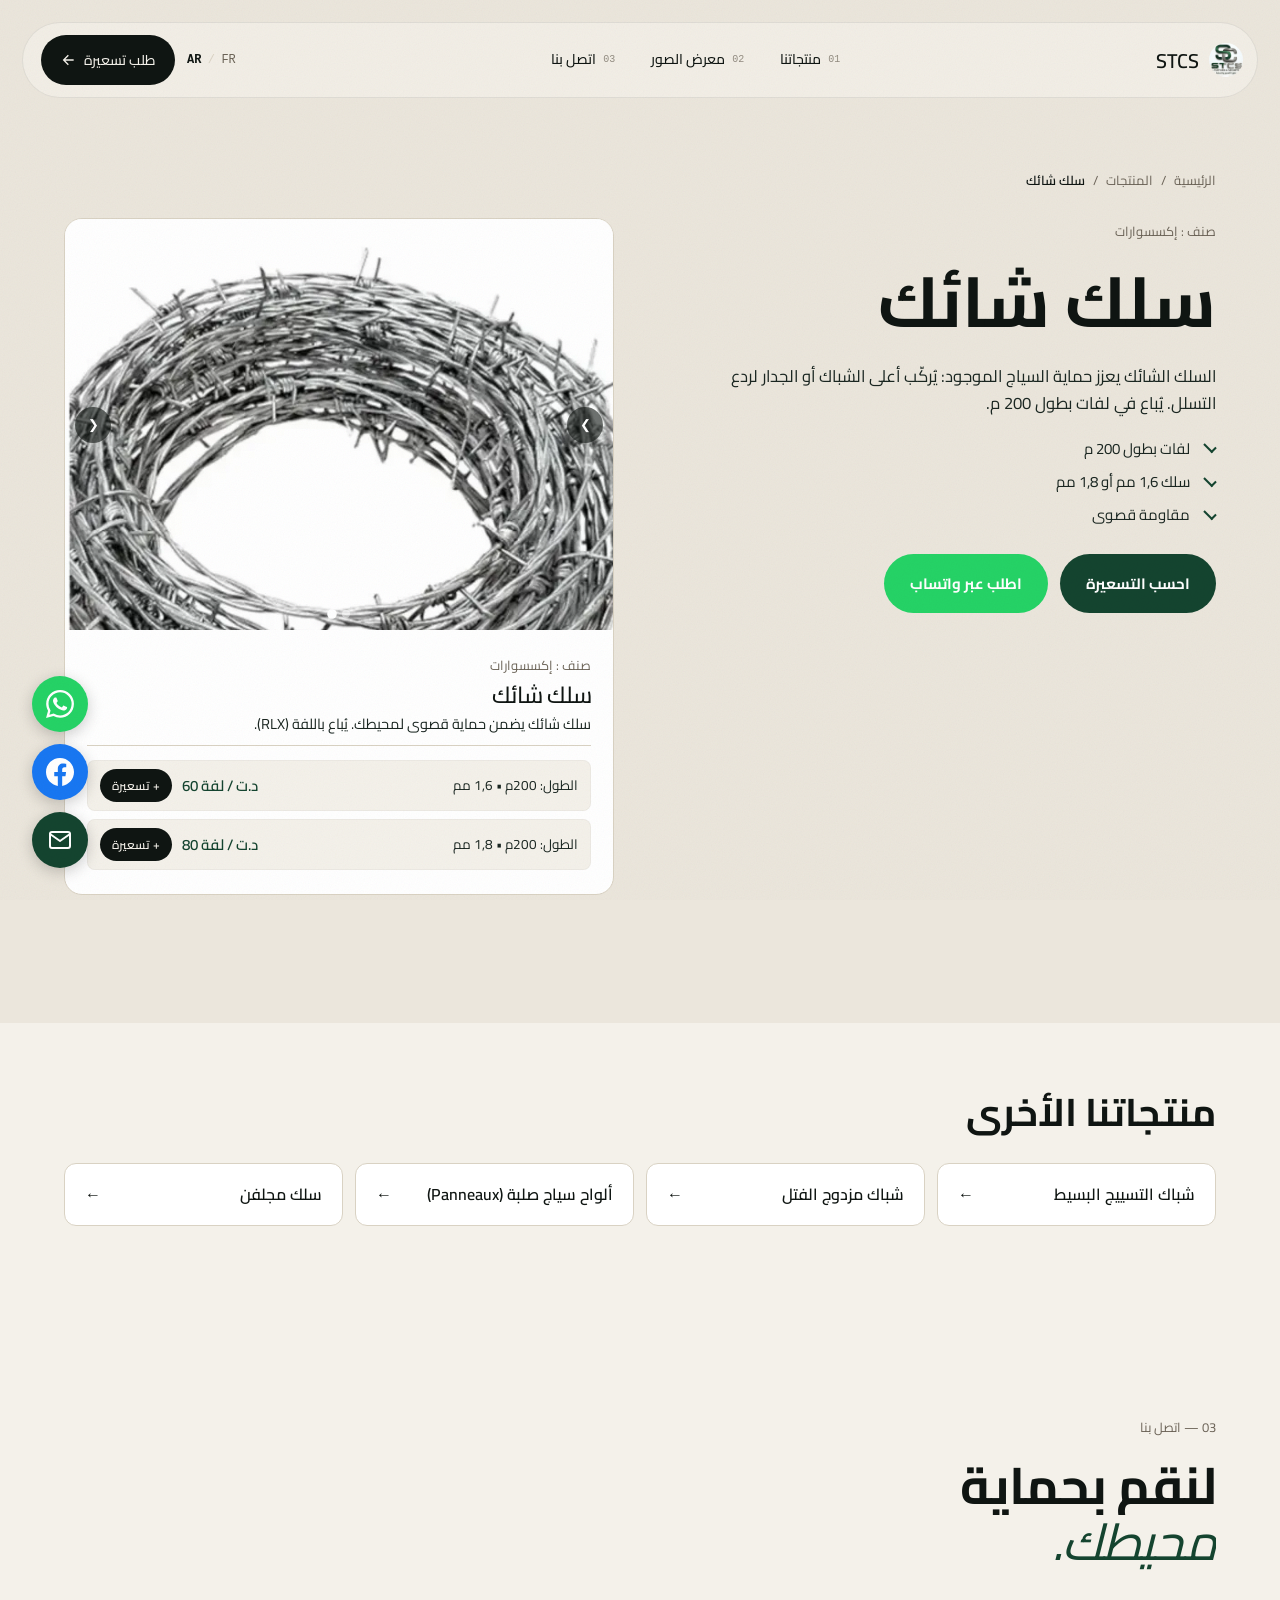
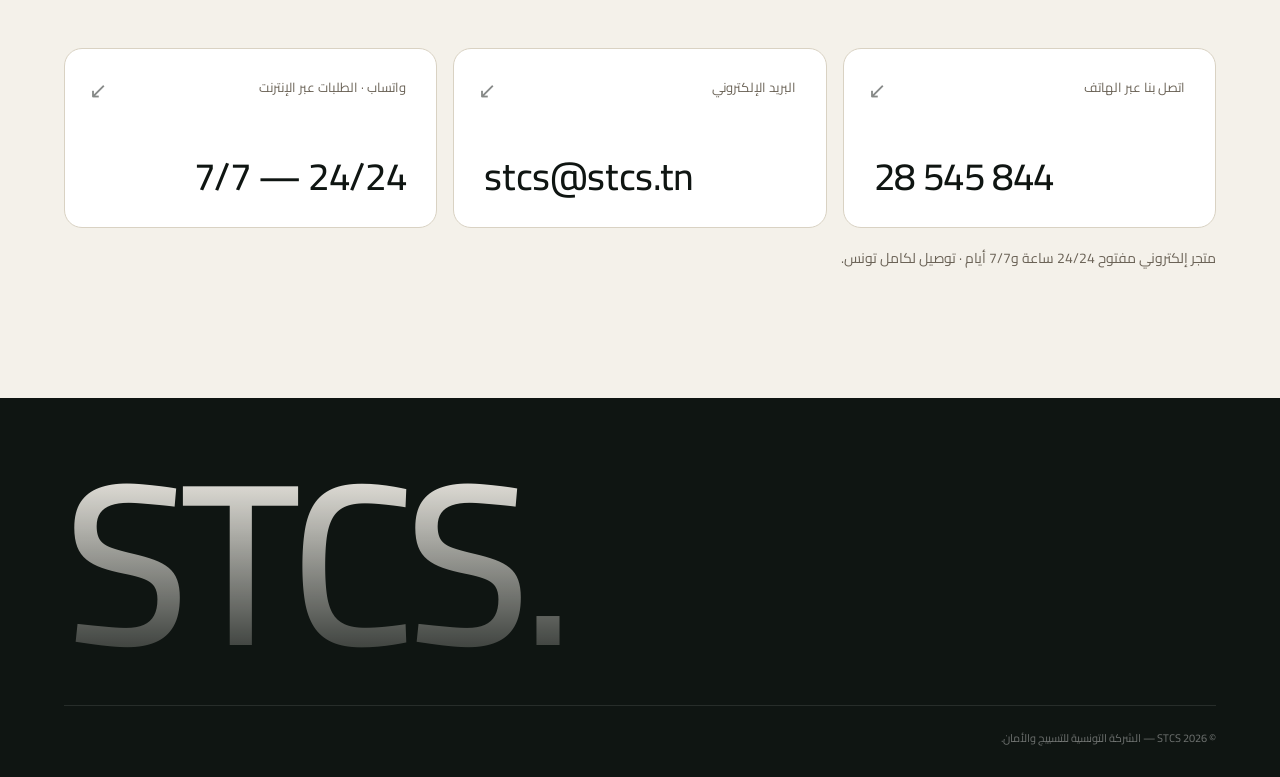
<file: fil-barbele-ar.html>
<!doctype html>
<html lang="ar" dir="rtl">
<head>
<!-- Page générée par tools/build-pages.js à partir de products.js — ne pas modifier à la main. -->
<meta charset="utf-8" />
<meta name="viewport" content="width=device-width,initial-scale=1" />
<title>سلك شائك — الأسعار في تونس | STCS</title>
<meta name="description" content="سلك شائك يضمن حماية قصوى لمحيطك. يُباع باللفة (RLX). الأسعار على الموقع، تسعيرة فورية وتوصيل لكامل تونس." />
<meta name="theme-color" content="#14442f" />

<!-- المشاركة (فيسبوك، واتساب…) -->
<meta property="og:type" content="product" />
<meta property="og:site_name" content="STCS" />
<meta property="og:title" content="سلك شائك — الأسعار في تونس | STCS" />
<meta property="og:description" content="سلك شائك يضمن حماية قصوى لمحيطك. يُباع باللفة (RLX). الأسعار على الموقع، تسعيرة فورية وتوصيل لكامل تونس." />
<meta property="og:url" content="https://www.stcs.tn/fil-barbele-ar.html" />
<meta property="og:image" content="https://www.stcs.tn/assets/products/fil-barbele-1.webp" />
<meta property="og:locale" content="ar_TN" />
<meta property="og:locale:alternate" content="fr_TN" />
<meta name="twitter:card" content="summary" />

<link rel="canonical" href="https://www.stcs.tn/fil-barbele-ar.html" />
<link rel="alternate" hreflang="fr" href="https://www.stcs.tn/fil-barbele.html" />
<link rel="alternate" hreflang="ar" href="https://www.stcs.tn/fil-barbele-ar.html" />
<link rel="alternate" hreflang="x-default" href="https://www.stcs.tn/fil-barbele.html" />
<link rel="preconnect" href="https://fonts.googleapis.com">
<link rel="preconnect" href="https://fonts.gstatic.com" crossorigin>
<link href="https://fonts.googleapis.com/css2?family=Cairo:wght@400;600;700;800;900&family=Inter:wght@300;400;500;600;700&display=swap" rel="stylesheet">
<link rel="stylesheet" href="styles.css" />
<script>
  /* Avant l'affichage : active les animations JS et saute l'intro si déjà vue dans cette session */
  (function (d) {
    d.classList.add("js");
    try {
      if (sessionStorage.getItem("stcs-intro") === "1") d.classList.add("no-intro");
      else sessionStorage.setItem("stcs-intro", "1");
    } catch (e) {}
  })(document.documentElement);
</script>
<link rel="icon" type="image/jpeg" href="assets/brand/logo.jpg" />

<script type="application/ld+json">
{
  "@context": "https://schema.org",
  "@graph": [
    {
      "@type": "Product",
      "name": "سلك شائك",
      "description": "السلك الشائك يعزز حماية السياج الموجود: يُركّب أعلى الشباك أو الجدار لردع التسلل. يُباع في لفات بطول 200 م.",
      "url": "https://www.stcs.tn/fil-barbele-ar.html",
      "image": [
        "https://www.stcs.tn/assets/products/fil-barbele-1.webp",
        "https://www.stcs.tn/assets/products/fil-barbele-2.webp"
      ],
      "brand": {
        "@type": "Brand",
        "name": "STCS"
      },
      "category": "إكسسوارات (أسلاك)",
      "offers": {
        "@type": "AggregateOffer",
        "priceCurrency": "TND",
        "lowPrice": 60,
        "highPrice": 80,
        "offerCount": 2,
        "seller": {
          "@type": "Organization",
          "name": "STCS",
          "url": "https://www.stcs.tn/"
        }
      }
    },
    {
      "@type": "BreadcrumbList",
      "itemListElement": [
        {
          "@type": "ListItem",
          "position": 1,
          "name": "الرئيسية",
          "item": "https://www.stcs.tn/index-ar.html"
        },
        {
          "@type": "ListItem",
          "position": 2,
          "name": "المنتجات",
          "item": "https://www.stcs.tn/index-ar.html#products"
        },
        {
          "@type": "ListItem",
          "position": 3,
          "name": "سلك شائك",
          "item": "https://www.stcs.tn/fil-barbele-ar.html"
        }
      ]
    }
  ]
}
</script>
</head>
<body>

<a class="skip-link" href="#produit">الانتقال إلى الكتالوج</a>

<div class="grain" aria-hidden="true"></div>
<div class="scroll-progress" id="scrollProgress" aria-hidden="true"></div>

<!-- Preloader -->
<div class="preloader" id="preloader" aria-hidden="true">
  <div class="preloader-inner">
    <div class="preloader-logo" dir="ltr">
      <span class="pl-letter">S</span><span class="pl-letter">T</span><span class="pl-letter">C</span><span class="pl-letter">S</span>
    </div>
    <div class="preloader-bar"><span></span></div>
    <p class="preloader-caption">التسييج والأمان</p>
  </div>
</div>

<!-- NAV -->
<header class="nav" id="nav">
  <a href="index-ar.html" class="nav-brand">
    <img src="assets/brand/logo.jpg" alt="" width="34" height="34" />
    <span>STCS</span>
  </a>
  <nav class="nav-links" aria-label="القائمة الرئيسية">
    <a href="index-ar.html#products"><span>01</span> منتجاتنا</a>
    <a href="index-ar.html#gallery"><span>02</span> معرض الصور</a>
    <a href="index-ar.html#contact"><span>03</span> اتصل بنا</a>
  </nav>
  <div class="nav-actions">
    <div class="lang-switcher">
      <a href="fil-barbele.html" hreflang="fr" lang="fr" aria-label="Français">FR</a>
      <span class="separator" aria-hidden="true">/</span>
      <a href="fil-barbele-ar.html" class="active" aria-current="page" lang="ar">AR</a>
    </div>
    <button type="button" class="nav-cta" data-open-modal="modale-devis" aria-haspopup="dialog">
      <span>طلب تسعيرة</span>
      <svg viewBox="0 0 24 24" width="16" height="16" fill="none" stroke="currentColor" stroke-width="2" aria-hidden="true"><path d="M19 12H5M11 19l-7-7 7-7"/></svg>
    </button>
  </div>
</header>

<main id="top">

  <!-- FICHE PRODUIT -->
  <section class="product-page" id="produit">
    <nav class="breadcrumb" aria-label="مسار التصفح">
      <a href="index-ar.html">الرئيسية</a><span aria-hidden="true">/</span>
      <a href="index-ar.html#products">المنتجات</a><span aria-hidden="true">/</span>
      <span aria-current="page">سلك شائك</span>
    </nav>

    <div class="product-page-grid">
      <div class="product-page-text">
        <span class="eyebrow">صنف : إكسسوارات</span>
        <h1 class="product-page-title">سلك شائك</h1>
        <p class="product-page-lead">السلك الشائك يعزز حماية السياج الموجود: يُركّب أعلى الشباك أو الجدار لردع التسلل. يُباع في لفات بطول 200 م.</p>
        <ul class="product-page-points">
          <li>لفات بطول 200 م</li>
          <li>سلك 1,6 مم أو 1,8 مم</li>
          <li>مقاومة قصوى</li>
        </ul>
        <div class="product-page-actions">
          <button type="button" class="btn btn--primary" data-open-modal="modale-devis" aria-haspopup="dialog">احسب التسعيرة</button>
          <a class="btn btn--whatsapp" href="https://wa.me/21628545844?text=%D9%85%D8%B1%D8%AD%D8%A8%D8%A7%D9%8B%20STCS%D8%8C%20%D8%A3%D9%86%D8%A7%20%D9%85%D9%87%D8%AA%D9%85%20%D8%A8%D9%80%3A%20%D8%B3%D9%84%D9%83%20%D8%B4%D8%A7%D8%A6%D9%83" target="_blank" rel="noopener noreferrer">اطلب عبر واتساب</a>
        </div>
      </div>

      <!-- Carte produit avec photos et prix, générée depuis products.js -->
      <div class="product-detail" id="productDetail" data-product="barbele"></div>
    </div>
    <noscript>
      <p class="noscript-msg">يرجى تفعيل JavaScript لعرض الأسعار، أو اتصلوا بنا على <a href="tel:+21628545844" dir="ltr">28 545 844</a>.</p>
    </noscript>
  </section>

  <!-- AUTRES PRODUITS -->
  <section class="related">
    <h2 class="related-title">منتجاتنا الأخرى</h2>
    <ul class="related-list">
        <li><a href="grillage-simple-torsion-ar.html">شباك التسييج البسيط<span aria-hidden="true">←</span></a></li>
        <li><a href="grillage-double-torsion-ar.html">شباك مزدوج الفتل<span aria-hidden="true">←</span></a></li>
        <li><a href="panneaux-rigides-ar.html">ألواح سياج صلبة (Panneaux)<span aria-hidden="true">←</span></a></li>
        <li><a href="fil-galvanise-ar.html">سلك مجلفن<span aria-hidden="true">←</span></a></li>
    </ul>
  </section>

  <!-- CONTACT -->
  <section class="contact" id="contact">
    <div class="section-head">
      <span class="eyebrow">03 — اتصل بنا</span>
      <h2 class="section-title section-title--xl"><span class="reveal-line">لنقم بحماية</span><span class="reveal-line"><em>محيطك.</em></span></h2>
    </div>
    <div class="contact-grid">
      <a class="contact-tile" href="tel:+21628545844"><span class="ct-label">اتصل بنا عبر الهاتف</span><strong dir="ltr">28 545 844</strong><span class="ct-arrow" aria-hidden="true">↙</span></a>
      <a class="contact-tile" href="mailto:stcs@stcs.tn"><span class="ct-label">البريد الإلكتروني</span><strong dir="ltr">stcs@stcs.tn</strong><span class="ct-arrow" aria-hidden="true">↙</span></a>
      <a class="contact-tile contact-tile--wa" href="https://wa.me/21628545844" target="_blank" rel="noopener noreferrer"><span class="ct-label">واتساب · الطلبات عبر الإنترنت</span><strong>24/24 — 7/7</strong><span class="ct-arrow" aria-hidden="true">↙</span></a>
    </div>
    <p class="contact-note">متجر إلكتروني مفتوح 24/24 ساعة و7/7 أيام · توصيل لكامل تونس.</p>
  </section>

  <!-- FOOTER -->
  <footer class="footer">
    <div class="footer-top"><p class="footer-mark" aria-hidden="true" dir="ltr">STCS.</p></div>
    <div class="footer-bottom"><span>© <span id="year"></span> STCS — الشركة التونسية للتسييج والأمان.</span></div>
  </footer>
</main>

<!-- MODALE DEVIS MULTI-ARTICLES -->
<div id="modale-devis" class="modale" role="dialog" aria-modal="true" aria-labelledby="modale-devis-titre" aria-hidden="true">
  <div class="modale-contenu" data-lenis-prevent>
    <button type="button" class="modale-fermer" aria-label="إغلاق">&times;</button>
    <div class="modale-header">
      <h3 id="modale-devis-titre">حاسبة التسعيرة</h3>
    </div>

    <div class="devis-form">
      <div>
        <label for="devis-produit" class="devis-label">1. اختر المنتج</label>
        <!-- Les options sont générées depuis products.js -->
        <select id="devis-produit" class="devis-input" data-autofocus></select>
      </div>

      <div>
        <label for="devis-longueur" class="devis-label">2. طول المحيط (بالمتر) أو الكمية (بالكغ)</label>
        <input type="number" id="devis-longueur" class="devis-input" placeholder="مثال: 580 (متر) أو 15 (كغ)" min="0" step="any" inputmode="decimal">
      </div>

      <button type="button" id="devis-ajouter" class="btn btn--secondary">+ إضافة هذا المنتج</button>
    </div>

    <div id="zone-panier" class="zone-panier" hidden>
      <h4 class="panier-titre">تفاصيل طلبك</h4>

      <ul id="panier-liste" class="panier-liste" aria-live="polite"></ul>

      <div class="panier-total">
        <span>المجموع التقديري :</span>
        <strong id="panier-total-prix" dir="ltr">0.00 DT</strong>
      </div>
      <p class="panier-note">الأسعار تقديرية. سيتم تأكيد التسعيرة النهائية عبر واتساب.</p>

      <fieldset class="devis-client">
        <legend class="devis-label">3. معلوماتك <span class="devis-optionnel">(اختياري، لرد أسرع)</span></legend>
        <div class="devis-client-grid">
          <input type="text" id="devis-nom" class="devis-input" placeholder="الاسم" autocomplete="name" aria-label="الاسم">
          <select id="devis-gouvernorat" class="devis-input" aria-label="ولاية التوصيل">
            <option value="">ولاية التوصيل…</option>
          </select>
        </div>
      </fieldset>

      <button type="button" id="devis-envoyer" class="btn btn--primary">
        إرسال طلب التسعيرة النهائي
        <svg viewBox="0 0 24 24" width="18" height="18" fill="none" stroke="currentColor" stroke-width="2" aria-hidden="true"><path d="M19 12H5M11 19l-7-7 7-7"/></svg>
      </button>
    </div>
  </div>
</div>

<!-- BOUTONS SOCIAUX FLOTTANTS -->
<div class="social-float">
  <a href="https://wa.me/21628545844" class="social-btn social-btn--wa" target="_blank" rel="noopener noreferrer" aria-label="تواصل معنا عبر واتساب">
    <svg viewBox="0 0 24 24" width="28" height="28" fill="currentColor"><path d="M17.472 14.382c-.297-.149-1.758-.867-2.03-.967-.273-.099-.471-.148-.67.15-.197.297-.767.966-.94 1.164-.173.199-.347.223-.644.075-.297-.15-1.255-.463-2.39-1.475-.883-.788-1.48-1.761-1.653-2.059-.173-.297-.018-.458.13-.606.134-.133.298-.347.446-.52.149-.174.198-.298.298-.497.099-.198.05-.371-.025-.52-.075-.149-.669-1.612-.916-2.207-.242-.579-.487-.5-.669-.51a12.8 12.8 0 0 0-.57-.01c-.198 0-.52.074-.792.372-.272.297-1.04 1.016-1.04 2.479 0 1.462 1.065 2.875 1.213 3.074.149.198 2.096 3.2 5.077 4.487.709.306 1.262.489 1.694.625.712.227 1.36.195 1.871.118.571-.085 1.758-.719 2.006-1.413.248-.694.248-1.289.173-1.413-.074-.124-.272-.198-.57-.347m-5.421 7.403h-.004a9.87 9.87 0 0 1-5.031-1.378l-.361-.214-3.741.982.998-3.648-.235-.374a9.86 9.86 0 0 1-1.51-5.26c.001-5.45 4.436-9.884 9.888-9.884 2.64 0 5.122 1.03 6.988 2.898a9.825 9.825 0 0 1 2.893 6.994c-.003 5.45-4.437 9.884-9.885 9.884m8.413-18.297A11.815 11.815 0 0 0 12.05 0C5.495 0 .16 5.335.157 11.892c0 2.096.547 4.142 1.588 5.945L.057 24l6.305-1.654a11.882 11.882 0 0 0 5.683 1.448h.005c6.554 0 11.89-5.335 11.893-11.893a11.821 11.821 0 0 0-3.48-8.413Z"/></svg>
  </a>
  <a href="https://www.facebook.com/profile.php?id=61593095852095" class="social-btn social-btn--fb" target="_blank" rel="noopener noreferrer" aria-label="قم بزيارة صفحتنا على الفيسبوك">
    <svg viewBox="0 0 24 24" width="28" height="28" fill="currentColor"><path d="M24 12.073c0-6.627-5.373-12-12-12s-12 5.373-12 12c0 5.99 4.388 10.954 10.125 11.854v-8.385H7.078v-3.469h3.047V9.43c0-3.007 1.792-4.669 4.533-4.669 1.312 0 2.686.235 2.686.235v2.953H15.83c-1.491 0-1.956.925-1.956 1.874v2.25h3.328l-.532 3.469h-2.796v8.385C19.612 23.027 24 18.062 24 12.073z"/></svg>
  </a>
  <a href="mailto:stcs@stcs.tn" class="social-btn social-btn--mail" aria-label="أرسل لنا بريدًا إلكترونيًا">
    <svg viewBox="0 0 24 24" width="24" height="24" fill="none" stroke="currentColor" stroke-width="2" stroke-linecap="round" stroke-linejoin="round"><path d="M4 4h16c1.1 0 2 .9 2 2v12c0 1.1-.9 2-2 2H4c-1.1 0-2-.9-2-2V6c0-1.1.9-2 2-2z"></path><polyline points="22,6 12,13 2,6"></polyline></svg>
  </a>
</div>

<script src="assets/vendor/lenis.min.js" defer></script>
<script src="products.js" defer></script>
<script src="script.js" defer></script>
</body>
</html>
</file>
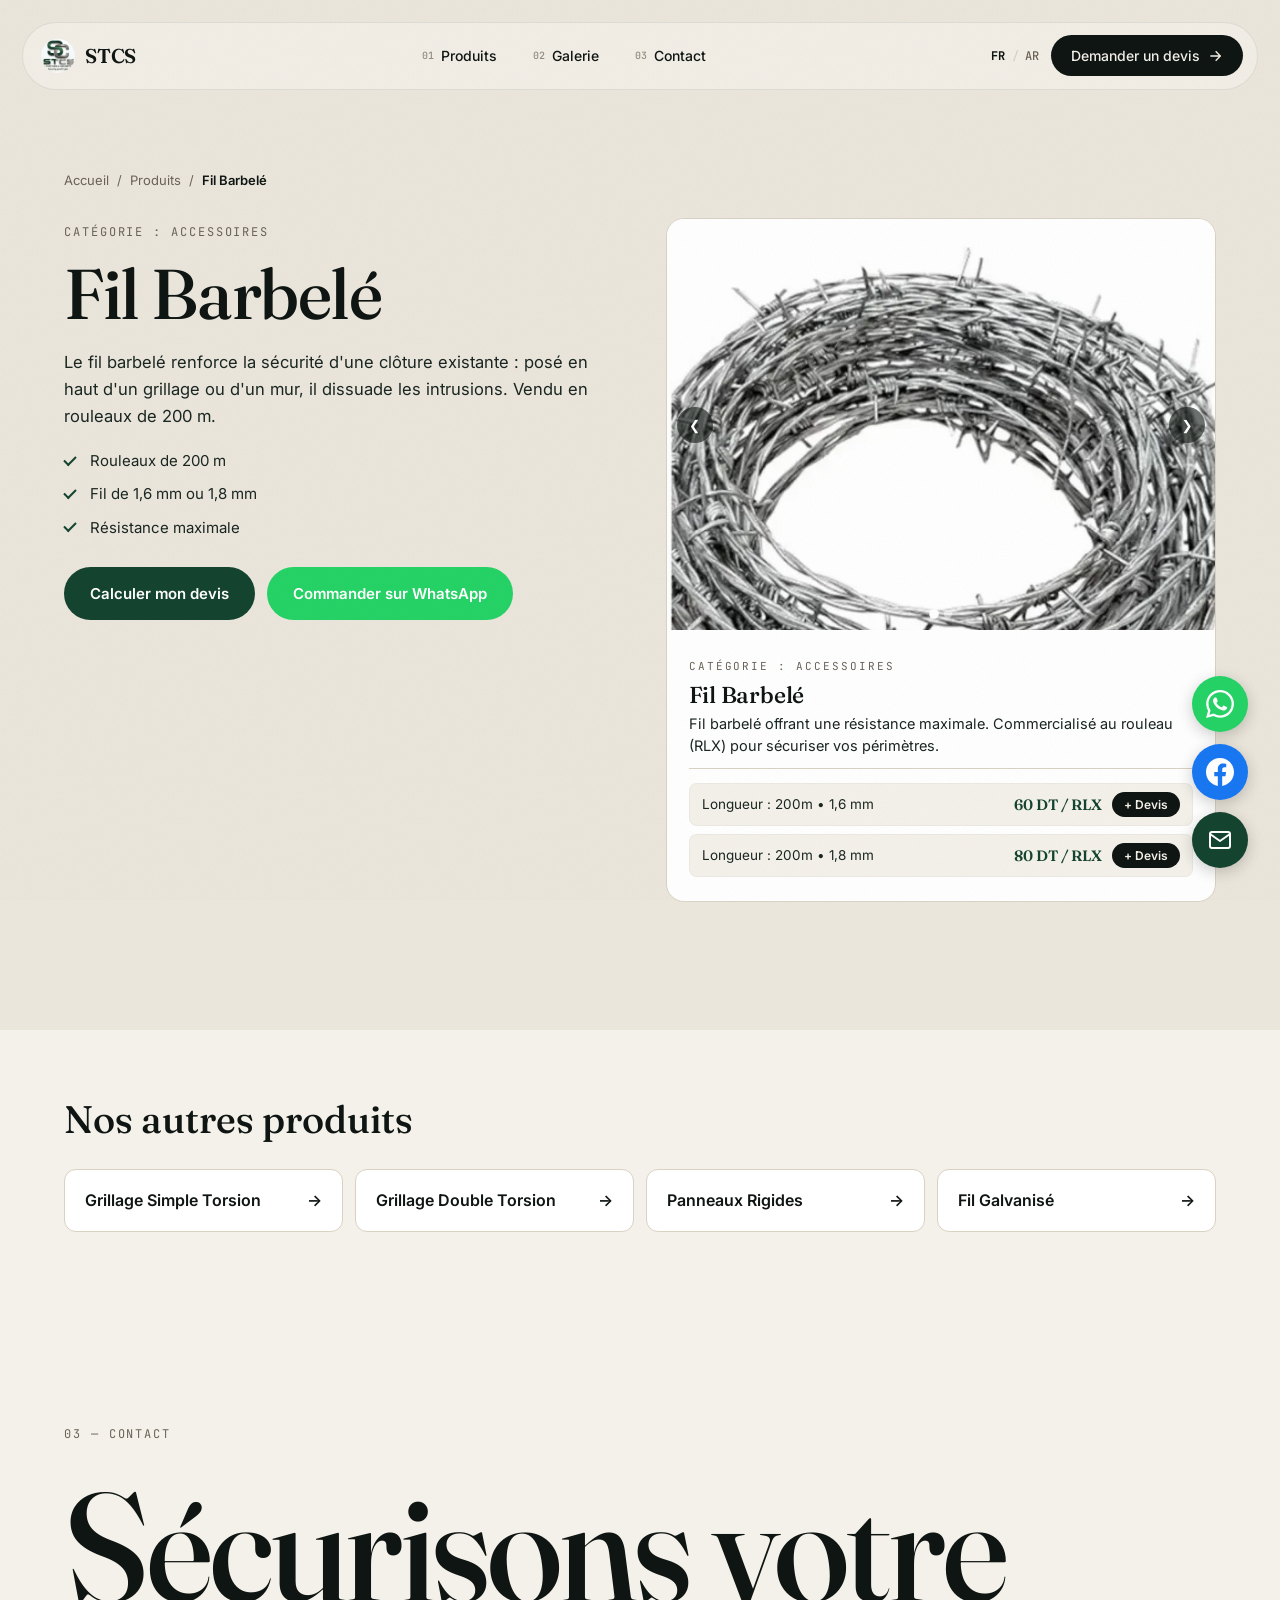
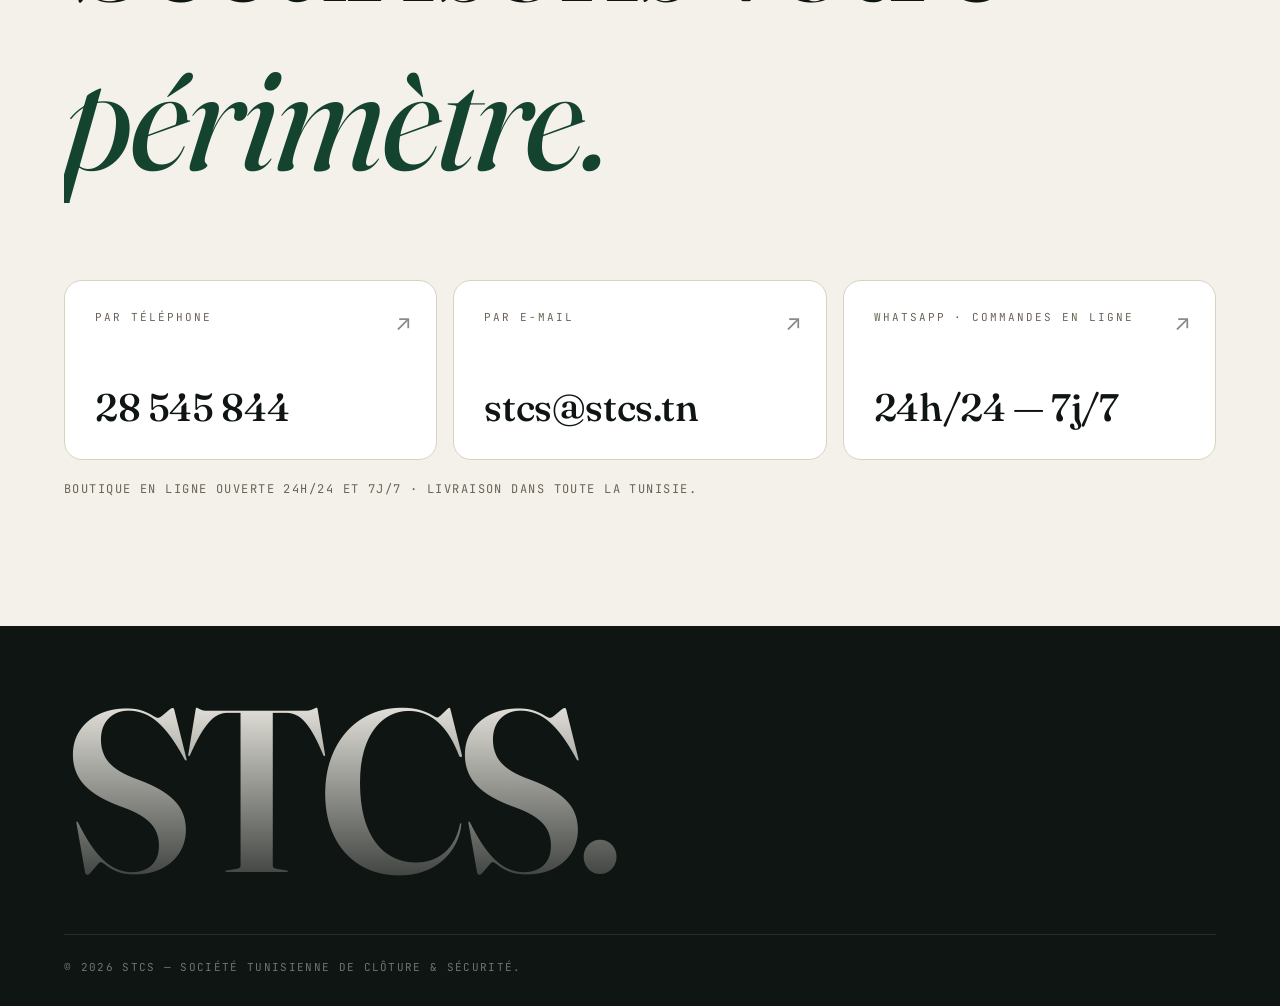
<file: fil-barbele.html>
<!doctype html>
<html lang="fr">
<head>
<!-- Page générée par tools/build-pages.js à partir de products.js — ne pas modifier à la main. -->
<meta charset="utf-8" />
<meta name="viewport" content="width=device-width,initial-scale=1" />
<title>Fil Barbelé — Prix en Tunisie | STCS</title>
<meta name="description" content="Fil barbelé offrant une résistance maximale. Commercialisé au rouleau (RLX) pour sécuriser vos périmètres. Prix en ligne, devis instantané et livraison dans toute la Tunisie." />
<meta name="theme-color" content="#14442f" />

<!-- Partage (Facebook, WhatsApp, LinkedIn…) -->
<meta property="og:type" content="product" />
<meta property="og:site_name" content="STCS" />
<meta property="og:title" content="Fil Barbelé — Prix en Tunisie | STCS" />
<meta property="og:description" content="Fil barbelé offrant une résistance maximale. Commercialisé au rouleau (RLX) pour sécuriser vos périmètres. Prix en ligne, devis instantané et livraison dans toute la Tunisie." />
<meta property="og:url" content="https://www.stcs.tn/fil-barbele.html" />
<meta property="og:image" content="https://www.stcs.tn/assets/products/fil-barbele-1.webp" />
<meta property="og:locale" content="fr_TN" />
<meta property="og:locale:alternate" content="ar_TN" />
<meta name="twitter:card" content="summary" />

<link rel="canonical" href="https://www.stcs.tn/fil-barbele.html" />
<link rel="alternate" hreflang="fr" href="https://www.stcs.tn/fil-barbele.html" />
<link rel="alternate" hreflang="ar" href="https://www.stcs.tn/fil-barbele-ar.html" />
<link rel="alternate" hreflang="x-default" href="https://www.stcs.tn/fil-barbele.html" />
<link rel="preconnect" href="https://fonts.googleapis.com">
<link rel="preconnect" href="https://fonts.gstatic.com" crossorigin>
<link href="https://fonts.googleapis.com/css2?family=Fraunces:opsz,wght@9..144,400;500;600;700&family=Inter:wght@300;400;500;600;700&family=JetBrains+Mono:wght@400;500&display=swap" rel="stylesheet">
<link rel="stylesheet" href="styles.css" />
<script>
  /* Avant l'affichage : active les animations JS et saute l'intro si déjà vue dans cette session */
  (function (d) {
    d.classList.add("js");
    try {
      if (sessionStorage.getItem("stcs-intro") === "1") d.classList.add("no-intro");
      else sessionStorage.setItem("stcs-intro", "1");
    } catch (e) {}
  })(document.documentElement);
</script>
<link rel="icon" type="image/jpeg" href="assets/brand/logo.jpg" />

<script type="application/ld+json">
{
  "@context": "https://schema.org",
  "@graph": [
    {
      "@type": "Product",
      "name": "Fil Barbelé",
      "description": "Le fil barbelé renforce la sécurité d'une clôture existante : posé en haut d'un grillage ou d'un mur, il dissuade les intrusions. Vendu en rouleaux de 200 m.",
      "url": "https://www.stcs.tn/fil-barbele.html",
      "image": [
        "https://www.stcs.tn/assets/products/fil-barbele-1.webp",
        "https://www.stcs.tn/assets/products/fil-barbele-2.webp"
      ],
      "brand": {
        "@type": "Brand",
        "name": "STCS"
      },
      "category": "Accessoires (Fils)",
      "offers": {
        "@type": "AggregateOffer",
        "priceCurrency": "TND",
        "lowPrice": 60,
        "highPrice": 80,
        "offerCount": 2,
        "seller": {
          "@type": "Organization",
          "name": "STCS",
          "url": "https://www.stcs.tn/"
        }
      }
    },
    {
      "@type": "BreadcrumbList",
      "itemListElement": [
        {
          "@type": "ListItem",
          "position": 1,
          "name": "Accueil",
          "item": "https://www.stcs.tn/"
        },
        {
          "@type": "ListItem",
          "position": 2,
          "name": "Produits",
          "item": "https://www.stcs.tn/#products"
        },
        {
          "@type": "ListItem",
          "position": 3,
          "name": "Fil Barbelé",
          "item": "https://www.stcs.tn/fil-barbele.html"
        }
      ]
    }
  ]
}
</script>
</head>
<body>

<a class="skip-link" href="#produit">Aller au catalogue</a>

<div class="grain" aria-hidden="true"></div>
<div class="scroll-progress" id="scrollProgress" aria-hidden="true"></div>

<!-- Preloader -->
<div class="preloader" id="preloader" aria-hidden="true">
  <div class="preloader-inner">
    <div class="preloader-logo">
      <span class="pl-letter">S</span><span class="pl-letter">T</span><span class="pl-letter">C</span><span class="pl-letter">S</span>
    </div>
    <div class="preloader-bar"><span></span></div>
    <p class="preloader-caption">Clôture &amp; Sécurité</p>
  </div>
</div>

<!-- NAV -->
<header class="nav" id="nav">
  <a href="index.html" class="nav-brand">
    <img src="assets/brand/logo.jpg" alt="" width="34" height="34" />
    <span>STCS</span>
  </a>
  <nav class="nav-links" aria-label="Navigation principale">
    <a href="index.html#products"><span>01</span> Produits</a>
    <a href="index.html#gallery"><span>02</span> Galerie</a>
    <a href="index.html#contact"><span>03</span> Contact</a>
  </nav>
  <div class="nav-actions">
    <div class="lang-switcher">
      <a href="fil-barbele.html" class="active" aria-current="page" lang="fr">FR</a>
      <span class="separator" aria-hidden="true">/</span>
      <a href="fil-barbele-ar.html" hreflang="ar" lang="ar" aria-label="العربية">AR</a>
    </div>
    <button type="button" class="nav-cta" data-open-modal="modale-devis" aria-haspopup="dialog">
      <span>Demander un devis</span>
      <svg viewBox="0 0 24 24" width="16" height="16" fill="none" stroke="currentColor" stroke-width="2" aria-hidden="true"><path d="M5 12h14M13 5l7 7-7 7"/></svg>
    </button>
  </div>
</header>

<main id="top">

  <!-- FICHE PRODUIT -->
  <section class="product-page" id="produit">
    <nav class="breadcrumb" aria-label="Fil d'Ariane">
      <a href="index.html">Accueil</a><span aria-hidden="true">/</span>
      <a href="index.html#products">Produits</a><span aria-hidden="true">/</span>
      <span aria-current="page">Fil Barbelé</span>
    </nav>

    <div class="product-page-grid">
      <div class="product-page-text">
        <span class="eyebrow">Catégorie : Accessoires</span>
        <h1 class="product-page-title">Fil Barbelé</h1>
        <p class="product-page-lead">Le fil barbelé renforce la sécurité d'une clôture existante : posé en haut d'un grillage ou d'un mur, il dissuade les intrusions. Vendu en rouleaux de 200 m.</p>
        <ul class="product-page-points">
          <li>Rouleaux de 200 m</li>
          <li>Fil de 1,6 mm ou 1,8 mm</li>
          <li>Résistance maximale</li>
        </ul>
        <div class="product-page-actions">
          <button type="button" class="btn btn--primary" data-open-modal="modale-devis" aria-haspopup="dialog">Calculer mon devis</button>
          <a class="btn btn--whatsapp" href="https://wa.me/21628545844?text=Bonjour%20STCS%2C%20je%20suis%20int%C3%A9ress%C3%A9(e)%20par%20%3A%20Fil%20Barbel%C3%A9" target="_blank" rel="noopener noreferrer">Commander sur WhatsApp</a>
        </div>
      </div>

      <!-- Carte produit avec photos et prix, générée depuis products.js -->
      <div class="product-detail" id="productDetail" data-product="barbele"></div>
    </div>
    <noscript>
      <p class="noscript-msg">Activez JavaScript pour afficher les prix, ou contactez-nous au <a href="tel:+21628545844" dir="ltr">28 545 844</a>.</p>
    </noscript>
  </section>

  <!-- AUTRES PRODUITS -->
  <section class="related">
    <h2 class="related-title">Nos autres produits</h2>
    <ul class="related-list">
        <li><a href="grillage-simple-torsion.html">Grillage Simple Torsion<span aria-hidden="true">→</span></a></li>
        <li><a href="grillage-double-torsion.html">Grillage Double Torsion<span aria-hidden="true">→</span></a></li>
        <li><a href="panneaux-rigides.html">Panneaux Rigides<span aria-hidden="true">→</span></a></li>
        <li><a href="fil-galvanise.html">Fil Galvanisé<span aria-hidden="true">→</span></a></li>
    </ul>
  </section>

  <!-- CONTACT -->
  <section class="contact" id="contact">
    <div class="section-head">
      <span class="eyebrow">03 — Contact</span>
      <h2 class="section-title section-title--xl"><span class="reveal-line">Sécurisons votre</span><span class="reveal-line"><em>périmètre.</em></span></h2>
    </div>
    <div class="contact-grid">
      <a class="contact-tile" href="tel:+21628545844"><span class="ct-label">Par téléphone</span><strong dir="ltr">28 545 844</strong><span class="ct-arrow" aria-hidden="true">↗</span></a>
      <a class="contact-tile" href="mailto:stcs@stcs.tn"><span class="ct-label">Par e-mail</span><strong dir="ltr">stcs@stcs.tn</strong><span class="ct-arrow" aria-hidden="true">↗</span></a>
      <a class="contact-tile contact-tile--wa" href="https://wa.me/21628545844" target="_blank" rel="noopener noreferrer"><span class="ct-label">WhatsApp · Commandes en ligne</span><strong>24h/24 — 7j/7</strong><span class="ct-arrow" aria-hidden="true">↗</span></a>
    </div>
    <p class="contact-note">Boutique en ligne ouverte 24h/24 et 7j/7 · Livraison dans toute la Tunisie.</p>
  </section>

  <!-- FOOTER -->
  <footer class="footer">
    <div class="footer-top"><p class="footer-mark" aria-hidden="true">STCS.</p></div>
    <div class="footer-bottom"><span>© <span id="year"></span> STCS — Société Tunisienne de Clôture &amp; Sécurité.</span></div>
  </footer>
</main>

<!-- MODALE DEVIS MULTI-ARTICLES -->
<div id="modale-devis" class="modale" role="dialog" aria-modal="true" aria-labelledby="modale-devis-titre" aria-hidden="true">
  <div class="modale-contenu" data-lenis-prevent>
    <button type="button" class="modale-fermer" aria-label="Fermer">&times;</button>
    <div class="modale-header">
      <h3 id="modale-devis-titre">Calculateur de Devis</h3>
    </div>

    <div class="devis-form">
      <div>
        <label for="devis-produit" class="devis-label">1. Choisissez votre produit</label>
        <!-- Les options sont générées depuis products.js -->
        <select id="devis-produit" class="devis-input" data-autofocus></select>
      </div>

      <div>
        <label for="devis-longueur" class="devis-label">2. Périmètre (en m) ou Quantité (en kg)</label>
        <input type="number" id="devis-longueur" class="devis-input" placeholder="Ex: 580 (mètres) ou 15 (kg)" min="0" step="any" inputmode="decimal">
      </div>

      <button type="button" id="devis-ajouter" class="btn btn--secondary">+ Ajouter cet article</button>
    </div>

    <div id="zone-panier" class="zone-panier" hidden>
      <h4 class="panier-titre">Détails de votre devis</h4>

      <ul id="panier-liste" class="panier-liste" aria-live="polite"></ul>

      <div class="panier-total">
        <span>Prix Total Estimé :</span>
        <strong id="panier-total-prix" dir="ltr">0.00 DT</strong>
      </div>
      <p class="panier-note">Prix indicatifs. Le devis final vous sera confirmé sur WhatsApp.</p>

      <fieldset class="devis-client">
        <legend class="devis-label">3. Vos coordonnées <span class="devis-optionnel">(facultatif, pour une réponse plus rapide)</span></legend>
        <div class="devis-client-grid">
          <input type="text" id="devis-nom" class="devis-input" placeholder="Votre nom" autocomplete="name" aria-label="Votre nom">
          <select id="devis-gouvernorat" class="devis-input" aria-label="Gouvernorat de livraison">
            <option value="">Gouvernorat de livraison…</option>
          </select>
        </div>
      </fieldset>

      <button type="button" id="devis-envoyer" class="btn btn--primary">
        Demander un devis final
        <svg viewBox="0 0 24 24" width="18" height="18" fill="none" stroke="currentColor" stroke-width="2" aria-hidden="true"><path d="M5 12h14M13 5l7 7-7 7"/></svg>
      </button>
    </div>
  </div>
</div>

<!-- BOUTONS SOCIAUX FLOTTANTS -->
<div class="social-float">
  <a href="https://wa.me/21628545844" class="social-btn social-btn--wa" target="_blank" rel="noopener noreferrer" aria-label="Contactez-nous sur WhatsApp">
    <svg viewBox="0 0 24 24" width="28" height="28" fill="currentColor"><path d="M17.472 14.382c-.297-.149-1.758-.867-2.03-.967-.273-.099-.471-.148-.67.15-.197.297-.767.966-.94 1.164-.173.199-.347.223-.644.075-.297-.15-1.255-.463-2.39-1.475-.883-.788-1.48-1.761-1.653-2.059-.173-.297-.018-.458.13-.606.134-.133.298-.347.446-.52.149-.174.198-.298.298-.497.099-.198.05-.371-.025-.52-.075-.149-.669-1.612-.916-2.207-.242-.579-.487-.5-.669-.51a12.8 12.8 0 0 0-.57-.01c-.198 0-.52.074-.792.372-.272.297-1.04 1.016-1.04 2.479 0 1.462 1.065 2.875 1.213 3.074.149.198 2.096 3.2 5.077 4.487.709.306 1.262.489 1.694.625.712.227 1.36.195 1.871.118.571-.085 1.758-.719 2.006-1.413.248-.694.248-1.289.173-1.413-.074-.124-.272-.198-.57-.347m-5.421 7.403h-.004a9.87 9.87 0 0 1-5.031-1.378l-.361-.214-3.741.982.998-3.648-.235-.374a9.86 9.86 0 0 1-1.51-5.26c.001-5.45 4.436-9.884 9.888-9.884 2.64 0 5.122 1.03 6.988 2.898a9.825 9.825 0 0 1 2.893 6.994c-.003 5.45-4.437 9.884-9.885 9.884m8.413-18.297A11.815 11.815 0 0 0 12.05 0C5.495 0 .16 5.335.157 11.892c0 2.096.547 4.142 1.588 5.945L.057 24l6.305-1.654a11.882 11.882 0 0 0 5.683 1.448h.005c6.554 0 11.89-5.335 11.893-11.893a11.821 11.821 0 0 0-3.48-8.413Z"/></svg>
  </a>
  <a href="https://www.facebook.com/profile.php?id=61593095852095" class="social-btn social-btn--fb" target="_blank" rel="noopener noreferrer" aria-label="Visitez notre page Facebook">
    <svg viewBox="0 0 24 24" width="28" height="28" fill="currentColor"><path d="M24 12.073c0-6.627-5.373-12-12-12s-12 5.373-12 12c0 5.99 4.388 10.954 10.125 11.854v-8.385H7.078v-3.469h3.047V9.43c0-3.007 1.792-4.669 4.533-4.669 1.312 0 2.686.235 2.686.235v2.953H15.83c-1.491 0-1.956.925-1.956 1.874v2.25h3.328l-.532 3.469h-2.796v8.385C19.612 23.027 24 18.062 24 12.073z"/></svg>
  </a>
  <a href="mailto:stcs@stcs.tn" class="social-btn social-btn--mail" aria-label="Envoyez-nous un e-mail">
    <svg viewBox="0 0 24 24" width="24" height="24" fill="none" stroke="currentColor" stroke-width="2" stroke-linecap="round" stroke-linejoin="round"><path d="M4 4h16c1.1 0 2 .9 2 2v12c0 1.1-.9 2-2 2H4c-1.1 0-2-.9-2-2V6c0-1.1.9-2 2-2z"></path><polyline points="22,6 12,13 2,6"></polyline></svg>
  </a>
</div>

<script src="assets/vendor/lenis.min.js" defer></script>
<script src="products.js" defer></script>
<script src="script.js" defer></script>
</body>
</html>
</file>
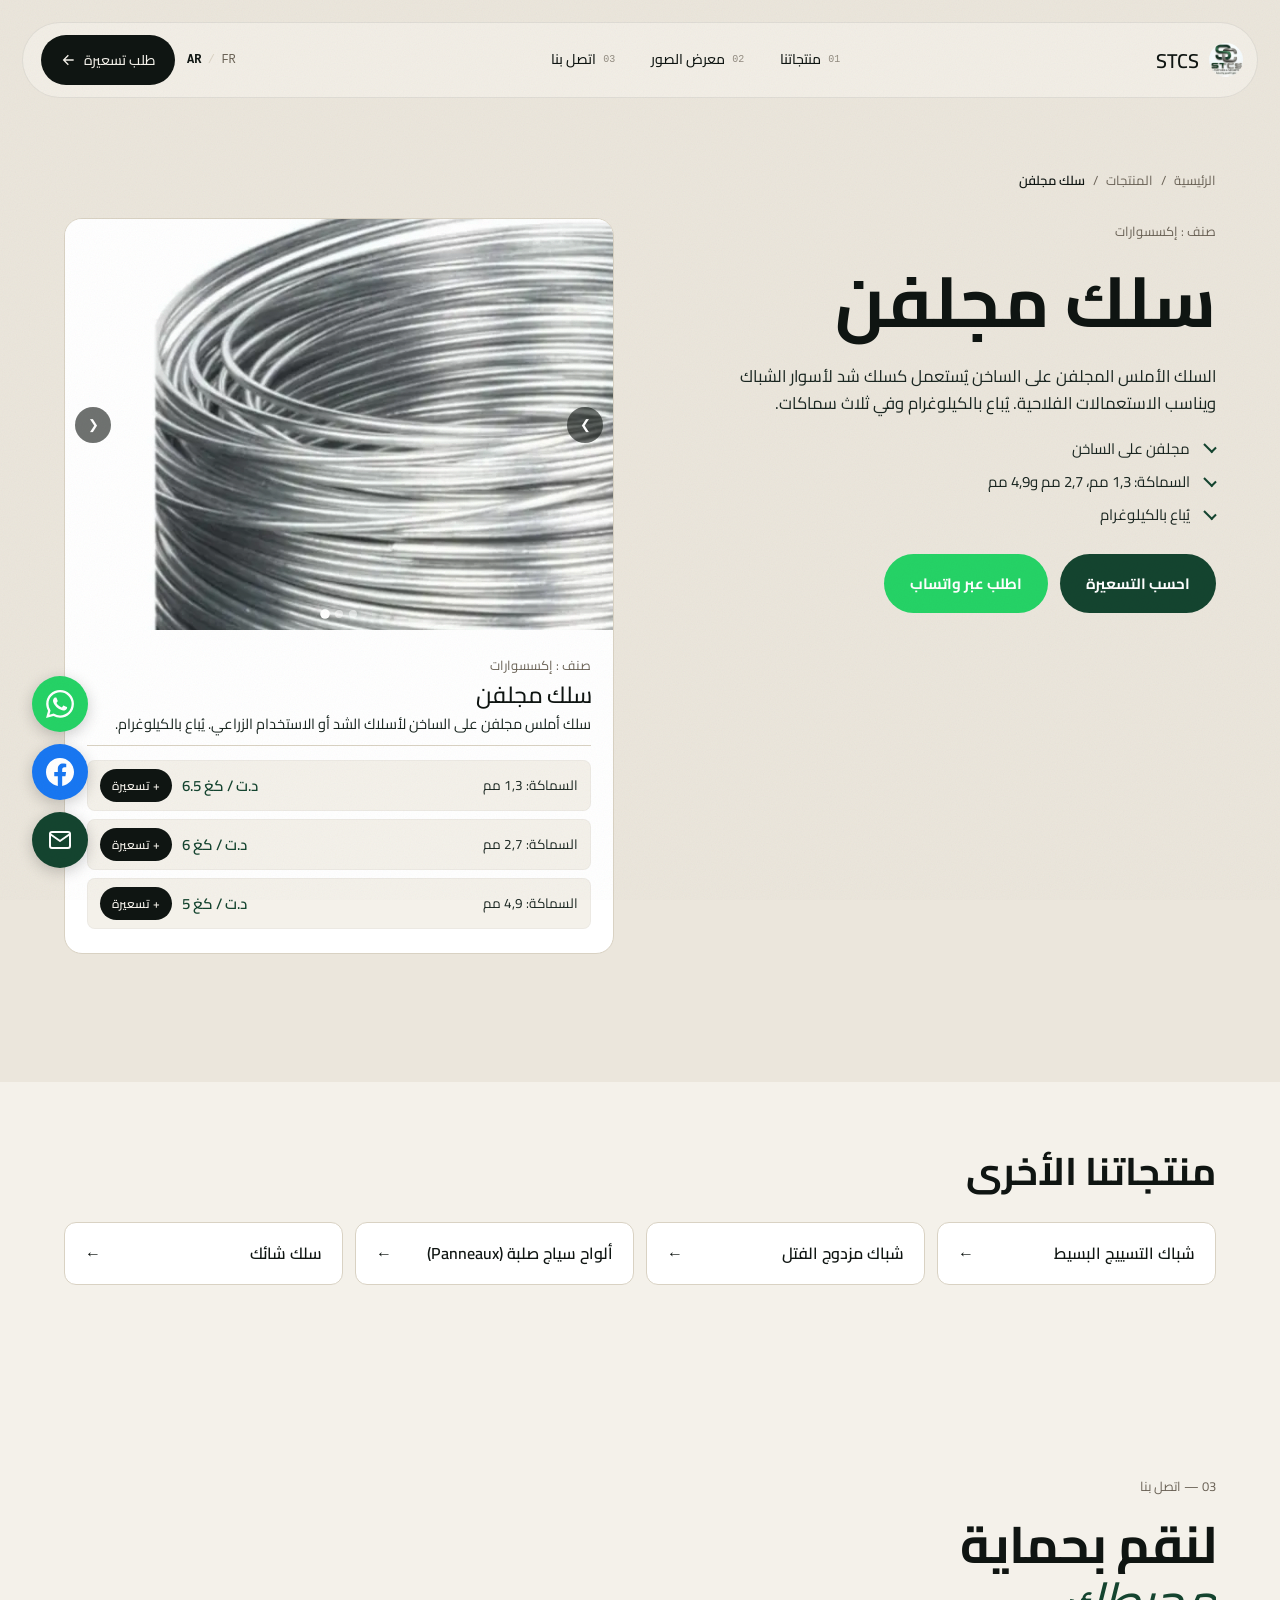
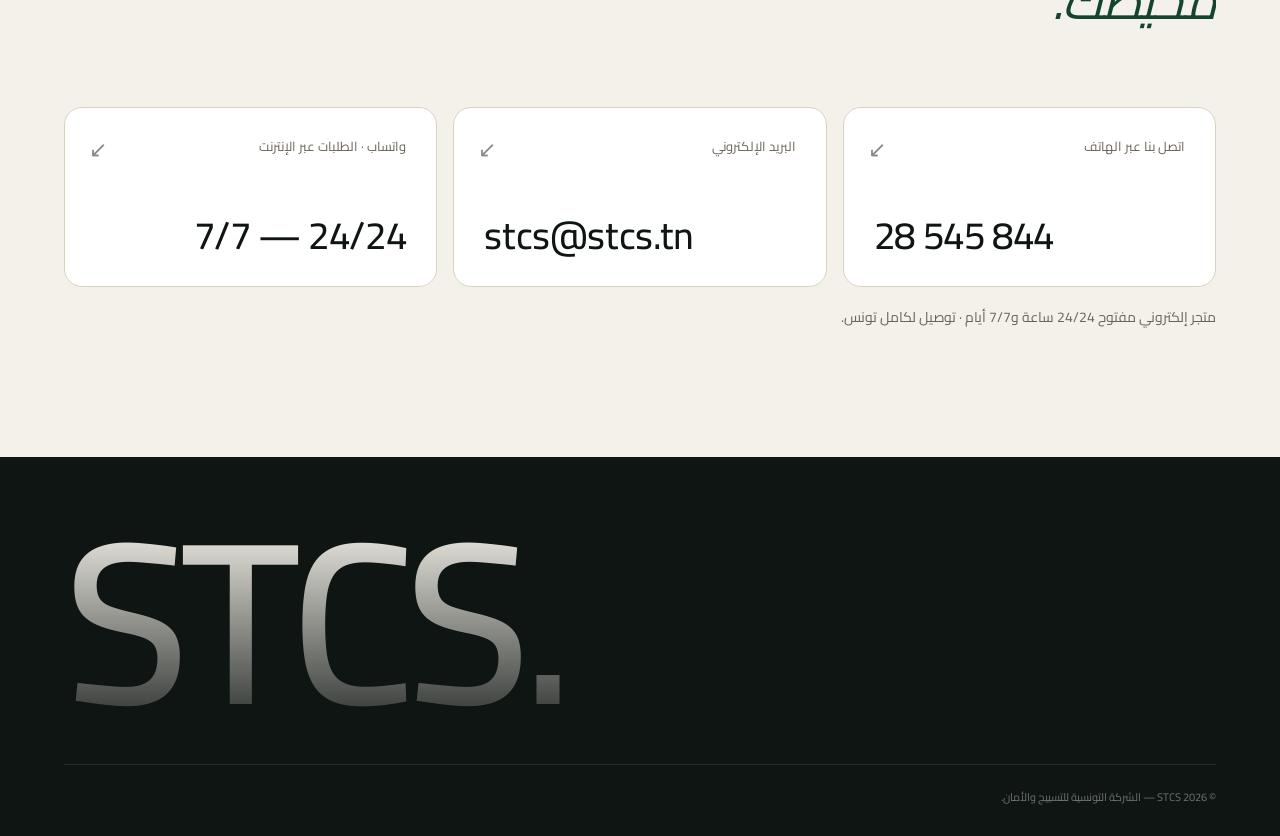
<file: fil-galvanise-ar.html>
<!doctype html>
<html lang="ar" dir="rtl">
<head>
<!-- Page générée par tools/build-pages.js à partir de products.js — ne pas modifier à la main. -->
<meta charset="utf-8" />
<meta name="viewport" content="width=device-width,initial-scale=1" />
<title>سلك مجلفن — الأسعار في تونس | STCS</title>
<meta name="description" content="سلك أملس مجلفن على الساخن لأسلاك الشد أو الاستخدام الزراعي. يُباع بالكيلوغرام. الأسعار على الموقع، تسعيرة فورية وتوصيل لكامل تونس." />
<meta name="theme-color" content="#14442f" />

<!-- المشاركة (فيسبوك، واتساب…) -->
<meta property="og:type" content="product" />
<meta property="og:site_name" content="STCS" />
<meta property="og:title" content="سلك مجلفن — الأسعار في تونس | STCS" />
<meta property="og:description" content="سلك أملس مجلفن على الساخن لأسلاك الشد أو الاستخدام الزراعي. يُباع بالكيلوغرام. الأسعار على الموقع، تسعيرة فورية وتوصيل لكامل تونس." />
<meta property="og:url" content="https://www.stcs.tn/fil-galvanise-ar.html" />
<meta property="og:image" content="https://www.stcs.tn/assets/products/fil-galvanise-1.webp" />
<meta property="og:locale" content="ar_TN" />
<meta property="og:locale:alternate" content="fr_TN" />
<meta name="twitter:card" content="summary" />

<link rel="canonical" href="https://www.stcs.tn/fil-galvanise-ar.html" />
<link rel="alternate" hreflang="fr" href="https://www.stcs.tn/fil-galvanise.html" />
<link rel="alternate" hreflang="ar" href="https://www.stcs.tn/fil-galvanise-ar.html" />
<link rel="alternate" hreflang="x-default" href="https://www.stcs.tn/fil-galvanise.html" />
<link rel="preconnect" href="https://fonts.googleapis.com">
<link rel="preconnect" href="https://fonts.gstatic.com" crossorigin>
<link href="https://fonts.googleapis.com/css2?family=Cairo:wght@400;600;700;800;900&family=Inter:wght@300;400;500;600;700&display=swap" rel="stylesheet">
<link rel="stylesheet" href="styles.css" />
<script>
  /* Avant l'affichage : active les animations JS et saute l'intro si déjà vue dans cette session */
  (function (d) {
    d.classList.add("js");
    try {
      if (sessionStorage.getItem("stcs-intro") === "1") d.classList.add("no-intro");
      else sessionStorage.setItem("stcs-intro", "1");
    } catch (e) {}
  })(document.documentElement);
</script>
<link rel="icon" type="image/jpeg" href="assets/brand/logo.jpg" />

<script type="application/ld+json">
{
  "@context": "https://schema.org",
  "@graph": [
    {
      "@type": "Product",
      "name": "سلك مجلفن",
      "description": "السلك الأملس المجلفن على الساخن يُستعمل كسلك شد لأسوار الشباك ويناسب الاستعمالات الفلاحية. يُباع بالكيلوغرام وفي ثلاث سماكات.",
      "url": "https://www.stcs.tn/fil-galvanise-ar.html",
      "image": [
        "https://www.stcs.tn/assets/products/fil-galvanise-1.webp",
        "https://www.stcs.tn/assets/products/fil-galvanise-2.webp",
        "https://www.stcs.tn/assets/products/fil-galvanise-3.webp"
      ],
      "brand": {
        "@type": "Brand",
        "name": "STCS"
      },
      "category": "إكسسوارات (أسلاك)",
      "offers": {
        "@type": "AggregateOffer",
        "priceCurrency": "TND",
        "lowPrice": 5,
        "highPrice": 6.5,
        "offerCount": 3,
        "seller": {
          "@type": "Organization",
          "name": "STCS",
          "url": "https://www.stcs.tn/"
        }
      }
    },
    {
      "@type": "BreadcrumbList",
      "itemListElement": [
        {
          "@type": "ListItem",
          "position": 1,
          "name": "الرئيسية",
          "item": "https://www.stcs.tn/index-ar.html"
        },
        {
          "@type": "ListItem",
          "position": 2,
          "name": "المنتجات",
          "item": "https://www.stcs.tn/index-ar.html#products"
        },
        {
          "@type": "ListItem",
          "position": 3,
          "name": "سلك مجلفن",
          "item": "https://www.stcs.tn/fil-galvanise-ar.html"
        }
      ]
    }
  ]
}
</script>
</head>
<body>

<a class="skip-link" href="#produit">الانتقال إلى الكتالوج</a>

<div class="grain" aria-hidden="true"></div>
<div class="scroll-progress" id="scrollProgress" aria-hidden="true"></div>

<!-- Preloader -->
<div class="preloader" id="preloader" aria-hidden="true">
  <div class="preloader-inner">
    <div class="preloader-logo" dir="ltr">
      <span class="pl-letter">S</span><span class="pl-letter">T</span><span class="pl-letter">C</span><span class="pl-letter">S</span>
    </div>
    <div class="preloader-bar"><span></span></div>
    <p class="preloader-caption">التسييج والأمان</p>
  </div>
</div>

<!-- NAV -->
<header class="nav" id="nav">
  <a href="index-ar.html" class="nav-brand">
    <img src="assets/brand/logo.jpg" alt="" width="34" height="34" />
    <span>STCS</span>
  </a>
  <nav class="nav-links" aria-label="القائمة الرئيسية">
    <a href="index-ar.html#products"><span>01</span> منتجاتنا</a>
    <a href="index-ar.html#gallery"><span>02</span> معرض الصور</a>
    <a href="index-ar.html#contact"><span>03</span> اتصل بنا</a>
  </nav>
  <div class="nav-actions">
    <div class="lang-switcher">
      <a href="fil-galvanise.html" hreflang="fr" lang="fr" aria-label="Français">FR</a>
      <span class="separator" aria-hidden="true">/</span>
      <a href="fil-galvanise-ar.html" class="active" aria-current="page" lang="ar">AR</a>
    </div>
    <button type="button" class="nav-cta" data-open-modal="modale-devis" aria-haspopup="dialog">
      <span>طلب تسعيرة</span>
      <svg viewBox="0 0 24 24" width="16" height="16" fill="none" stroke="currentColor" stroke-width="2" aria-hidden="true"><path d="M19 12H5M11 19l-7-7 7-7"/></svg>
    </button>
  </div>
</header>

<main id="top">

  <!-- FICHE PRODUIT -->
  <section class="product-page" id="produit">
    <nav class="breadcrumb" aria-label="مسار التصفح">
      <a href="index-ar.html">الرئيسية</a><span aria-hidden="true">/</span>
      <a href="index-ar.html#products">المنتجات</a><span aria-hidden="true">/</span>
      <span aria-current="page">سلك مجلفن</span>
    </nav>

    <div class="product-page-grid">
      <div class="product-page-text">
        <span class="eyebrow">صنف : إكسسوارات</span>
        <h1 class="product-page-title">سلك مجلفن</h1>
        <p class="product-page-lead">السلك الأملس المجلفن على الساخن يُستعمل كسلك شد لأسوار الشباك ويناسب الاستعمالات الفلاحية. يُباع بالكيلوغرام وفي ثلاث سماكات.</p>
        <ul class="product-page-points">
          <li>مجلفن على الساخن</li>
          <li>السماكة: 1,3 مم، 2,7 مم و4,9 مم</li>
          <li>يُباع بالكيلوغرام</li>
        </ul>
        <div class="product-page-actions">
          <button type="button" class="btn btn--primary" data-open-modal="modale-devis" aria-haspopup="dialog">احسب التسعيرة</button>
          <a class="btn btn--whatsapp" href="https://wa.me/21628545844?text=%D9%85%D8%B1%D8%AD%D8%A8%D8%A7%D9%8B%20STCS%D8%8C%20%D8%A3%D9%86%D8%A7%20%D9%85%D9%87%D8%AA%D9%85%20%D8%A8%D9%80%3A%20%D8%B3%D9%84%D9%83%20%D9%85%D8%AC%D9%84%D9%81%D9%86" target="_blank" rel="noopener noreferrer">اطلب عبر واتساب</a>
        </div>
      </div>

      <!-- Carte produit avec photos et prix, générée depuis products.js -->
      <div class="product-detail" id="productDetail" data-product="galvanise"></div>
    </div>
    <noscript>
      <p class="noscript-msg">يرجى تفعيل JavaScript لعرض الأسعار، أو اتصلوا بنا على <a href="tel:+21628545844" dir="ltr">28 545 844</a>.</p>
    </noscript>
  </section>

  <!-- AUTRES PRODUITS -->
  <section class="related">
    <h2 class="related-title">منتجاتنا الأخرى</h2>
    <ul class="related-list">
        <li><a href="grillage-simple-torsion-ar.html">شباك التسييج البسيط<span aria-hidden="true">←</span></a></li>
        <li><a href="grillage-double-torsion-ar.html">شباك مزدوج الفتل<span aria-hidden="true">←</span></a></li>
        <li><a href="panneaux-rigides-ar.html">ألواح سياج صلبة (Panneaux)<span aria-hidden="true">←</span></a></li>
        <li><a href="fil-barbele-ar.html">سلك شائك<span aria-hidden="true">←</span></a></li>
    </ul>
  </section>

  <!-- CONTACT -->
  <section class="contact" id="contact">
    <div class="section-head">
      <span class="eyebrow">03 — اتصل بنا</span>
      <h2 class="section-title section-title--xl"><span class="reveal-line">لنقم بحماية</span><span class="reveal-line"><em>محيطك.</em></span></h2>
    </div>
    <div class="contact-grid">
      <a class="contact-tile" href="tel:+21628545844"><span class="ct-label">اتصل بنا عبر الهاتف</span><strong dir="ltr">28 545 844</strong><span class="ct-arrow" aria-hidden="true">↙</span></a>
      <a class="contact-tile" href="mailto:stcs@stcs.tn"><span class="ct-label">البريد الإلكتروني</span><strong dir="ltr">stcs@stcs.tn</strong><span class="ct-arrow" aria-hidden="true">↙</span></a>
      <a class="contact-tile contact-tile--wa" href="https://wa.me/21628545844" target="_blank" rel="noopener noreferrer"><span class="ct-label">واتساب · الطلبات عبر الإنترنت</span><strong>24/24 — 7/7</strong><span class="ct-arrow" aria-hidden="true">↙</span></a>
    </div>
    <p class="contact-note">متجر إلكتروني مفتوح 24/24 ساعة و7/7 أيام · توصيل لكامل تونس.</p>
  </section>

  <!-- FOOTER -->
  <footer class="footer">
    <div class="footer-top"><p class="footer-mark" aria-hidden="true" dir="ltr">STCS.</p></div>
    <div class="footer-bottom"><span>© <span id="year"></span> STCS — الشركة التونسية للتسييج والأمان.</span></div>
  </footer>
</main>

<!-- MODALE DEVIS MULTI-ARTICLES -->
<div id="modale-devis" class="modale" role="dialog" aria-modal="true" aria-labelledby="modale-devis-titre" aria-hidden="true">
  <div class="modale-contenu" data-lenis-prevent>
    <button type="button" class="modale-fermer" aria-label="إغلاق">&times;</button>
    <div class="modale-header">
      <h3 id="modale-devis-titre">حاسبة التسعيرة</h3>
    </div>

    <div class="devis-form">
      <div>
        <label for="devis-produit" class="devis-label">1. اختر المنتج</label>
        <!-- Les options sont générées depuis products.js -->
        <select id="devis-produit" class="devis-input" data-autofocus></select>
      </div>

      <div>
        <label for="devis-longueur" class="devis-label">2. طول المحيط (بالمتر) أو الكمية (بالكغ)</label>
        <input type="number" id="devis-longueur" class="devis-input" placeholder="مثال: 580 (متر) أو 15 (كغ)" min="0" step="any" inputmode="decimal">
      </div>

      <button type="button" id="devis-ajouter" class="btn btn--secondary">+ إضافة هذا المنتج</button>
    </div>

    <div id="zone-panier" class="zone-panier" hidden>
      <h4 class="panier-titre">تفاصيل طلبك</h4>

      <ul id="panier-liste" class="panier-liste" aria-live="polite"></ul>

      <div class="panier-total">
        <span>المجموع التقديري :</span>
        <strong id="panier-total-prix" dir="ltr">0.00 DT</strong>
      </div>
      <p class="panier-note">الأسعار تقديرية. سيتم تأكيد التسعيرة النهائية عبر واتساب.</p>

      <fieldset class="devis-client">
        <legend class="devis-label">3. معلوماتك <span class="devis-optionnel">(اختياري، لرد أسرع)</span></legend>
        <div class="devis-client-grid">
          <input type="text" id="devis-nom" class="devis-input" placeholder="الاسم" autocomplete="name" aria-label="الاسم">
          <select id="devis-gouvernorat" class="devis-input" aria-label="ولاية التوصيل">
            <option value="">ولاية التوصيل…</option>
          </select>
        </div>
      </fieldset>

      <button type="button" id="devis-envoyer" class="btn btn--primary">
        إرسال طلب التسعيرة النهائي
        <svg viewBox="0 0 24 24" width="18" height="18" fill="none" stroke="currentColor" stroke-width="2" aria-hidden="true"><path d="M19 12H5M11 19l-7-7 7-7"/></svg>
      </button>
    </div>
  </div>
</div>

<!-- BOUTONS SOCIAUX FLOTTANTS -->
<div class="social-float">
  <a href="https://wa.me/21628545844" class="social-btn social-btn--wa" target="_blank" rel="noopener noreferrer" aria-label="تواصل معنا عبر واتساب">
    <svg viewBox="0 0 24 24" width="28" height="28" fill="currentColor"><path d="M17.472 14.382c-.297-.149-1.758-.867-2.03-.967-.273-.099-.471-.148-.67.15-.197.297-.767.966-.94 1.164-.173.199-.347.223-.644.075-.297-.15-1.255-.463-2.39-1.475-.883-.788-1.48-1.761-1.653-2.059-.173-.297-.018-.458.13-.606.134-.133.298-.347.446-.52.149-.174.198-.298.298-.497.099-.198.05-.371-.025-.52-.075-.149-.669-1.612-.916-2.207-.242-.579-.487-.5-.669-.51a12.8 12.8 0 0 0-.57-.01c-.198 0-.52.074-.792.372-.272.297-1.04 1.016-1.04 2.479 0 1.462 1.065 2.875 1.213 3.074.149.198 2.096 3.2 5.077 4.487.709.306 1.262.489 1.694.625.712.227 1.36.195 1.871.118.571-.085 1.758-.719 2.006-1.413.248-.694.248-1.289.173-1.413-.074-.124-.272-.198-.57-.347m-5.421 7.403h-.004a9.87 9.87 0 0 1-5.031-1.378l-.361-.214-3.741.982.998-3.648-.235-.374a9.86 9.86 0 0 1-1.51-5.26c.001-5.45 4.436-9.884 9.888-9.884 2.64 0 5.122 1.03 6.988 2.898a9.825 9.825 0 0 1 2.893 6.994c-.003 5.45-4.437 9.884-9.885 9.884m8.413-18.297A11.815 11.815 0 0 0 12.05 0C5.495 0 .16 5.335.157 11.892c0 2.096.547 4.142 1.588 5.945L.057 24l6.305-1.654a11.882 11.882 0 0 0 5.683 1.448h.005c6.554 0 11.89-5.335 11.893-11.893a11.821 11.821 0 0 0-3.48-8.413Z"/></svg>
  </a>
  <a href="https://www.facebook.com/profile.php?id=61593095852095" class="social-btn social-btn--fb" target="_blank" rel="noopener noreferrer" aria-label="قم بزيارة صفحتنا على الفيسبوك">
    <svg viewBox="0 0 24 24" width="28" height="28" fill="currentColor"><path d="M24 12.073c0-6.627-5.373-12-12-12s-12 5.373-12 12c0 5.99 4.388 10.954 10.125 11.854v-8.385H7.078v-3.469h3.047V9.43c0-3.007 1.792-4.669 4.533-4.669 1.312 0 2.686.235 2.686.235v2.953H15.83c-1.491 0-1.956.925-1.956 1.874v2.25h3.328l-.532 3.469h-2.796v8.385C19.612 23.027 24 18.062 24 12.073z"/></svg>
  </a>
  <a href="mailto:stcs@stcs.tn" class="social-btn social-btn--mail" aria-label="أرسل لنا بريدًا إلكترونيًا">
    <svg viewBox="0 0 24 24" width="24" height="24" fill="none" stroke="currentColor" stroke-width="2" stroke-linecap="round" stroke-linejoin="round"><path d="M4 4h16c1.1 0 2 .9 2 2v12c0 1.1-.9 2-2 2H4c-1.1 0-2-.9-2-2V6c0-1.1.9-2 2-2z"></path><polyline points="22,6 12,13 2,6"></polyline></svg>
  </a>
</div>

<script src="assets/vendor/lenis.min.js" defer></script>
<script src="products.js" defer></script>
<script src="script.js" defer></script>
</body>
</html>
</file>
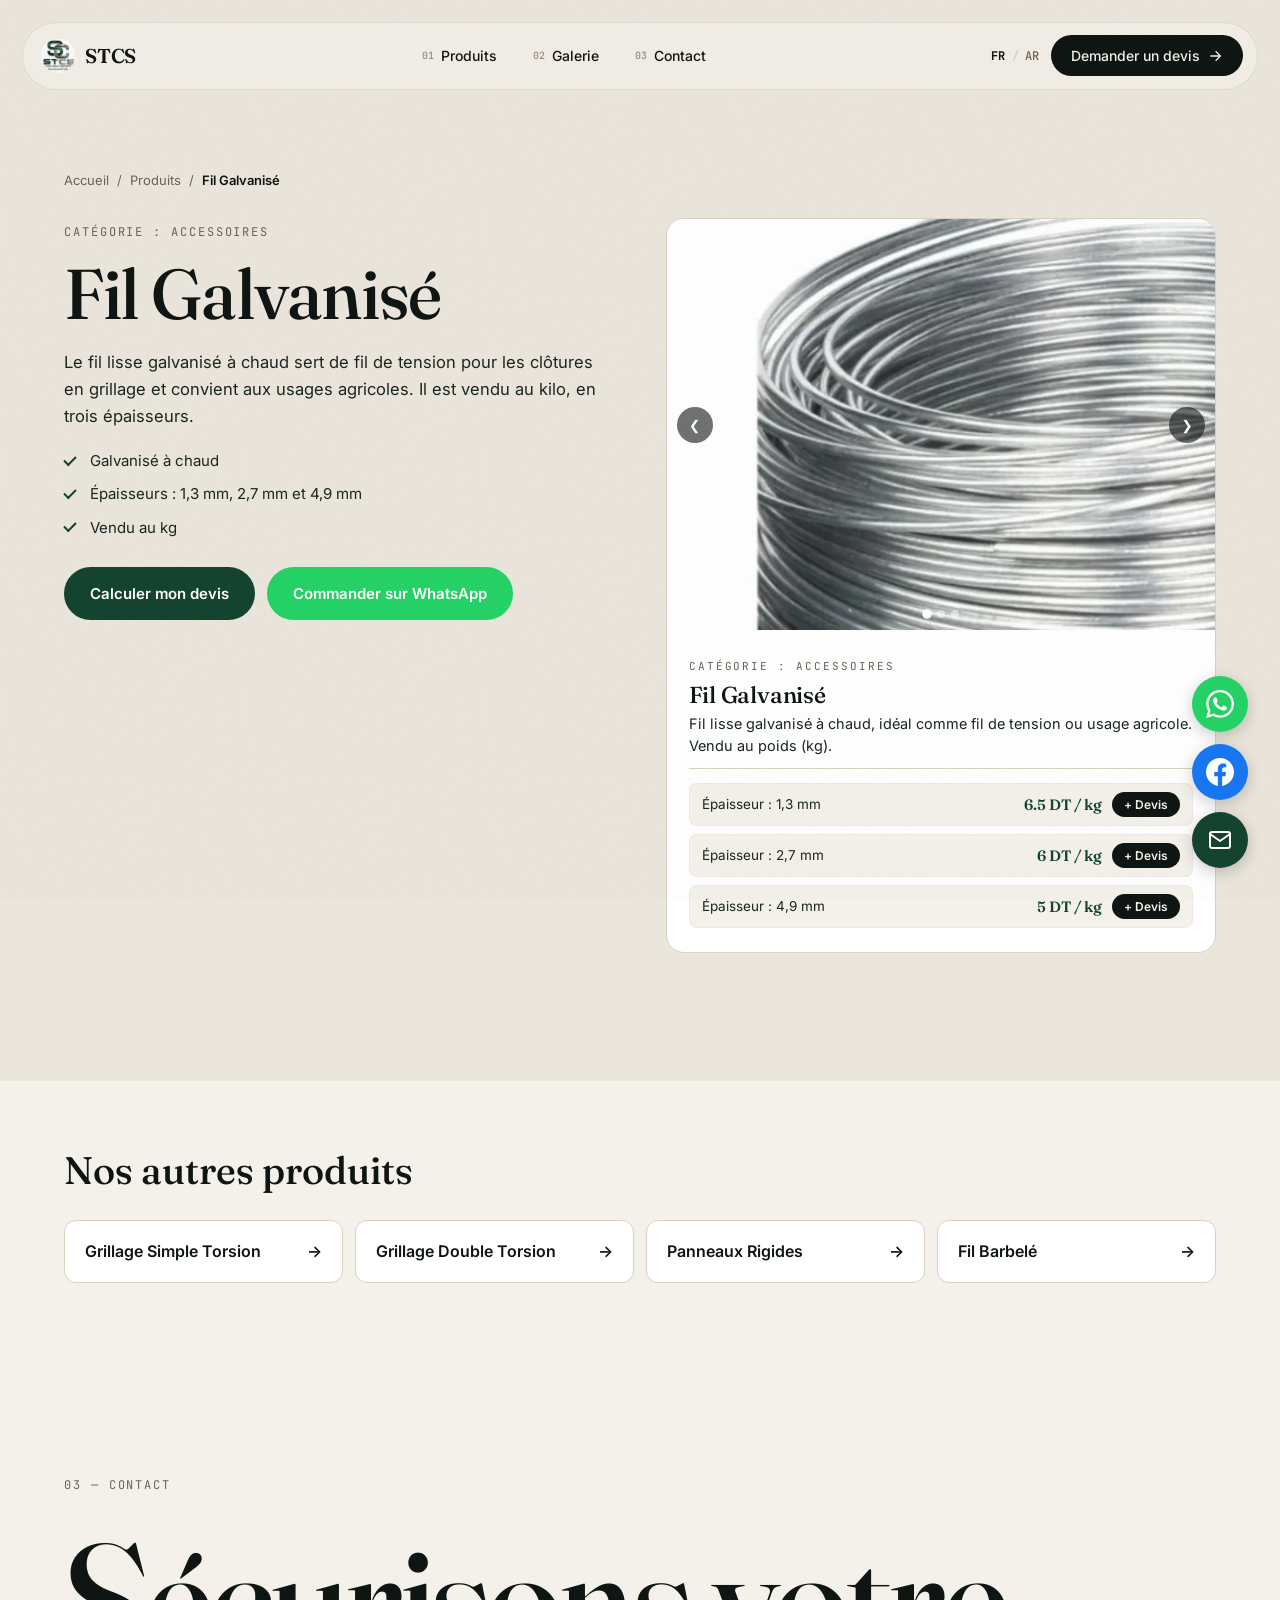
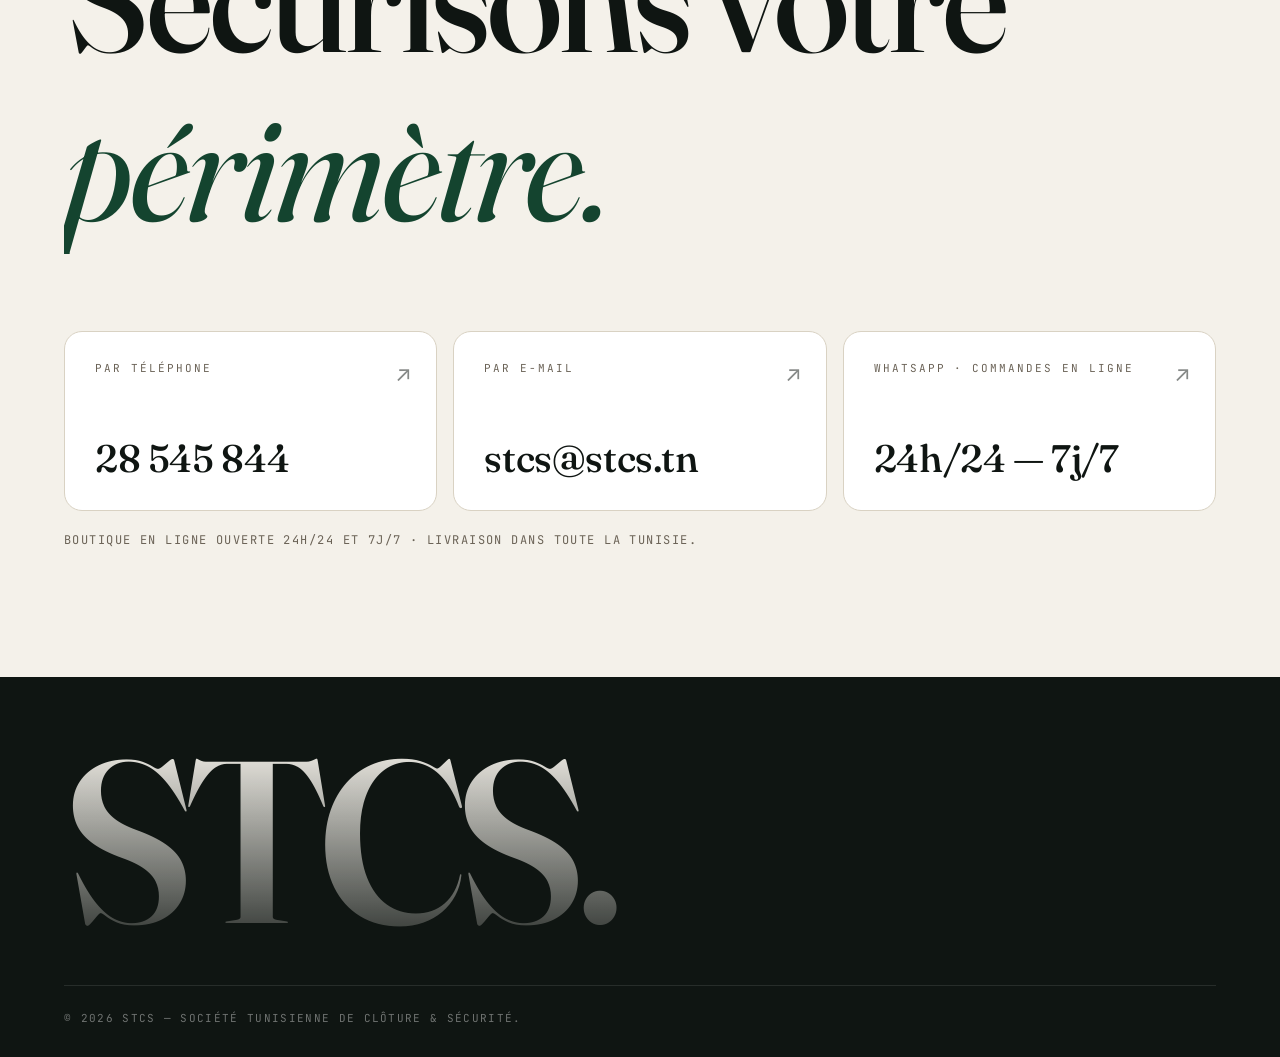
<file: fil-galvanise.html>
<!doctype html>
<html lang="fr">
<head>
<!-- Page générée par tools/build-pages.js à partir de products.js — ne pas modifier à la main. -->
<meta charset="utf-8" />
<meta name="viewport" content="width=device-width,initial-scale=1" />
<title>Fil Galvanisé — Prix en Tunisie | STCS</title>
<meta name="description" content="Fil lisse galvanisé à chaud, idéal comme fil de tension ou usage agricole. Vendu au poids (kg). Prix en ligne, devis instantané et livraison dans toute la Tunisie." />
<meta name="theme-color" content="#14442f" />

<!-- Partage (Facebook, WhatsApp, LinkedIn…) -->
<meta property="og:type" content="product" />
<meta property="og:site_name" content="STCS" />
<meta property="og:title" content="Fil Galvanisé — Prix en Tunisie | STCS" />
<meta property="og:description" content="Fil lisse galvanisé à chaud, idéal comme fil de tension ou usage agricole. Vendu au poids (kg). Prix en ligne, devis instantané et livraison dans toute la Tunisie." />
<meta property="og:url" content="https://www.stcs.tn/fil-galvanise.html" />
<meta property="og:image" content="https://www.stcs.tn/assets/products/fil-galvanise-1.webp" />
<meta property="og:locale" content="fr_TN" />
<meta property="og:locale:alternate" content="ar_TN" />
<meta name="twitter:card" content="summary" />

<link rel="canonical" href="https://www.stcs.tn/fil-galvanise.html" />
<link rel="alternate" hreflang="fr" href="https://www.stcs.tn/fil-galvanise.html" />
<link rel="alternate" hreflang="ar" href="https://www.stcs.tn/fil-galvanise-ar.html" />
<link rel="alternate" hreflang="x-default" href="https://www.stcs.tn/fil-galvanise.html" />
<link rel="preconnect" href="https://fonts.googleapis.com">
<link rel="preconnect" href="https://fonts.gstatic.com" crossorigin>
<link href="https://fonts.googleapis.com/css2?family=Fraunces:opsz,wght@9..144,400;500;600;700&family=Inter:wght@300;400;500;600;700&family=JetBrains+Mono:wght@400;500&display=swap" rel="stylesheet">
<link rel="stylesheet" href="styles.css" />
<script>
  /* Avant l'affichage : active les animations JS et saute l'intro si déjà vue dans cette session */
  (function (d) {
    d.classList.add("js");
    try {
      if (sessionStorage.getItem("stcs-intro") === "1") d.classList.add("no-intro");
      else sessionStorage.setItem("stcs-intro", "1");
    } catch (e) {}
  })(document.documentElement);
</script>
<link rel="icon" type="image/jpeg" href="assets/brand/logo.jpg" />

<script type="application/ld+json">
{
  "@context": "https://schema.org",
  "@graph": [
    {
      "@type": "Product",
      "name": "Fil Galvanisé",
      "description": "Le fil lisse galvanisé à chaud sert de fil de tension pour les clôtures en grillage et convient aux usages agricoles. Il est vendu au kilo, en trois épaisseurs.",
      "url": "https://www.stcs.tn/fil-galvanise.html",
      "image": [
        "https://www.stcs.tn/assets/products/fil-galvanise-1.webp",
        "https://www.stcs.tn/assets/products/fil-galvanise-2.webp",
        "https://www.stcs.tn/assets/products/fil-galvanise-3.webp"
      ],
      "brand": {
        "@type": "Brand",
        "name": "STCS"
      },
      "category": "Accessoires (Fils)",
      "offers": {
        "@type": "AggregateOffer",
        "priceCurrency": "TND",
        "lowPrice": 5,
        "highPrice": 6.5,
        "offerCount": 3,
        "seller": {
          "@type": "Organization",
          "name": "STCS",
          "url": "https://www.stcs.tn/"
        }
      }
    },
    {
      "@type": "BreadcrumbList",
      "itemListElement": [
        {
          "@type": "ListItem",
          "position": 1,
          "name": "Accueil",
          "item": "https://www.stcs.tn/"
        },
        {
          "@type": "ListItem",
          "position": 2,
          "name": "Produits",
          "item": "https://www.stcs.tn/#products"
        },
        {
          "@type": "ListItem",
          "position": 3,
          "name": "Fil Galvanisé",
          "item": "https://www.stcs.tn/fil-galvanise.html"
        }
      ]
    }
  ]
}
</script>
</head>
<body>

<a class="skip-link" href="#produit">Aller au catalogue</a>

<div class="grain" aria-hidden="true"></div>
<div class="scroll-progress" id="scrollProgress" aria-hidden="true"></div>

<!-- Preloader -->
<div class="preloader" id="preloader" aria-hidden="true">
  <div class="preloader-inner">
    <div class="preloader-logo">
      <span class="pl-letter">S</span><span class="pl-letter">T</span><span class="pl-letter">C</span><span class="pl-letter">S</span>
    </div>
    <div class="preloader-bar"><span></span></div>
    <p class="preloader-caption">Clôture &amp; Sécurité</p>
  </div>
</div>

<!-- NAV -->
<header class="nav" id="nav">
  <a href="index.html" class="nav-brand">
    <img src="assets/brand/logo.jpg" alt="" width="34" height="34" />
    <span>STCS</span>
  </a>
  <nav class="nav-links" aria-label="Navigation principale">
    <a href="index.html#products"><span>01</span> Produits</a>
    <a href="index.html#gallery"><span>02</span> Galerie</a>
    <a href="index.html#contact"><span>03</span> Contact</a>
  </nav>
  <div class="nav-actions">
    <div class="lang-switcher">
      <a href="fil-galvanise.html" class="active" aria-current="page" lang="fr">FR</a>
      <span class="separator" aria-hidden="true">/</span>
      <a href="fil-galvanise-ar.html" hreflang="ar" lang="ar" aria-label="العربية">AR</a>
    </div>
    <button type="button" class="nav-cta" data-open-modal="modale-devis" aria-haspopup="dialog">
      <span>Demander un devis</span>
      <svg viewBox="0 0 24 24" width="16" height="16" fill="none" stroke="currentColor" stroke-width="2" aria-hidden="true"><path d="M5 12h14M13 5l7 7-7 7"/></svg>
    </button>
  </div>
</header>

<main id="top">

  <!-- FICHE PRODUIT -->
  <section class="product-page" id="produit">
    <nav class="breadcrumb" aria-label="Fil d'Ariane">
      <a href="index.html">Accueil</a><span aria-hidden="true">/</span>
      <a href="index.html#products">Produits</a><span aria-hidden="true">/</span>
      <span aria-current="page">Fil Galvanisé</span>
    </nav>

    <div class="product-page-grid">
      <div class="product-page-text">
        <span class="eyebrow">Catégorie : Accessoires</span>
        <h1 class="product-page-title">Fil Galvanisé</h1>
        <p class="product-page-lead">Le fil lisse galvanisé à chaud sert de fil de tension pour les clôtures en grillage et convient aux usages agricoles. Il est vendu au kilo, en trois épaisseurs.</p>
        <ul class="product-page-points">
          <li>Galvanisé à chaud</li>
          <li>Épaisseurs : 1,3 mm, 2,7 mm et 4,9 mm</li>
          <li>Vendu au kg</li>
        </ul>
        <div class="product-page-actions">
          <button type="button" class="btn btn--primary" data-open-modal="modale-devis" aria-haspopup="dialog">Calculer mon devis</button>
          <a class="btn btn--whatsapp" href="https://wa.me/21628545844?text=Bonjour%20STCS%2C%20je%20suis%20int%C3%A9ress%C3%A9(e)%20par%20%3A%20Fil%20Galvanis%C3%A9" target="_blank" rel="noopener noreferrer">Commander sur WhatsApp</a>
        </div>
      </div>

      <!-- Carte produit avec photos et prix, générée depuis products.js -->
      <div class="product-detail" id="productDetail" data-product="galvanise"></div>
    </div>
    <noscript>
      <p class="noscript-msg">Activez JavaScript pour afficher les prix, ou contactez-nous au <a href="tel:+21628545844" dir="ltr">28 545 844</a>.</p>
    </noscript>
  </section>

  <!-- AUTRES PRODUITS -->
  <section class="related">
    <h2 class="related-title">Nos autres produits</h2>
    <ul class="related-list">
        <li><a href="grillage-simple-torsion.html">Grillage Simple Torsion<span aria-hidden="true">→</span></a></li>
        <li><a href="grillage-double-torsion.html">Grillage Double Torsion<span aria-hidden="true">→</span></a></li>
        <li><a href="panneaux-rigides.html">Panneaux Rigides<span aria-hidden="true">→</span></a></li>
        <li><a href="fil-barbele.html">Fil Barbelé<span aria-hidden="true">→</span></a></li>
    </ul>
  </section>

  <!-- CONTACT -->
  <section class="contact" id="contact">
    <div class="section-head">
      <span class="eyebrow">03 — Contact</span>
      <h2 class="section-title section-title--xl"><span class="reveal-line">Sécurisons votre</span><span class="reveal-line"><em>périmètre.</em></span></h2>
    </div>
    <div class="contact-grid">
      <a class="contact-tile" href="tel:+21628545844"><span class="ct-label">Par téléphone</span><strong dir="ltr">28 545 844</strong><span class="ct-arrow" aria-hidden="true">↗</span></a>
      <a class="contact-tile" href="mailto:stcs@stcs.tn"><span class="ct-label">Par e-mail</span><strong dir="ltr">stcs@stcs.tn</strong><span class="ct-arrow" aria-hidden="true">↗</span></a>
      <a class="contact-tile contact-tile--wa" href="https://wa.me/21628545844" target="_blank" rel="noopener noreferrer"><span class="ct-label">WhatsApp · Commandes en ligne</span><strong>24h/24 — 7j/7</strong><span class="ct-arrow" aria-hidden="true">↗</span></a>
    </div>
    <p class="contact-note">Boutique en ligne ouverte 24h/24 et 7j/7 · Livraison dans toute la Tunisie.</p>
  </section>

  <!-- FOOTER -->
  <footer class="footer">
    <div class="footer-top"><p class="footer-mark" aria-hidden="true">STCS.</p></div>
    <div class="footer-bottom"><span>© <span id="year"></span> STCS — Société Tunisienne de Clôture &amp; Sécurité.</span></div>
  </footer>
</main>

<!-- MODALE DEVIS MULTI-ARTICLES -->
<div id="modale-devis" class="modale" role="dialog" aria-modal="true" aria-labelledby="modale-devis-titre" aria-hidden="true">
  <div class="modale-contenu" data-lenis-prevent>
    <button type="button" class="modale-fermer" aria-label="Fermer">&times;</button>
    <div class="modale-header">
      <h3 id="modale-devis-titre">Calculateur de Devis</h3>
    </div>

    <div class="devis-form">
      <div>
        <label for="devis-produit" class="devis-label">1. Choisissez votre produit</label>
        <!-- Les options sont générées depuis products.js -->
        <select id="devis-produit" class="devis-input" data-autofocus></select>
      </div>

      <div>
        <label for="devis-longueur" class="devis-label">2. Périmètre (en m) ou Quantité (en kg)</label>
        <input type="number" id="devis-longueur" class="devis-input" placeholder="Ex: 580 (mètres) ou 15 (kg)" min="0" step="any" inputmode="decimal">
      </div>

      <button type="button" id="devis-ajouter" class="btn btn--secondary">+ Ajouter cet article</button>
    </div>

    <div id="zone-panier" class="zone-panier" hidden>
      <h4 class="panier-titre">Détails de votre devis</h4>

      <ul id="panier-liste" class="panier-liste" aria-live="polite"></ul>

      <div class="panier-total">
        <span>Prix Total Estimé :</span>
        <strong id="panier-total-prix" dir="ltr">0.00 DT</strong>
      </div>
      <p class="panier-note">Prix indicatifs. Le devis final vous sera confirmé sur WhatsApp.</p>

      <fieldset class="devis-client">
        <legend class="devis-label">3. Vos coordonnées <span class="devis-optionnel">(facultatif, pour une réponse plus rapide)</span></legend>
        <div class="devis-client-grid">
          <input type="text" id="devis-nom" class="devis-input" placeholder="Votre nom" autocomplete="name" aria-label="Votre nom">
          <select id="devis-gouvernorat" class="devis-input" aria-label="Gouvernorat de livraison">
            <option value="">Gouvernorat de livraison…</option>
          </select>
        </div>
      </fieldset>

      <button type="button" id="devis-envoyer" class="btn btn--primary">
        Demander un devis final
        <svg viewBox="0 0 24 24" width="18" height="18" fill="none" stroke="currentColor" stroke-width="2" aria-hidden="true"><path d="M5 12h14M13 5l7 7-7 7"/></svg>
      </button>
    </div>
  </div>
</div>

<!-- BOUTONS SOCIAUX FLOTTANTS -->
<div class="social-float">
  <a href="https://wa.me/21628545844" class="social-btn social-btn--wa" target="_blank" rel="noopener noreferrer" aria-label="Contactez-nous sur WhatsApp">
    <svg viewBox="0 0 24 24" width="28" height="28" fill="currentColor"><path d="M17.472 14.382c-.297-.149-1.758-.867-2.03-.967-.273-.099-.471-.148-.67.15-.197.297-.767.966-.94 1.164-.173.199-.347.223-.644.075-.297-.15-1.255-.463-2.39-1.475-.883-.788-1.48-1.761-1.653-2.059-.173-.297-.018-.458.13-.606.134-.133.298-.347.446-.52.149-.174.198-.298.298-.497.099-.198.05-.371-.025-.52-.075-.149-.669-1.612-.916-2.207-.242-.579-.487-.5-.669-.51a12.8 12.8 0 0 0-.57-.01c-.198 0-.52.074-.792.372-.272.297-1.04 1.016-1.04 2.479 0 1.462 1.065 2.875 1.213 3.074.149.198 2.096 3.2 5.077 4.487.709.306 1.262.489 1.694.625.712.227 1.36.195 1.871.118.571-.085 1.758-.719 2.006-1.413.248-.694.248-1.289.173-1.413-.074-.124-.272-.198-.57-.347m-5.421 7.403h-.004a9.87 9.87 0 0 1-5.031-1.378l-.361-.214-3.741.982.998-3.648-.235-.374a9.86 9.86 0 0 1-1.51-5.26c.001-5.45 4.436-9.884 9.888-9.884 2.64 0 5.122 1.03 6.988 2.898a9.825 9.825 0 0 1 2.893 6.994c-.003 5.45-4.437 9.884-9.885 9.884m8.413-18.297A11.815 11.815 0 0 0 12.05 0C5.495 0 .16 5.335.157 11.892c0 2.096.547 4.142 1.588 5.945L.057 24l6.305-1.654a11.882 11.882 0 0 0 5.683 1.448h.005c6.554 0 11.89-5.335 11.893-11.893a11.821 11.821 0 0 0-3.48-8.413Z"/></svg>
  </a>
  <a href="https://www.facebook.com/profile.php?id=61593095852095" class="social-btn social-btn--fb" target="_blank" rel="noopener noreferrer" aria-label="Visitez notre page Facebook">
    <svg viewBox="0 0 24 24" width="28" height="28" fill="currentColor"><path d="M24 12.073c0-6.627-5.373-12-12-12s-12 5.373-12 12c0 5.99 4.388 10.954 10.125 11.854v-8.385H7.078v-3.469h3.047V9.43c0-3.007 1.792-4.669 4.533-4.669 1.312 0 2.686.235 2.686.235v2.953H15.83c-1.491 0-1.956.925-1.956 1.874v2.25h3.328l-.532 3.469h-2.796v8.385C19.612 23.027 24 18.062 24 12.073z"/></svg>
  </a>
  <a href="mailto:stcs@stcs.tn" class="social-btn social-btn--mail" aria-label="Envoyez-nous un e-mail">
    <svg viewBox="0 0 24 24" width="24" height="24" fill="none" stroke="currentColor" stroke-width="2" stroke-linecap="round" stroke-linejoin="round"><path d="M4 4h16c1.1 0 2 .9 2 2v12c0 1.1-.9 2-2 2H4c-1.1 0-2-.9-2-2V6c0-1.1.9-2 2-2z"></path><polyline points="22,6 12,13 2,6"></polyline></svg>
  </a>
</div>

<script src="assets/vendor/lenis.min.js" defer></script>
<script src="products.js" defer></script>
<script src="script.js" defer></script>
</body>
</html>
</file>
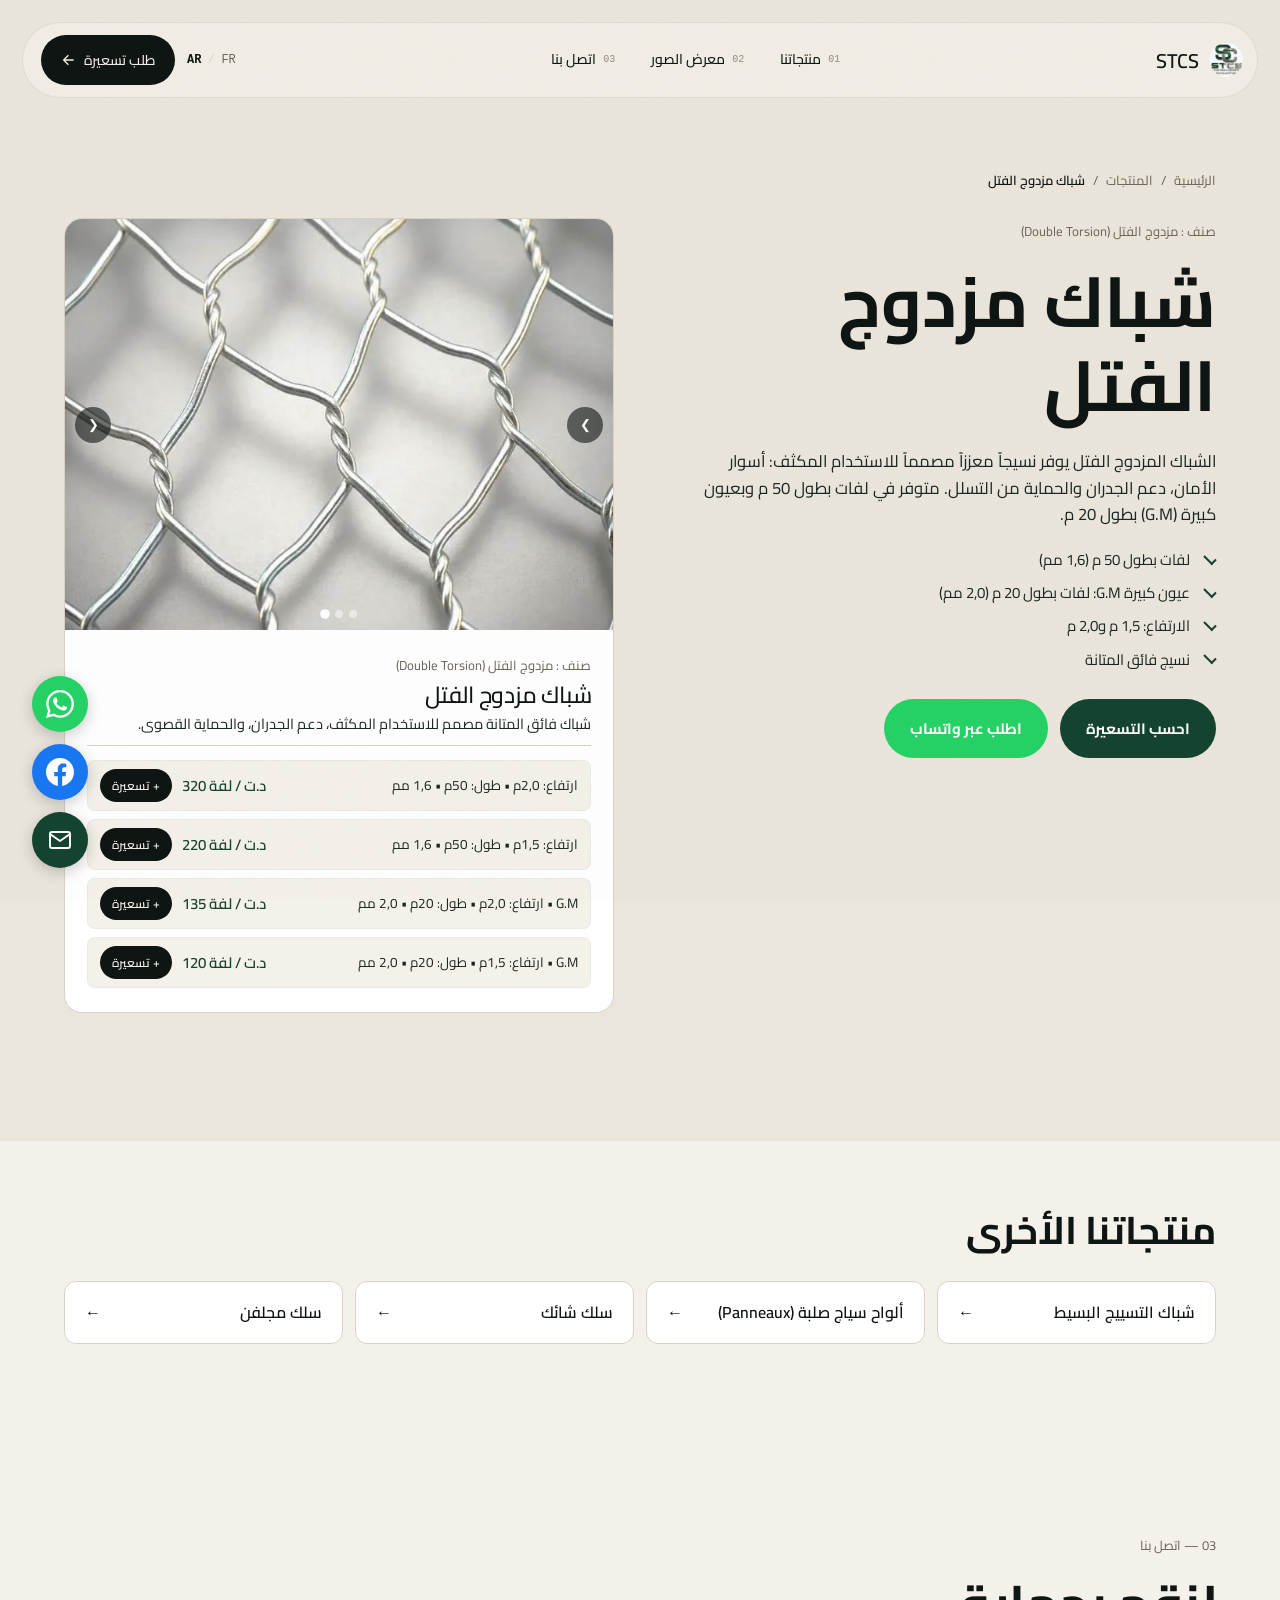
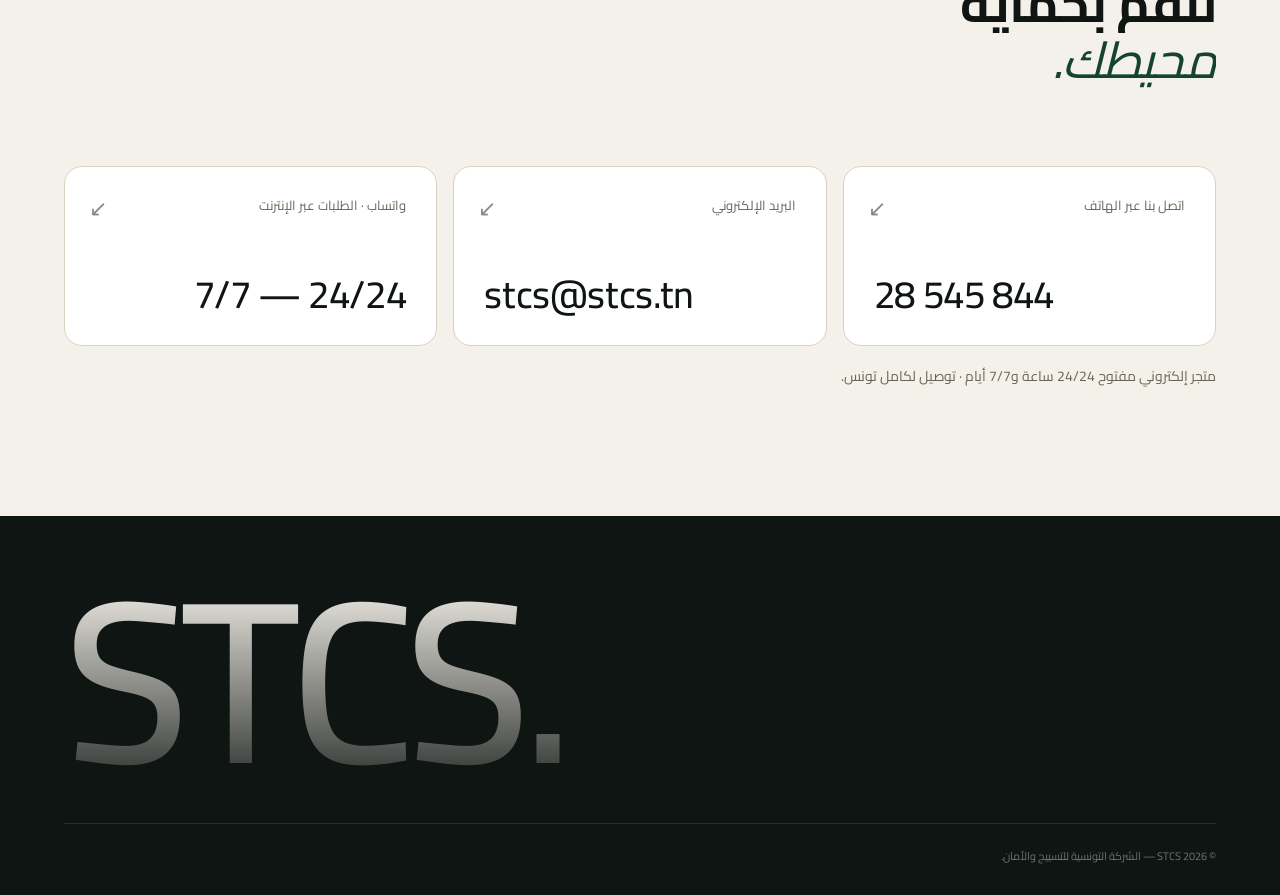
<file: grillage-double-torsion-ar.html>
<!doctype html>
<html lang="ar" dir="rtl">
<head>
<!-- Page générée par tools/build-pages.js à partir de products.js — ne pas modifier à la main. -->
<meta charset="utf-8" />
<meta name="viewport" content="width=device-width,initial-scale=1" />
<title>شباك مزدوج الفتل — الأسعار في تونس | STCS</title>
<meta name="description" content="شباك فائق المتانة مصمم للاستخدام المكثف، دعم الجدران، والحماية القصوى. الأسعار على الموقع، تسعيرة فورية وتوصيل لكامل تونس." />
<meta name="theme-color" content="#14442f" />

<!-- المشاركة (فيسبوك، واتساب…) -->
<meta property="og:type" content="product" />
<meta property="og:site_name" content="STCS" />
<meta property="og:title" content="شباك مزدوج الفتل — الأسعار في تونس | STCS" />
<meta property="og:description" content="شباك فائق المتانة مصمم للاستخدام المكثف، دعم الجدران، والحماية القصوى. الأسعار على الموقع، تسعيرة فورية وتوصيل لكامل تونس." />
<meta property="og:url" content="https://www.stcs.tn/grillage-double-torsion-ar.html" />
<meta property="og:image" content="https://www.stcs.tn/assets/products/double-torsion-1.webp" />
<meta property="og:locale" content="ar_TN" />
<meta property="og:locale:alternate" content="fr_TN" />
<meta name="twitter:card" content="summary" />

<link rel="canonical" href="https://www.stcs.tn/grillage-double-torsion-ar.html" />
<link rel="alternate" hreflang="fr" href="https://www.stcs.tn/grillage-double-torsion.html" />
<link rel="alternate" hreflang="ar" href="https://www.stcs.tn/grillage-double-torsion-ar.html" />
<link rel="alternate" hreflang="x-default" href="https://www.stcs.tn/grillage-double-torsion.html" />
<link rel="preconnect" href="https://fonts.googleapis.com">
<link rel="preconnect" href="https://fonts.gstatic.com" crossorigin>
<link href="https://fonts.googleapis.com/css2?family=Cairo:wght@400;600;700;800;900&family=Inter:wght@300;400;500;600;700&display=swap" rel="stylesheet">
<link rel="stylesheet" href="styles.css" />
<script>
  /* Avant l'affichage : active les animations JS et saute l'intro si déjà vue dans cette session */
  (function (d) {
    d.classList.add("js");
    try {
      if (sessionStorage.getItem("stcs-intro") === "1") d.classList.add("no-intro");
      else sessionStorage.setItem("stcs-intro", "1");
    } catch (e) {}
  })(document.documentElement);
</script>
<link rel="icon" type="image/jpeg" href="assets/brand/logo.jpg" />

<script type="application/ld+json">
{
  "@context": "https://schema.org",
  "@graph": [
    {
      "@type": "Product",
      "name": "شباك مزدوج الفتل",
      "description": "الشباك المزدوج الفتل يوفر نسيجاً معززاً مصمماً للاستخدام المكثف: أسوار الأمان، دعم الجدران والحماية من التسلل. متوفر في لفات بطول 50 م وبعيون كبيرة (G.M) بطول 20 م.",
      "url": "https://www.stcs.tn/grillage-double-torsion-ar.html",
      "image": [
        "https://www.stcs.tn/assets/products/double-torsion-1.webp",
        "https://www.stcs.tn/assets/products/double-torsion-2.webp",
        "https://www.stcs.tn/assets/products/double-torsion-3.webp"
      ],
      "brand": {
        "@type": "Brand",
        "name": "STCS"
      },
      "category": "شباك مزدوج الفتل",
      "offers": {
        "@type": "AggregateOffer",
        "priceCurrency": "TND",
        "lowPrice": 120,
        "highPrice": 320,
        "offerCount": 4,
        "seller": {
          "@type": "Organization",
          "name": "STCS",
          "url": "https://www.stcs.tn/"
        }
      }
    },
    {
      "@type": "BreadcrumbList",
      "itemListElement": [
        {
          "@type": "ListItem",
          "position": 1,
          "name": "الرئيسية",
          "item": "https://www.stcs.tn/index-ar.html"
        },
        {
          "@type": "ListItem",
          "position": 2,
          "name": "المنتجات",
          "item": "https://www.stcs.tn/index-ar.html#products"
        },
        {
          "@type": "ListItem",
          "position": 3,
          "name": "شباك مزدوج الفتل",
          "item": "https://www.stcs.tn/grillage-double-torsion-ar.html"
        }
      ]
    }
  ]
}
</script>
</head>
<body>

<a class="skip-link" href="#produit">الانتقال إلى الكتالوج</a>

<div class="grain" aria-hidden="true"></div>
<div class="scroll-progress" id="scrollProgress" aria-hidden="true"></div>

<!-- Preloader -->
<div class="preloader" id="preloader" aria-hidden="true">
  <div class="preloader-inner">
    <div class="preloader-logo" dir="ltr">
      <span class="pl-letter">S</span><span class="pl-letter">T</span><span class="pl-letter">C</span><span class="pl-letter">S</span>
    </div>
    <div class="preloader-bar"><span></span></div>
    <p class="preloader-caption">التسييج والأمان</p>
  </div>
</div>

<!-- NAV -->
<header class="nav" id="nav">
  <a href="index-ar.html" class="nav-brand">
    <img src="assets/brand/logo.jpg" alt="" width="34" height="34" />
    <span>STCS</span>
  </a>
  <nav class="nav-links" aria-label="القائمة الرئيسية">
    <a href="index-ar.html#products"><span>01</span> منتجاتنا</a>
    <a href="index-ar.html#gallery"><span>02</span> معرض الصور</a>
    <a href="index-ar.html#contact"><span>03</span> اتصل بنا</a>
  </nav>
  <div class="nav-actions">
    <div class="lang-switcher">
      <a href="grillage-double-torsion.html" hreflang="fr" lang="fr" aria-label="Français">FR</a>
      <span class="separator" aria-hidden="true">/</span>
      <a href="grillage-double-torsion-ar.html" class="active" aria-current="page" lang="ar">AR</a>
    </div>
    <button type="button" class="nav-cta" data-open-modal="modale-devis" aria-haspopup="dialog">
      <span>طلب تسعيرة</span>
      <svg viewBox="0 0 24 24" width="16" height="16" fill="none" stroke="currentColor" stroke-width="2" aria-hidden="true"><path d="M19 12H5M11 19l-7-7 7-7"/></svg>
    </button>
  </div>
</header>

<main id="top">

  <!-- FICHE PRODUIT -->
  <section class="product-page" id="produit">
    <nav class="breadcrumb" aria-label="مسار التصفح">
      <a href="index-ar.html">الرئيسية</a><span aria-hidden="true">/</span>
      <a href="index-ar.html#products">المنتجات</a><span aria-hidden="true">/</span>
      <span aria-current="page">شباك مزدوج الفتل</span>
    </nav>

    <div class="product-page-grid">
      <div class="product-page-text">
        <span class="eyebrow">صنف : مزدوج الفتل (Double Torsion)</span>
        <h1 class="product-page-title">شباك مزدوج الفتل</h1>
        <p class="product-page-lead">الشباك المزدوج الفتل يوفر نسيجاً معززاً مصمماً للاستخدام المكثف: أسوار الأمان، دعم الجدران والحماية من التسلل. متوفر في لفات بطول 50 م وبعيون كبيرة (G.M) بطول 20 م.</p>
        <ul class="product-page-points">
          <li>لفات بطول 50 م (1,6 مم)</li>
          <li>عيون كبيرة G.M: لفات بطول 20 م (2,0 مم)</li>
          <li>الارتفاع: 1,5 م و2,0 م</li>
          <li>نسيج فائق المتانة</li>
        </ul>
        <div class="product-page-actions">
          <button type="button" class="btn btn--primary" data-open-modal="modale-devis" aria-haspopup="dialog">احسب التسعيرة</button>
          <a class="btn btn--whatsapp" href="https://wa.me/21628545844?text=%D9%85%D8%B1%D8%AD%D8%A8%D8%A7%D9%8B%20STCS%D8%8C%20%D8%A3%D9%86%D8%A7%20%D9%85%D9%87%D8%AA%D9%85%20%D8%A8%D9%80%3A%20%D8%B4%D8%A8%D8%A7%D9%83%20%D9%85%D8%B2%D8%AF%D9%88%D8%AC%20%D8%A7%D9%84%D9%81%D8%AA%D9%84" target="_blank" rel="noopener noreferrer">اطلب عبر واتساب</a>
        </div>
      </div>

      <!-- Carte produit avec photos et prix, générée depuis products.js -->
      <div class="product-detail" id="productDetail" data-product="double"></div>
    </div>
    <noscript>
      <p class="noscript-msg">يرجى تفعيل JavaScript لعرض الأسعار، أو اتصلوا بنا على <a href="tel:+21628545844" dir="ltr">28 545 844</a>.</p>
    </noscript>
  </section>

  <!-- AUTRES PRODUITS -->
  <section class="related">
    <h2 class="related-title">منتجاتنا الأخرى</h2>
    <ul class="related-list">
        <li><a href="grillage-simple-torsion-ar.html">شباك التسييج البسيط<span aria-hidden="true">←</span></a></li>
        <li><a href="panneaux-rigides-ar.html">ألواح سياج صلبة (Panneaux)<span aria-hidden="true">←</span></a></li>
        <li><a href="fil-barbele-ar.html">سلك شائك<span aria-hidden="true">←</span></a></li>
        <li><a href="fil-galvanise-ar.html">سلك مجلفن<span aria-hidden="true">←</span></a></li>
    </ul>
  </section>

  <!-- CONTACT -->
  <section class="contact" id="contact">
    <div class="section-head">
      <span class="eyebrow">03 — اتصل بنا</span>
      <h2 class="section-title section-title--xl"><span class="reveal-line">لنقم بحماية</span><span class="reveal-line"><em>محيطك.</em></span></h2>
    </div>
    <div class="contact-grid">
      <a class="contact-tile" href="tel:+21628545844"><span class="ct-label">اتصل بنا عبر الهاتف</span><strong dir="ltr">28 545 844</strong><span class="ct-arrow" aria-hidden="true">↙</span></a>
      <a class="contact-tile" href="mailto:stcs@stcs.tn"><span class="ct-label">البريد الإلكتروني</span><strong dir="ltr">stcs@stcs.tn</strong><span class="ct-arrow" aria-hidden="true">↙</span></a>
      <a class="contact-tile contact-tile--wa" href="https://wa.me/21628545844" target="_blank" rel="noopener noreferrer"><span class="ct-label">واتساب · الطلبات عبر الإنترنت</span><strong>24/24 — 7/7</strong><span class="ct-arrow" aria-hidden="true">↙</span></a>
    </div>
    <p class="contact-note">متجر إلكتروني مفتوح 24/24 ساعة و7/7 أيام · توصيل لكامل تونس.</p>
  </section>

  <!-- FOOTER -->
  <footer class="footer">
    <div class="footer-top"><p class="footer-mark" aria-hidden="true" dir="ltr">STCS.</p></div>
    <div class="footer-bottom"><span>© <span id="year"></span> STCS — الشركة التونسية للتسييج والأمان.</span></div>
  </footer>
</main>

<!-- MODALE DEVIS MULTI-ARTICLES -->
<div id="modale-devis" class="modale" role="dialog" aria-modal="true" aria-labelledby="modale-devis-titre" aria-hidden="true">
  <div class="modale-contenu" data-lenis-prevent>
    <button type="button" class="modale-fermer" aria-label="إغلاق">&times;</button>
    <div class="modale-header">
      <h3 id="modale-devis-titre">حاسبة التسعيرة</h3>
    </div>

    <div class="devis-form">
      <div>
        <label for="devis-produit" class="devis-label">1. اختر المنتج</label>
        <!-- Les options sont générées depuis products.js -->
        <select id="devis-produit" class="devis-input" data-autofocus></select>
      </div>

      <div>
        <label for="devis-longueur" class="devis-label">2. طول المحيط (بالمتر) أو الكمية (بالكغ)</label>
        <input type="number" id="devis-longueur" class="devis-input" placeholder="مثال: 580 (متر) أو 15 (كغ)" min="0" step="any" inputmode="decimal">
      </div>

      <button type="button" id="devis-ajouter" class="btn btn--secondary">+ إضافة هذا المنتج</button>
    </div>

    <div id="zone-panier" class="zone-panier" hidden>
      <h4 class="panier-titre">تفاصيل طلبك</h4>

      <ul id="panier-liste" class="panier-liste" aria-live="polite"></ul>

      <div class="panier-total">
        <span>المجموع التقديري :</span>
        <strong id="panier-total-prix" dir="ltr">0.00 DT</strong>
      </div>
      <p class="panier-note">الأسعار تقديرية. سيتم تأكيد التسعيرة النهائية عبر واتساب.</p>

      <fieldset class="devis-client">
        <legend class="devis-label">3. معلوماتك <span class="devis-optionnel">(اختياري، لرد أسرع)</span></legend>
        <div class="devis-client-grid">
          <input type="text" id="devis-nom" class="devis-input" placeholder="الاسم" autocomplete="name" aria-label="الاسم">
          <select id="devis-gouvernorat" class="devis-input" aria-label="ولاية التوصيل">
            <option value="">ولاية التوصيل…</option>
          </select>
        </div>
      </fieldset>

      <button type="button" id="devis-envoyer" class="btn btn--primary">
        إرسال طلب التسعيرة النهائي
        <svg viewBox="0 0 24 24" width="18" height="18" fill="none" stroke="currentColor" stroke-width="2" aria-hidden="true"><path d="M19 12H5M11 19l-7-7 7-7"/></svg>
      </button>
    </div>
  </div>
</div>

<!-- BOUTONS SOCIAUX FLOTTANTS -->
<div class="social-float">
  <a href="https://wa.me/21628545844" class="social-btn social-btn--wa" target="_blank" rel="noopener noreferrer" aria-label="تواصل معنا عبر واتساب">
    <svg viewBox="0 0 24 24" width="28" height="28" fill="currentColor"><path d="M17.472 14.382c-.297-.149-1.758-.867-2.03-.967-.273-.099-.471-.148-.67.15-.197.297-.767.966-.94 1.164-.173.199-.347.223-.644.075-.297-.15-1.255-.463-2.39-1.475-.883-.788-1.48-1.761-1.653-2.059-.173-.297-.018-.458.13-.606.134-.133.298-.347.446-.52.149-.174.198-.298.298-.497.099-.198.05-.371-.025-.52-.075-.149-.669-1.612-.916-2.207-.242-.579-.487-.5-.669-.51a12.8 12.8 0 0 0-.57-.01c-.198 0-.52.074-.792.372-.272.297-1.04 1.016-1.04 2.479 0 1.462 1.065 2.875 1.213 3.074.149.198 2.096 3.2 5.077 4.487.709.306 1.262.489 1.694.625.712.227 1.36.195 1.871.118.571-.085 1.758-.719 2.006-1.413.248-.694.248-1.289.173-1.413-.074-.124-.272-.198-.57-.347m-5.421 7.403h-.004a9.87 9.87 0 0 1-5.031-1.378l-.361-.214-3.741.982.998-3.648-.235-.374a9.86 9.86 0 0 1-1.51-5.26c.001-5.45 4.436-9.884 9.888-9.884 2.64 0 5.122 1.03 6.988 2.898a9.825 9.825 0 0 1 2.893 6.994c-.003 5.45-4.437 9.884-9.885 9.884m8.413-18.297A11.815 11.815 0 0 0 12.05 0C5.495 0 .16 5.335.157 11.892c0 2.096.547 4.142 1.588 5.945L.057 24l6.305-1.654a11.882 11.882 0 0 0 5.683 1.448h.005c6.554 0 11.89-5.335 11.893-11.893a11.821 11.821 0 0 0-3.48-8.413Z"/></svg>
  </a>
  <a href="https://www.facebook.com/profile.php?id=61593095852095" class="social-btn social-btn--fb" target="_blank" rel="noopener noreferrer" aria-label="قم بزيارة صفحتنا على الفيسبوك">
    <svg viewBox="0 0 24 24" width="28" height="28" fill="currentColor"><path d="M24 12.073c0-6.627-5.373-12-12-12s-12 5.373-12 12c0 5.99 4.388 10.954 10.125 11.854v-8.385H7.078v-3.469h3.047V9.43c0-3.007 1.792-4.669 4.533-4.669 1.312 0 2.686.235 2.686.235v2.953H15.83c-1.491 0-1.956.925-1.956 1.874v2.25h3.328l-.532 3.469h-2.796v8.385C19.612 23.027 24 18.062 24 12.073z"/></svg>
  </a>
  <a href="mailto:stcs@stcs.tn" class="social-btn social-btn--mail" aria-label="أرسل لنا بريدًا إلكترونيًا">
    <svg viewBox="0 0 24 24" width="24" height="24" fill="none" stroke="currentColor" stroke-width="2" stroke-linecap="round" stroke-linejoin="round"><path d="M4 4h16c1.1 0 2 .9 2 2v12c0 1.1-.9 2-2 2H4c-1.1 0-2-.9-2-2V6c0-1.1.9-2 2-2z"></path><polyline points="22,6 12,13 2,6"></polyline></svg>
  </a>
</div>

<script src="assets/vendor/lenis.min.js" defer></script>
<script src="products.js" defer></script>
<script src="script.js" defer></script>
</body>
</html>
</file>
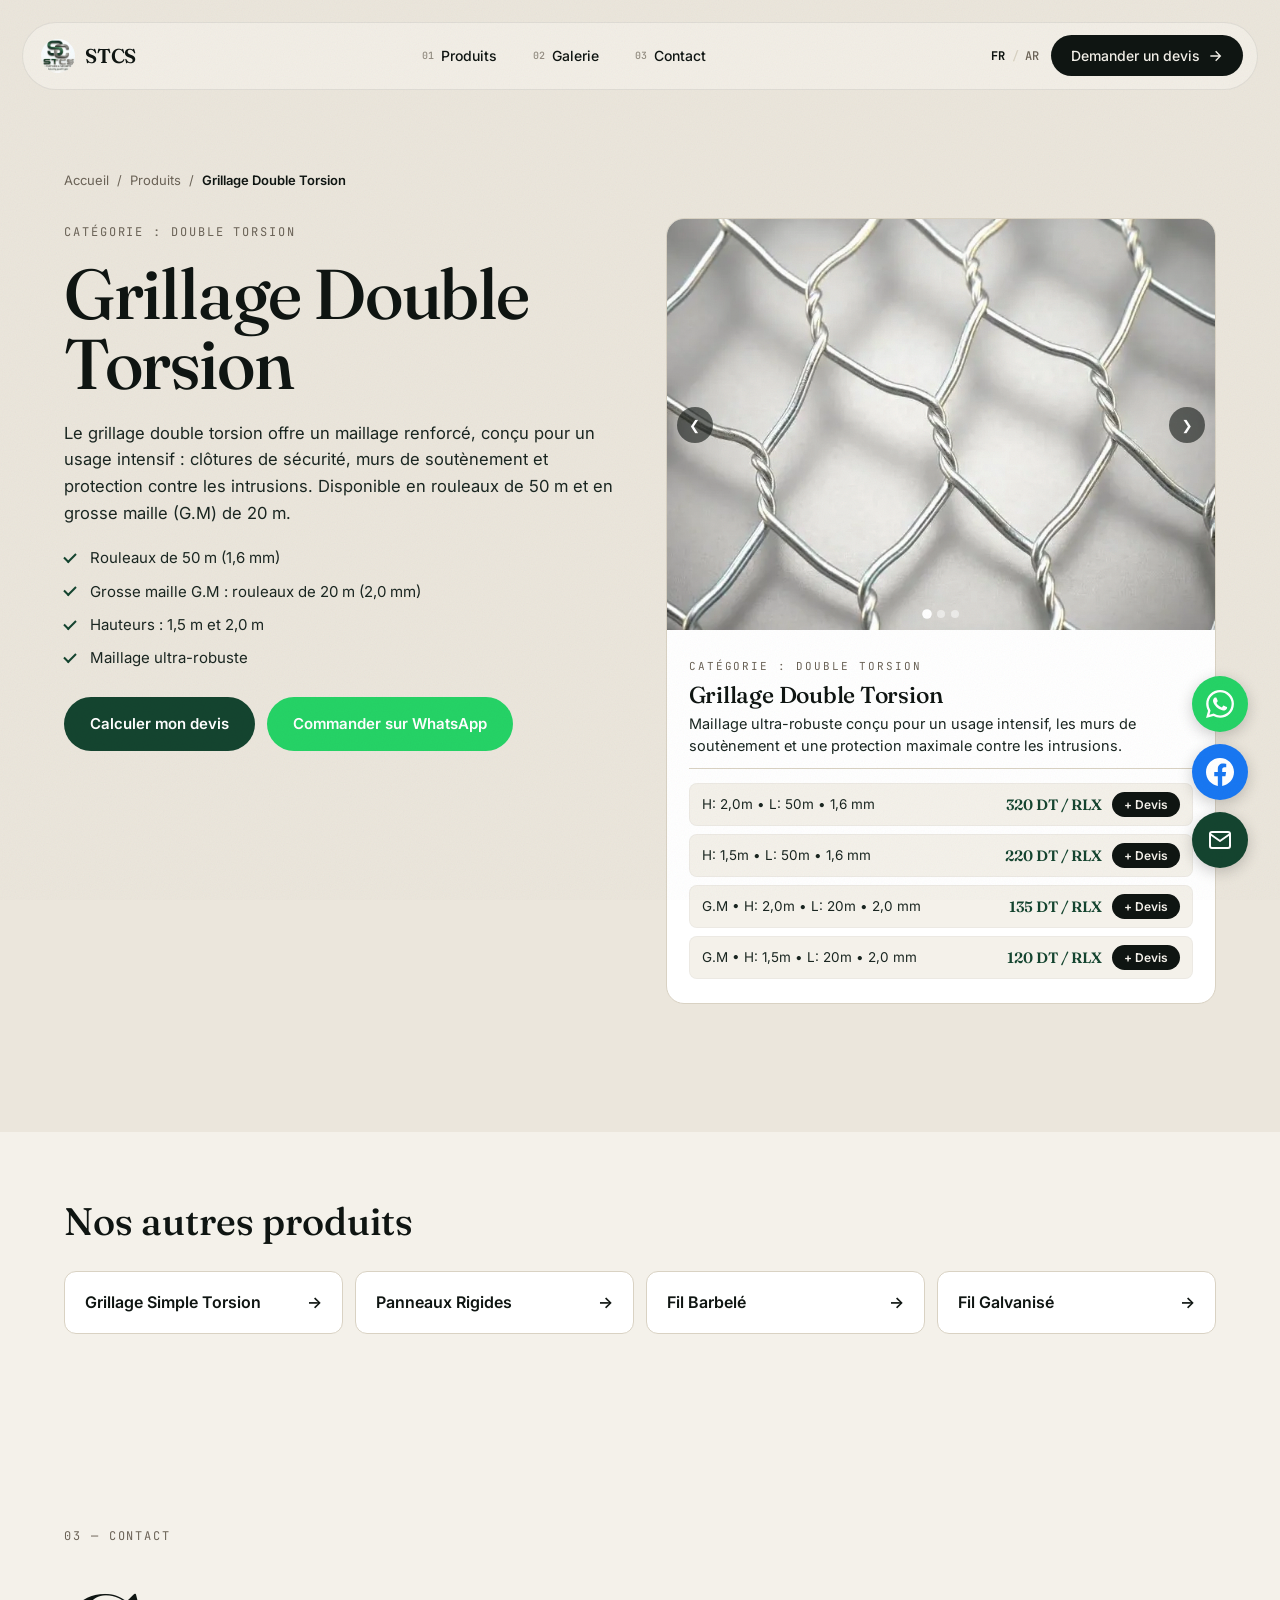
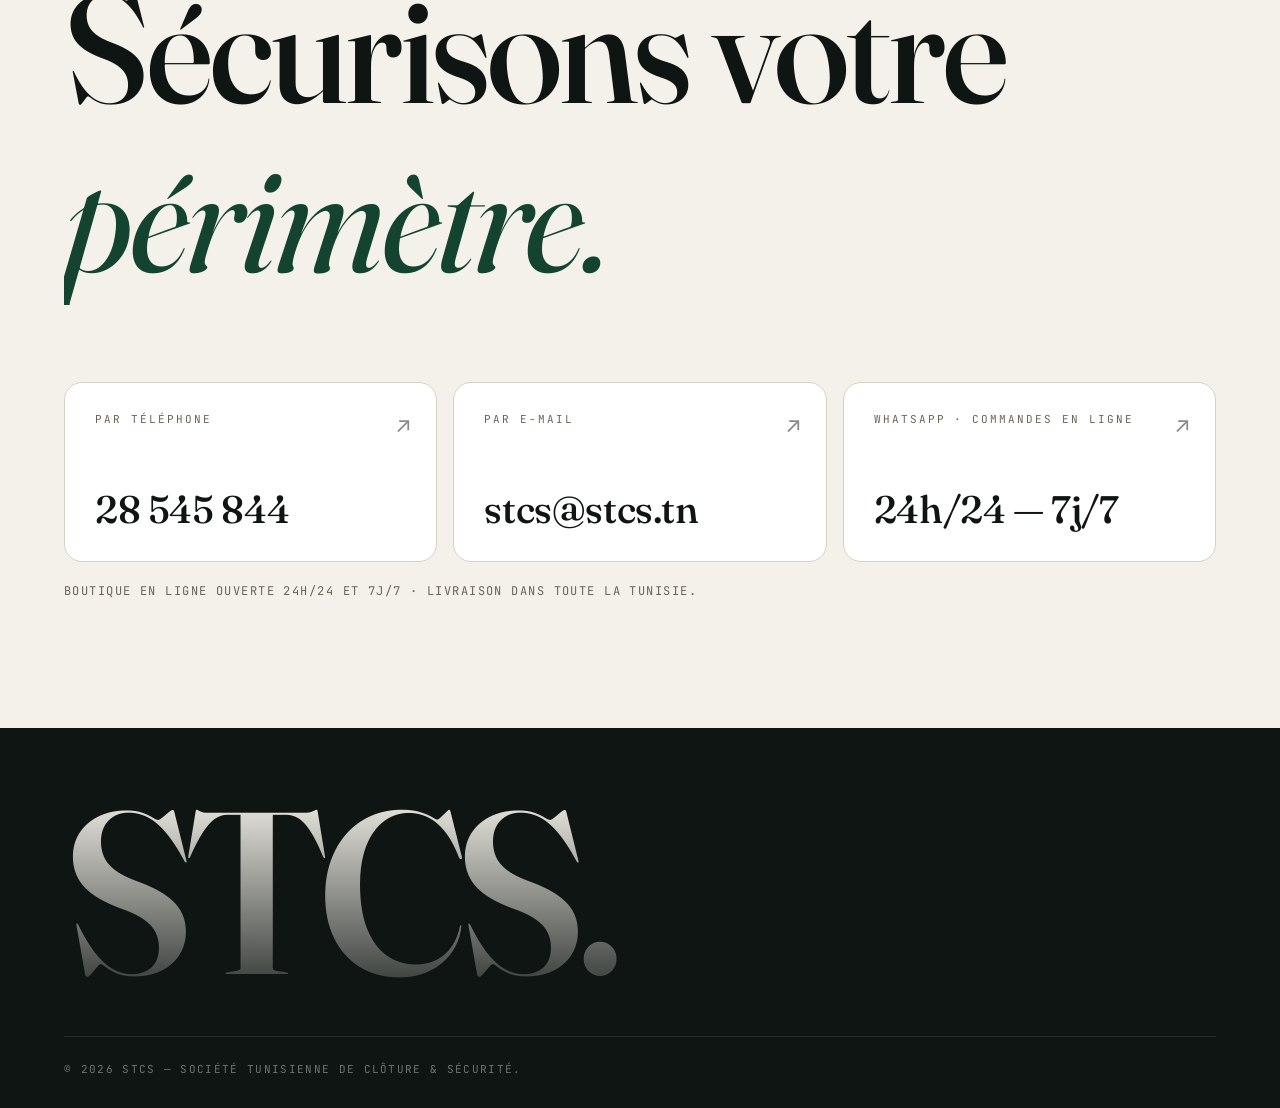
<file: grillage-double-torsion.html>
<!doctype html>
<html lang="fr">
<head>
<!-- Page générée par tools/build-pages.js à partir de products.js — ne pas modifier à la main. -->
<meta charset="utf-8" />
<meta name="viewport" content="width=device-width,initial-scale=1" />
<title>Grillage Double Torsion — Prix en Tunisie | STCS</title>
<meta name="description" content="Maillage ultra-robuste conçu pour un usage intensif, les murs de soutènement et une protection maximale contre les intrusions. Prix en ligne, devis instantané et livraison dans toute la Tunisie." />
<meta name="theme-color" content="#14442f" />

<!-- Partage (Facebook, WhatsApp, LinkedIn…) -->
<meta property="og:type" content="product" />
<meta property="og:site_name" content="STCS" />
<meta property="og:title" content="Grillage Double Torsion — Prix en Tunisie | STCS" />
<meta property="og:description" content="Maillage ultra-robuste conçu pour un usage intensif, les murs de soutènement et une protection maximale contre les intrusions. Prix en ligne, devis instantané et livraison dans toute la Tunisie." />
<meta property="og:url" content="https://www.stcs.tn/grillage-double-torsion.html" />
<meta property="og:image" content="https://www.stcs.tn/assets/products/double-torsion-1.webp" />
<meta property="og:locale" content="fr_TN" />
<meta property="og:locale:alternate" content="ar_TN" />
<meta name="twitter:card" content="summary" />

<link rel="canonical" href="https://www.stcs.tn/grillage-double-torsion.html" />
<link rel="alternate" hreflang="fr" href="https://www.stcs.tn/grillage-double-torsion.html" />
<link rel="alternate" hreflang="ar" href="https://www.stcs.tn/grillage-double-torsion-ar.html" />
<link rel="alternate" hreflang="x-default" href="https://www.stcs.tn/grillage-double-torsion.html" />
<link rel="preconnect" href="https://fonts.googleapis.com">
<link rel="preconnect" href="https://fonts.gstatic.com" crossorigin>
<link href="https://fonts.googleapis.com/css2?family=Fraunces:opsz,wght@9..144,400;500;600;700&family=Inter:wght@300;400;500;600;700&family=JetBrains+Mono:wght@400;500&display=swap" rel="stylesheet">
<link rel="stylesheet" href="styles.css" />
<script>
  /* Avant l'affichage : active les animations JS et saute l'intro si déjà vue dans cette session */
  (function (d) {
    d.classList.add("js");
    try {
      if (sessionStorage.getItem("stcs-intro") === "1") d.classList.add("no-intro");
      else sessionStorage.setItem("stcs-intro", "1");
    } catch (e) {}
  })(document.documentElement);
</script>
<link rel="icon" type="image/jpeg" href="assets/brand/logo.jpg" />

<script type="application/ld+json">
{
  "@context": "https://schema.org",
  "@graph": [
    {
      "@type": "Product",
      "name": "Grillage Double Torsion",
      "description": "Le grillage double torsion offre un maillage renforcé, conçu pour un usage intensif : clôtures de sécurité, murs de soutènement et protection contre les intrusions. Disponible en rouleaux de 50 m et en grosse maille (G.M) de 20 m.",
      "url": "https://www.stcs.tn/grillage-double-torsion.html",
      "image": [
        "https://www.stcs.tn/assets/products/double-torsion-1.webp",
        "https://www.stcs.tn/assets/products/double-torsion-2.webp",
        "https://www.stcs.tn/assets/products/double-torsion-3.webp"
      ],
      "brand": {
        "@type": "Brand",
        "name": "STCS"
      },
      "category": "Grillage Double Torsion",
      "offers": {
        "@type": "AggregateOffer",
        "priceCurrency": "TND",
        "lowPrice": 120,
        "highPrice": 320,
        "offerCount": 4,
        "seller": {
          "@type": "Organization",
          "name": "STCS",
          "url": "https://www.stcs.tn/"
        }
      }
    },
    {
      "@type": "BreadcrumbList",
      "itemListElement": [
        {
          "@type": "ListItem",
          "position": 1,
          "name": "Accueil",
          "item": "https://www.stcs.tn/"
        },
        {
          "@type": "ListItem",
          "position": 2,
          "name": "Produits",
          "item": "https://www.stcs.tn/#products"
        },
        {
          "@type": "ListItem",
          "position": 3,
          "name": "Grillage Double Torsion",
          "item": "https://www.stcs.tn/grillage-double-torsion.html"
        }
      ]
    }
  ]
}
</script>
</head>
<body>

<a class="skip-link" href="#produit">Aller au catalogue</a>

<div class="grain" aria-hidden="true"></div>
<div class="scroll-progress" id="scrollProgress" aria-hidden="true"></div>

<!-- Preloader -->
<div class="preloader" id="preloader" aria-hidden="true">
  <div class="preloader-inner">
    <div class="preloader-logo">
      <span class="pl-letter">S</span><span class="pl-letter">T</span><span class="pl-letter">C</span><span class="pl-letter">S</span>
    </div>
    <div class="preloader-bar"><span></span></div>
    <p class="preloader-caption">Clôture &amp; Sécurité</p>
  </div>
</div>

<!-- NAV -->
<header class="nav" id="nav">
  <a href="index.html" class="nav-brand">
    <img src="assets/brand/logo.jpg" alt="" width="34" height="34" />
    <span>STCS</span>
  </a>
  <nav class="nav-links" aria-label="Navigation principale">
    <a href="index.html#products"><span>01</span> Produits</a>
    <a href="index.html#gallery"><span>02</span> Galerie</a>
    <a href="index.html#contact"><span>03</span> Contact</a>
  </nav>
  <div class="nav-actions">
    <div class="lang-switcher">
      <a href="grillage-double-torsion.html" class="active" aria-current="page" lang="fr">FR</a>
      <span class="separator" aria-hidden="true">/</span>
      <a href="grillage-double-torsion-ar.html" hreflang="ar" lang="ar" aria-label="العربية">AR</a>
    </div>
    <button type="button" class="nav-cta" data-open-modal="modale-devis" aria-haspopup="dialog">
      <span>Demander un devis</span>
      <svg viewBox="0 0 24 24" width="16" height="16" fill="none" stroke="currentColor" stroke-width="2" aria-hidden="true"><path d="M5 12h14M13 5l7 7-7 7"/></svg>
    </button>
  </div>
</header>

<main id="top">

  <!-- FICHE PRODUIT -->
  <section class="product-page" id="produit">
    <nav class="breadcrumb" aria-label="Fil d'Ariane">
      <a href="index.html">Accueil</a><span aria-hidden="true">/</span>
      <a href="index.html#products">Produits</a><span aria-hidden="true">/</span>
      <span aria-current="page">Grillage Double Torsion</span>
    </nav>

    <div class="product-page-grid">
      <div class="product-page-text">
        <span class="eyebrow">Catégorie : Double Torsion</span>
        <h1 class="product-page-title">Grillage Double Torsion</h1>
        <p class="product-page-lead">Le grillage double torsion offre un maillage renforcé, conçu pour un usage intensif : clôtures de sécurité, murs de soutènement et protection contre les intrusions. Disponible en rouleaux de 50 m et en grosse maille (G.M) de 20 m.</p>
        <ul class="product-page-points">
          <li>Rouleaux de 50 m (1,6 mm)</li>
          <li>Grosse maille G.M : rouleaux de 20 m (2,0 mm)</li>
          <li>Hauteurs : 1,5 m et 2,0 m</li>
          <li>Maillage ultra-robuste</li>
        </ul>
        <div class="product-page-actions">
          <button type="button" class="btn btn--primary" data-open-modal="modale-devis" aria-haspopup="dialog">Calculer mon devis</button>
          <a class="btn btn--whatsapp" href="https://wa.me/21628545844?text=Bonjour%20STCS%2C%20je%20suis%20int%C3%A9ress%C3%A9(e)%20par%20%3A%20Grillage%20Double%20Torsion" target="_blank" rel="noopener noreferrer">Commander sur WhatsApp</a>
        </div>
      </div>

      <!-- Carte produit avec photos et prix, générée depuis products.js -->
      <div class="product-detail" id="productDetail" data-product="double"></div>
    </div>
    <noscript>
      <p class="noscript-msg">Activez JavaScript pour afficher les prix, ou contactez-nous au <a href="tel:+21628545844" dir="ltr">28 545 844</a>.</p>
    </noscript>
  </section>

  <!-- AUTRES PRODUITS -->
  <section class="related">
    <h2 class="related-title">Nos autres produits</h2>
    <ul class="related-list">
        <li><a href="grillage-simple-torsion.html">Grillage Simple Torsion<span aria-hidden="true">→</span></a></li>
        <li><a href="panneaux-rigides.html">Panneaux Rigides<span aria-hidden="true">→</span></a></li>
        <li><a href="fil-barbele.html">Fil Barbelé<span aria-hidden="true">→</span></a></li>
        <li><a href="fil-galvanise.html">Fil Galvanisé<span aria-hidden="true">→</span></a></li>
    </ul>
  </section>

  <!-- CONTACT -->
  <section class="contact" id="contact">
    <div class="section-head">
      <span class="eyebrow">03 — Contact</span>
      <h2 class="section-title section-title--xl"><span class="reveal-line">Sécurisons votre</span><span class="reveal-line"><em>périmètre.</em></span></h2>
    </div>
    <div class="contact-grid">
      <a class="contact-tile" href="tel:+21628545844"><span class="ct-label">Par téléphone</span><strong dir="ltr">28 545 844</strong><span class="ct-arrow" aria-hidden="true">↗</span></a>
      <a class="contact-tile" href="mailto:stcs@stcs.tn"><span class="ct-label">Par e-mail</span><strong dir="ltr">stcs@stcs.tn</strong><span class="ct-arrow" aria-hidden="true">↗</span></a>
      <a class="contact-tile contact-tile--wa" href="https://wa.me/21628545844" target="_blank" rel="noopener noreferrer"><span class="ct-label">WhatsApp · Commandes en ligne</span><strong>24h/24 — 7j/7</strong><span class="ct-arrow" aria-hidden="true">↗</span></a>
    </div>
    <p class="contact-note">Boutique en ligne ouverte 24h/24 et 7j/7 · Livraison dans toute la Tunisie.</p>
  </section>

  <!-- FOOTER -->
  <footer class="footer">
    <div class="footer-top"><p class="footer-mark" aria-hidden="true">STCS.</p></div>
    <div class="footer-bottom"><span>© <span id="year"></span> STCS — Société Tunisienne de Clôture &amp; Sécurité.</span></div>
  </footer>
</main>

<!-- MODALE DEVIS MULTI-ARTICLES -->
<div id="modale-devis" class="modale" role="dialog" aria-modal="true" aria-labelledby="modale-devis-titre" aria-hidden="true">
  <div class="modale-contenu" data-lenis-prevent>
    <button type="button" class="modale-fermer" aria-label="Fermer">&times;</button>
    <div class="modale-header">
      <h3 id="modale-devis-titre">Calculateur de Devis</h3>
    </div>

    <div class="devis-form">
      <div>
        <label for="devis-produit" class="devis-label">1. Choisissez votre produit</label>
        <!-- Les options sont générées depuis products.js -->
        <select id="devis-produit" class="devis-input" data-autofocus></select>
      </div>

      <div>
        <label for="devis-longueur" class="devis-label">2. Périmètre (en m) ou Quantité (en kg)</label>
        <input type="number" id="devis-longueur" class="devis-input" placeholder="Ex: 580 (mètres) ou 15 (kg)" min="0" step="any" inputmode="decimal">
      </div>

      <button type="button" id="devis-ajouter" class="btn btn--secondary">+ Ajouter cet article</button>
    </div>

    <div id="zone-panier" class="zone-panier" hidden>
      <h4 class="panier-titre">Détails de votre devis</h4>

      <ul id="panier-liste" class="panier-liste" aria-live="polite"></ul>

      <div class="panier-total">
        <span>Prix Total Estimé :</span>
        <strong id="panier-total-prix" dir="ltr">0.00 DT</strong>
      </div>
      <p class="panier-note">Prix indicatifs. Le devis final vous sera confirmé sur WhatsApp.</p>

      <fieldset class="devis-client">
        <legend class="devis-label">3. Vos coordonnées <span class="devis-optionnel">(facultatif, pour une réponse plus rapide)</span></legend>
        <div class="devis-client-grid">
          <input type="text" id="devis-nom" class="devis-input" placeholder="Votre nom" autocomplete="name" aria-label="Votre nom">
          <select id="devis-gouvernorat" class="devis-input" aria-label="Gouvernorat de livraison">
            <option value="">Gouvernorat de livraison…</option>
          </select>
        </div>
      </fieldset>

      <button type="button" id="devis-envoyer" class="btn btn--primary">
        Demander un devis final
        <svg viewBox="0 0 24 24" width="18" height="18" fill="none" stroke="currentColor" stroke-width="2" aria-hidden="true"><path d="M5 12h14M13 5l7 7-7 7"/></svg>
      </button>
    </div>
  </div>
</div>

<!-- BOUTONS SOCIAUX FLOTTANTS -->
<div class="social-float">
  <a href="https://wa.me/21628545844" class="social-btn social-btn--wa" target="_blank" rel="noopener noreferrer" aria-label="Contactez-nous sur WhatsApp">
    <svg viewBox="0 0 24 24" width="28" height="28" fill="currentColor"><path d="M17.472 14.382c-.297-.149-1.758-.867-2.03-.967-.273-.099-.471-.148-.67.15-.197.297-.767.966-.94 1.164-.173.199-.347.223-.644.075-.297-.15-1.255-.463-2.39-1.475-.883-.788-1.48-1.761-1.653-2.059-.173-.297-.018-.458.13-.606.134-.133.298-.347.446-.52.149-.174.198-.298.298-.497.099-.198.05-.371-.025-.52-.075-.149-.669-1.612-.916-2.207-.242-.579-.487-.5-.669-.51a12.8 12.8 0 0 0-.57-.01c-.198 0-.52.074-.792.372-.272.297-1.04 1.016-1.04 2.479 0 1.462 1.065 2.875 1.213 3.074.149.198 2.096 3.2 5.077 4.487.709.306 1.262.489 1.694.625.712.227 1.36.195 1.871.118.571-.085 1.758-.719 2.006-1.413.248-.694.248-1.289.173-1.413-.074-.124-.272-.198-.57-.347m-5.421 7.403h-.004a9.87 9.87 0 0 1-5.031-1.378l-.361-.214-3.741.982.998-3.648-.235-.374a9.86 9.86 0 0 1-1.51-5.26c.001-5.45 4.436-9.884 9.888-9.884 2.64 0 5.122 1.03 6.988 2.898a9.825 9.825 0 0 1 2.893 6.994c-.003 5.45-4.437 9.884-9.885 9.884m8.413-18.297A11.815 11.815 0 0 0 12.05 0C5.495 0 .16 5.335.157 11.892c0 2.096.547 4.142 1.588 5.945L.057 24l6.305-1.654a11.882 11.882 0 0 0 5.683 1.448h.005c6.554 0 11.89-5.335 11.893-11.893a11.821 11.821 0 0 0-3.48-8.413Z"/></svg>
  </a>
  <a href="https://www.facebook.com/profile.php?id=61593095852095" class="social-btn social-btn--fb" target="_blank" rel="noopener noreferrer" aria-label="Visitez notre page Facebook">
    <svg viewBox="0 0 24 24" width="28" height="28" fill="currentColor"><path d="M24 12.073c0-6.627-5.373-12-12-12s-12 5.373-12 12c0 5.99 4.388 10.954 10.125 11.854v-8.385H7.078v-3.469h3.047V9.43c0-3.007 1.792-4.669 4.533-4.669 1.312 0 2.686.235 2.686.235v2.953H15.83c-1.491 0-1.956.925-1.956 1.874v2.25h3.328l-.532 3.469h-2.796v8.385C19.612 23.027 24 18.062 24 12.073z"/></svg>
  </a>
  <a href="mailto:stcs@stcs.tn" class="social-btn social-btn--mail" aria-label="Envoyez-nous un e-mail">
    <svg viewBox="0 0 24 24" width="24" height="24" fill="none" stroke="currentColor" stroke-width="2" stroke-linecap="round" stroke-linejoin="round"><path d="M4 4h16c1.1 0 2 .9 2 2v12c0 1.1-.9 2-2 2H4c-1.1 0-2-.9-2-2V6c0-1.1.9-2 2-2z"></path><polyline points="22,6 12,13 2,6"></polyline></svg>
  </a>
</div>

<script src="assets/vendor/lenis.min.js" defer></script>
<script src="products.js" defer></script>
<script src="script.js" defer></script>
</body>
</html>
</file>
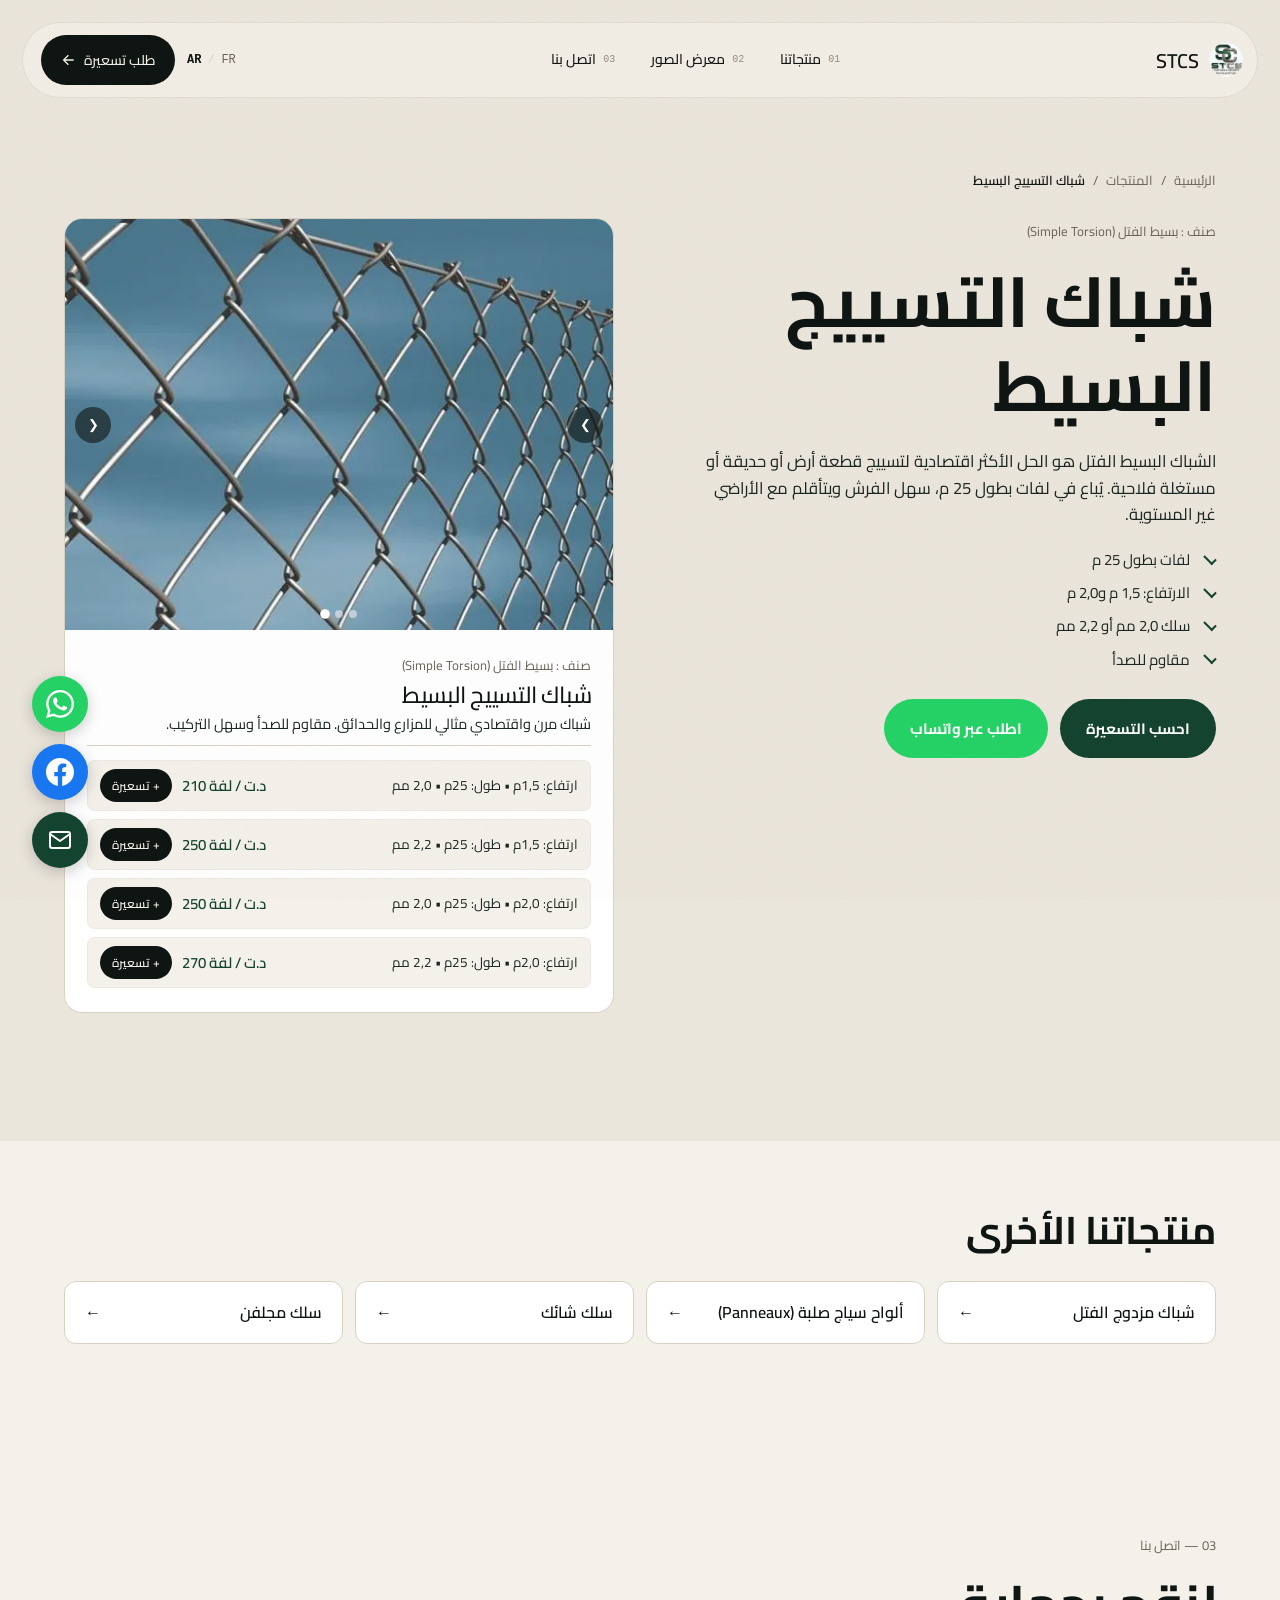
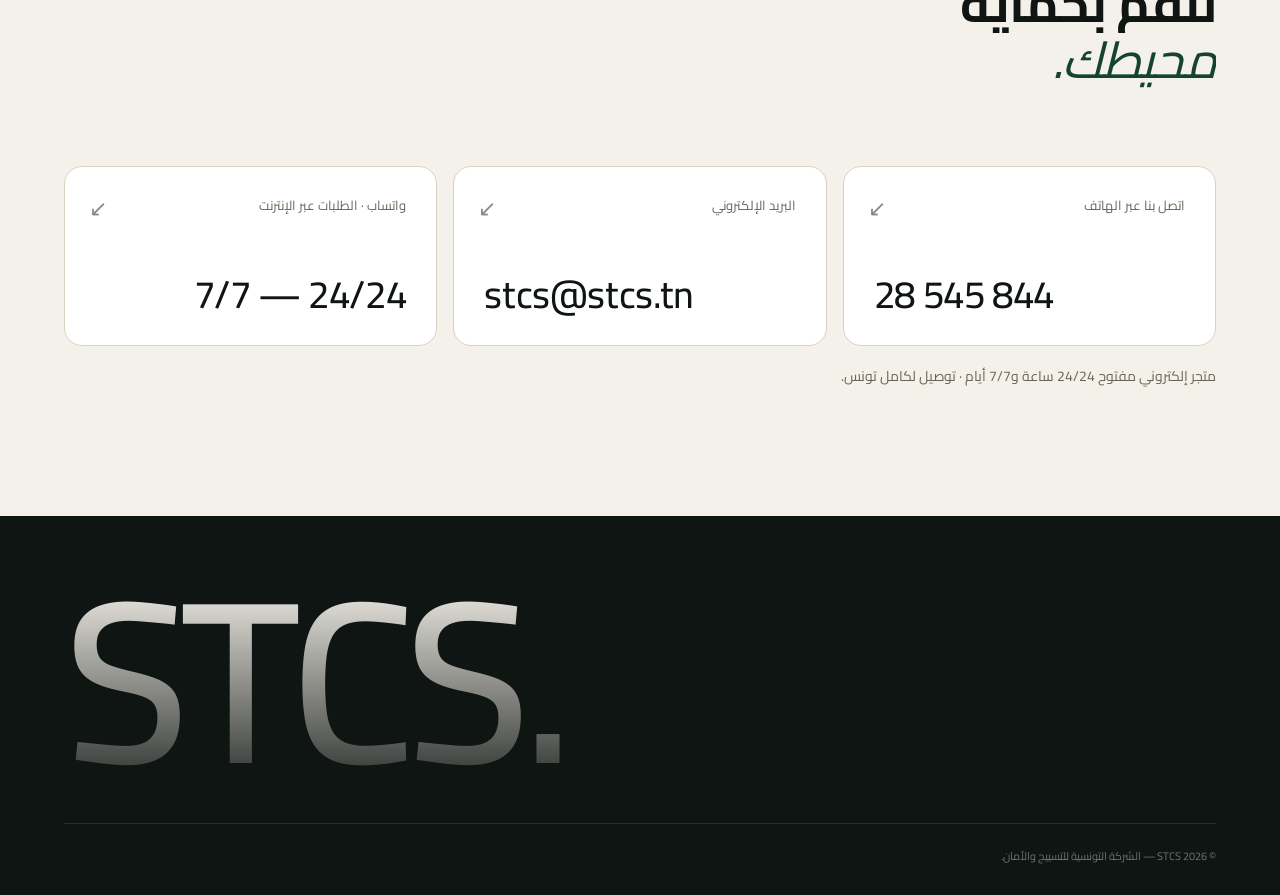
<file: grillage-simple-torsion-ar.html>
<!doctype html>
<html lang="ar" dir="rtl">
<head>
<!-- Page générée par tools/build-pages.js à partir de products.js — ne pas modifier à la main. -->
<meta charset="utf-8" />
<meta name="viewport" content="width=device-width,initial-scale=1" />
<title>شباك التسييج البسيط — الأسعار في تونس | STCS</title>
<meta name="description" content="شباك مرن واقتصادي مثالي للمزارع والحدائق. مقاوم للصدأ وسهل التركيب. الأسعار على الموقع، تسعيرة فورية وتوصيل لكامل تونس." />
<meta name="theme-color" content="#14442f" />

<!-- المشاركة (فيسبوك، واتساب…) -->
<meta property="og:type" content="product" />
<meta property="og:site_name" content="STCS" />
<meta property="og:title" content="شباك التسييج البسيط — الأسعار في تونس | STCS" />
<meta property="og:description" content="شباك مرن واقتصادي مثالي للمزارع والحدائق. مقاوم للصدأ وسهل التركيب. الأسعار على الموقع، تسعيرة فورية وتوصيل لكامل تونس." />
<meta property="og:url" content="https://www.stcs.tn/grillage-simple-torsion-ar.html" />
<meta property="og:image" content="https://www.stcs.tn/assets/products/simple-torsion-1.webp" />
<meta property="og:locale" content="ar_TN" />
<meta property="og:locale:alternate" content="fr_TN" />
<meta name="twitter:card" content="summary" />

<link rel="canonical" href="https://www.stcs.tn/grillage-simple-torsion-ar.html" />
<link rel="alternate" hreflang="fr" href="https://www.stcs.tn/grillage-simple-torsion.html" />
<link rel="alternate" hreflang="ar" href="https://www.stcs.tn/grillage-simple-torsion-ar.html" />
<link rel="alternate" hreflang="x-default" href="https://www.stcs.tn/grillage-simple-torsion.html" />
<link rel="preconnect" href="https://fonts.googleapis.com">
<link rel="preconnect" href="https://fonts.gstatic.com" crossorigin>
<link href="https://fonts.googleapis.com/css2?family=Cairo:wght@400;600;700;800;900&family=Inter:wght@300;400;500;600;700&display=swap" rel="stylesheet">
<link rel="stylesheet" href="styles.css" />
<script>
  /* Avant l'affichage : active les animations JS et saute l'intro si déjà vue dans cette session */
  (function (d) {
    d.classList.add("js");
    try {
      if (sessionStorage.getItem("stcs-intro") === "1") d.classList.add("no-intro");
      else sessionStorage.setItem("stcs-intro", "1");
    } catch (e) {}
  })(document.documentElement);
</script>
<link rel="icon" type="image/jpeg" href="assets/brand/logo.jpg" />

<script type="application/ld+json">
{
  "@context": "https://schema.org",
  "@graph": [
    {
      "@type": "Product",
      "name": "شباك التسييج البسيط",
      "description": "الشباك البسيط الفتل هو الحل الأكثر اقتصادية لتسييج قطعة أرض أو حديقة أو مستغلة فلاحية. يُباع في لفات بطول 25 م، سهل الفرش ويتأقلم مع الأراضي غير المستوية.",
      "url": "https://www.stcs.tn/grillage-simple-torsion-ar.html",
      "image": [
        "https://www.stcs.tn/assets/products/simple-torsion-1.webp",
        "https://www.stcs.tn/assets/products/simple-torsion-2.webp",
        "https://www.stcs.tn/assets/products/simple-torsion-3.webp"
      ],
      "brand": {
        "@type": "Brand",
        "name": "STCS"
      },
      "category": "شباك بسيط الفتل",
      "offers": {
        "@type": "AggregateOffer",
        "priceCurrency": "TND",
        "lowPrice": 210,
        "highPrice": 270,
        "offerCount": 4,
        "seller": {
          "@type": "Organization",
          "name": "STCS",
          "url": "https://www.stcs.tn/"
        }
      }
    },
    {
      "@type": "BreadcrumbList",
      "itemListElement": [
        {
          "@type": "ListItem",
          "position": 1,
          "name": "الرئيسية",
          "item": "https://www.stcs.tn/index-ar.html"
        },
        {
          "@type": "ListItem",
          "position": 2,
          "name": "المنتجات",
          "item": "https://www.stcs.tn/index-ar.html#products"
        },
        {
          "@type": "ListItem",
          "position": 3,
          "name": "شباك التسييج البسيط",
          "item": "https://www.stcs.tn/grillage-simple-torsion-ar.html"
        }
      ]
    }
  ]
}
</script>
</head>
<body>

<a class="skip-link" href="#produit">الانتقال إلى الكتالوج</a>

<div class="grain" aria-hidden="true"></div>
<div class="scroll-progress" id="scrollProgress" aria-hidden="true"></div>

<!-- Preloader -->
<div class="preloader" id="preloader" aria-hidden="true">
  <div class="preloader-inner">
    <div class="preloader-logo" dir="ltr">
      <span class="pl-letter">S</span><span class="pl-letter">T</span><span class="pl-letter">C</span><span class="pl-letter">S</span>
    </div>
    <div class="preloader-bar"><span></span></div>
    <p class="preloader-caption">التسييج والأمان</p>
  </div>
</div>

<!-- NAV -->
<header class="nav" id="nav">
  <a href="index-ar.html" class="nav-brand">
    <img src="assets/brand/logo.jpg" alt="" width="34" height="34" />
    <span>STCS</span>
  </a>
  <nav class="nav-links" aria-label="القائمة الرئيسية">
    <a href="index-ar.html#products"><span>01</span> منتجاتنا</a>
    <a href="index-ar.html#gallery"><span>02</span> معرض الصور</a>
    <a href="index-ar.html#contact"><span>03</span> اتصل بنا</a>
  </nav>
  <div class="nav-actions">
    <div class="lang-switcher">
      <a href="grillage-simple-torsion.html" hreflang="fr" lang="fr" aria-label="Français">FR</a>
      <span class="separator" aria-hidden="true">/</span>
      <a href="grillage-simple-torsion-ar.html" class="active" aria-current="page" lang="ar">AR</a>
    </div>
    <button type="button" class="nav-cta" data-open-modal="modale-devis" aria-haspopup="dialog">
      <span>طلب تسعيرة</span>
      <svg viewBox="0 0 24 24" width="16" height="16" fill="none" stroke="currentColor" stroke-width="2" aria-hidden="true"><path d="M19 12H5M11 19l-7-7 7-7"/></svg>
    </button>
  </div>
</header>

<main id="top">

  <!-- FICHE PRODUIT -->
  <section class="product-page" id="produit">
    <nav class="breadcrumb" aria-label="مسار التصفح">
      <a href="index-ar.html">الرئيسية</a><span aria-hidden="true">/</span>
      <a href="index-ar.html#products">المنتجات</a><span aria-hidden="true">/</span>
      <span aria-current="page">شباك التسييج البسيط</span>
    </nav>

    <div class="product-page-grid">
      <div class="product-page-text">
        <span class="eyebrow">صنف : بسيط الفتل (Simple Torsion)</span>
        <h1 class="product-page-title">شباك التسييج البسيط</h1>
        <p class="product-page-lead">الشباك البسيط الفتل هو الحل الأكثر اقتصادية لتسييج قطعة أرض أو حديقة أو مستغلة فلاحية. يُباع في لفات بطول 25 م، سهل الفرش ويتأقلم مع الأراضي غير المستوية.</p>
        <ul class="product-page-points">
          <li>لفات بطول 25 م</li>
          <li>الارتفاع: 1,5 م و2,0 م</li>
          <li>سلك 2,0 مم أو 2,2 مم</li>
          <li>مقاوم للصدأ</li>
        </ul>
        <div class="product-page-actions">
          <button type="button" class="btn btn--primary" data-open-modal="modale-devis" aria-haspopup="dialog">احسب التسعيرة</button>
          <a class="btn btn--whatsapp" href="https://wa.me/21628545844?text=%D9%85%D8%B1%D8%AD%D8%A8%D8%A7%D9%8B%20STCS%D8%8C%20%D8%A3%D9%86%D8%A7%20%D9%85%D9%87%D8%AA%D9%85%20%D8%A8%D9%80%3A%20%D8%B4%D8%A8%D8%A7%D9%83%20%D8%A7%D9%84%D8%AA%D8%B3%D9%8A%D9%8A%D8%AC%20%D8%A7%D9%84%D8%A8%D8%B3%D9%8A%D8%B7" target="_blank" rel="noopener noreferrer">اطلب عبر واتساب</a>
        </div>
      </div>

      <!-- Carte produit avec photos et prix, générée depuis products.js -->
      <div class="product-detail" id="productDetail" data-product="simple"></div>
    </div>
    <noscript>
      <p class="noscript-msg">يرجى تفعيل JavaScript لعرض الأسعار، أو اتصلوا بنا على <a href="tel:+21628545844" dir="ltr">28 545 844</a>.</p>
    </noscript>
  </section>

  <!-- AUTRES PRODUITS -->
  <section class="related">
    <h2 class="related-title">منتجاتنا الأخرى</h2>
    <ul class="related-list">
        <li><a href="grillage-double-torsion-ar.html">شباك مزدوج الفتل<span aria-hidden="true">←</span></a></li>
        <li><a href="panneaux-rigides-ar.html">ألواح سياج صلبة (Panneaux)<span aria-hidden="true">←</span></a></li>
        <li><a href="fil-barbele-ar.html">سلك شائك<span aria-hidden="true">←</span></a></li>
        <li><a href="fil-galvanise-ar.html">سلك مجلفن<span aria-hidden="true">←</span></a></li>
    </ul>
  </section>

  <!-- CONTACT -->
  <section class="contact" id="contact">
    <div class="section-head">
      <span class="eyebrow">03 — اتصل بنا</span>
      <h2 class="section-title section-title--xl"><span class="reveal-line">لنقم بحماية</span><span class="reveal-line"><em>محيطك.</em></span></h2>
    </div>
    <div class="contact-grid">
      <a class="contact-tile" href="tel:+21628545844"><span class="ct-label">اتصل بنا عبر الهاتف</span><strong dir="ltr">28 545 844</strong><span class="ct-arrow" aria-hidden="true">↙</span></a>
      <a class="contact-tile" href="mailto:stcs@stcs.tn"><span class="ct-label">البريد الإلكتروني</span><strong dir="ltr">stcs@stcs.tn</strong><span class="ct-arrow" aria-hidden="true">↙</span></a>
      <a class="contact-tile contact-tile--wa" href="https://wa.me/21628545844" target="_blank" rel="noopener noreferrer"><span class="ct-label">واتساب · الطلبات عبر الإنترنت</span><strong>24/24 — 7/7</strong><span class="ct-arrow" aria-hidden="true">↙</span></a>
    </div>
    <p class="contact-note">متجر إلكتروني مفتوح 24/24 ساعة و7/7 أيام · توصيل لكامل تونس.</p>
  </section>

  <!-- FOOTER -->
  <footer class="footer">
    <div class="footer-top"><p class="footer-mark" aria-hidden="true" dir="ltr">STCS.</p></div>
    <div class="footer-bottom"><span>© <span id="year"></span> STCS — الشركة التونسية للتسييج والأمان.</span></div>
  </footer>
</main>

<!-- MODALE DEVIS MULTI-ARTICLES -->
<div id="modale-devis" class="modale" role="dialog" aria-modal="true" aria-labelledby="modale-devis-titre" aria-hidden="true">
  <div class="modale-contenu" data-lenis-prevent>
    <button type="button" class="modale-fermer" aria-label="إغلاق">&times;</button>
    <div class="modale-header">
      <h3 id="modale-devis-titre">حاسبة التسعيرة</h3>
    </div>

    <div class="devis-form">
      <div>
        <label for="devis-produit" class="devis-label">1. اختر المنتج</label>
        <!-- Les options sont générées depuis products.js -->
        <select id="devis-produit" class="devis-input" data-autofocus></select>
      </div>

      <div>
        <label for="devis-longueur" class="devis-label">2. طول المحيط (بالمتر) أو الكمية (بالكغ)</label>
        <input type="number" id="devis-longueur" class="devis-input" placeholder="مثال: 580 (متر) أو 15 (كغ)" min="0" step="any" inputmode="decimal">
      </div>

      <button type="button" id="devis-ajouter" class="btn btn--secondary">+ إضافة هذا المنتج</button>
    </div>

    <div id="zone-panier" class="zone-panier" hidden>
      <h4 class="panier-titre">تفاصيل طلبك</h4>

      <ul id="panier-liste" class="panier-liste" aria-live="polite"></ul>

      <div class="panier-total">
        <span>المجموع التقديري :</span>
        <strong id="panier-total-prix" dir="ltr">0.00 DT</strong>
      </div>
      <p class="panier-note">الأسعار تقديرية. سيتم تأكيد التسعيرة النهائية عبر واتساب.</p>

      <fieldset class="devis-client">
        <legend class="devis-label">3. معلوماتك <span class="devis-optionnel">(اختياري، لرد أسرع)</span></legend>
        <div class="devis-client-grid">
          <input type="text" id="devis-nom" class="devis-input" placeholder="الاسم" autocomplete="name" aria-label="الاسم">
          <select id="devis-gouvernorat" class="devis-input" aria-label="ولاية التوصيل">
            <option value="">ولاية التوصيل…</option>
          </select>
        </div>
      </fieldset>

      <button type="button" id="devis-envoyer" class="btn btn--primary">
        إرسال طلب التسعيرة النهائي
        <svg viewBox="0 0 24 24" width="18" height="18" fill="none" stroke="currentColor" stroke-width="2" aria-hidden="true"><path d="M19 12H5M11 19l-7-7 7-7"/></svg>
      </button>
    </div>
  </div>
</div>

<!-- BOUTONS SOCIAUX FLOTTANTS -->
<div class="social-float">
  <a href="https://wa.me/21628545844" class="social-btn social-btn--wa" target="_blank" rel="noopener noreferrer" aria-label="تواصل معنا عبر واتساب">
    <svg viewBox="0 0 24 24" width="28" height="28" fill="currentColor"><path d="M17.472 14.382c-.297-.149-1.758-.867-2.03-.967-.273-.099-.471-.148-.67.15-.197.297-.767.966-.94 1.164-.173.199-.347.223-.644.075-.297-.15-1.255-.463-2.39-1.475-.883-.788-1.48-1.761-1.653-2.059-.173-.297-.018-.458.13-.606.134-.133.298-.347.446-.52.149-.174.198-.298.298-.497.099-.198.05-.371-.025-.52-.075-.149-.669-1.612-.916-2.207-.242-.579-.487-.5-.669-.51a12.8 12.8 0 0 0-.57-.01c-.198 0-.52.074-.792.372-.272.297-1.04 1.016-1.04 2.479 0 1.462 1.065 2.875 1.213 3.074.149.198 2.096 3.2 5.077 4.487.709.306 1.262.489 1.694.625.712.227 1.36.195 1.871.118.571-.085 1.758-.719 2.006-1.413.248-.694.248-1.289.173-1.413-.074-.124-.272-.198-.57-.347m-5.421 7.403h-.004a9.87 9.87 0 0 1-5.031-1.378l-.361-.214-3.741.982.998-3.648-.235-.374a9.86 9.86 0 0 1-1.51-5.26c.001-5.45 4.436-9.884 9.888-9.884 2.64 0 5.122 1.03 6.988 2.898a9.825 9.825 0 0 1 2.893 6.994c-.003 5.45-4.437 9.884-9.885 9.884m8.413-18.297A11.815 11.815 0 0 0 12.05 0C5.495 0 .16 5.335.157 11.892c0 2.096.547 4.142 1.588 5.945L.057 24l6.305-1.654a11.882 11.882 0 0 0 5.683 1.448h.005c6.554 0 11.89-5.335 11.893-11.893a11.821 11.821 0 0 0-3.48-8.413Z"/></svg>
  </a>
  <a href="https://www.facebook.com/profile.php?id=61593095852095" class="social-btn social-btn--fb" target="_blank" rel="noopener noreferrer" aria-label="قم بزيارة صفحتنا على الفيسبوك">
    <svg viewBox="0 0 24 24" width="28" height="28" fill="currentColor"><path d="M24 12.073c0-6.627-5.373-12-12-12s-12 5.373-12 12c0 5.99 4.388 10.954 10.125 11.854v-8.385H7.078v-3.469h3.047V9.43c0-3.007 1.792-4.669 4.533-4.669 1.312 0 2.686.235 2.686.235v2.953H15.83c-1.491 0-1.956.925-1.956 1.874v2.25h3.328l-.532 3.469h-2.796v8.385C19.612 23.027 24 18.062 24 12.073z"/></svg>
  </a>
  <a href="mailto:stcs@stcs.tn" class="social-btn social-btn--mail" aria-label="أرسل لنا بريدًا إلكترونيًا">
    <svg viewBox="0 0 24 24" width="24" height="24" fill="none" stroke="currentColor" stroke-width="2" stroke-linecap="round" stroke-linejoin="round"><path d="M4 4h16c1.1 0 2 .9 2 2v12c0 1.1-.9 2-2 2H4c-1.1 0-2-.9-2-2V6c0-1.1.9-2 2-2z"></path><polyline points="22,6 12,13 2,6"></polyline></svg>
  </a>
</div>

<script src="assets/vendor/lenis.min.js" defer></script>
<script src="products.js" defer></script>
<script src="script.js" defer></script>
</body>
</html>
</file>
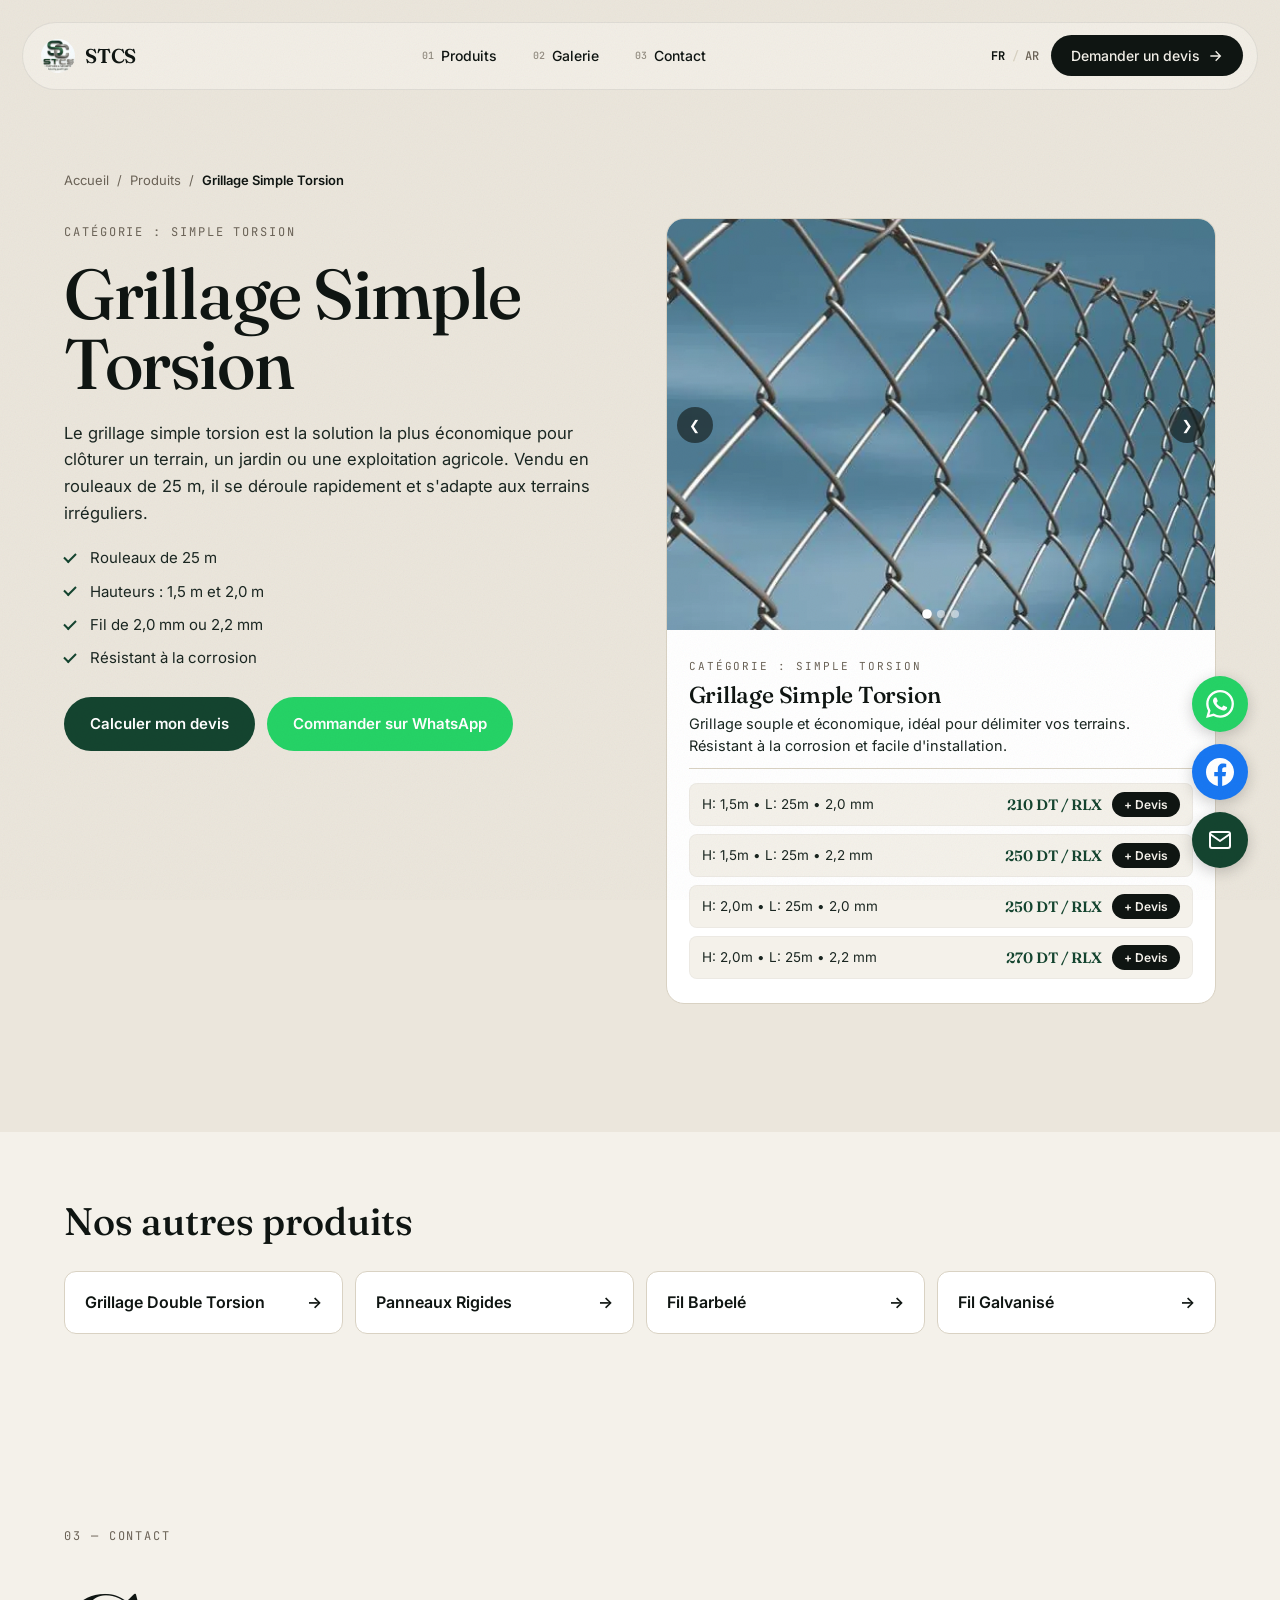
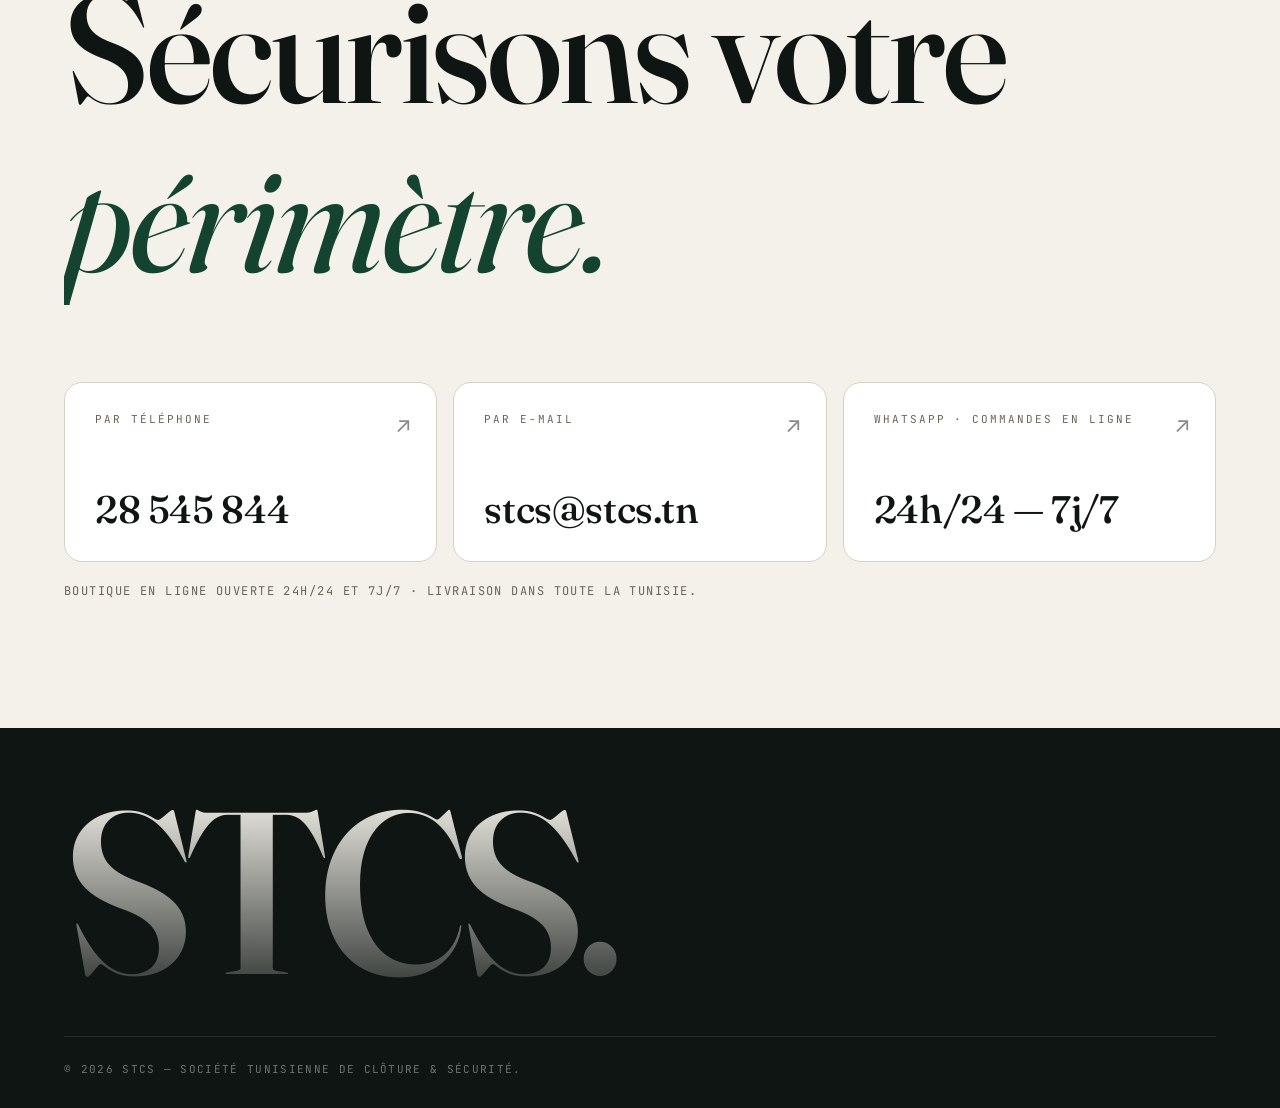
<file: grillage-simple-torsion.html>
<!doctype html>
<html lang="fr">
<head>
<!-- Page générée par tools/build-pages.js à partir de products.js — ne pas modifier à la main. -->
<meta charset="utf-8" />
<meta name="viewport" content="width=device-width,initial-scale=1" />
<title>Grillage Simple Torsion — Prix en Tunisie | STCS</title>
<meta name="description" content="Grillage souple et économique, idéal pour délimiter vos terrains. Résistant à la corrosion et facile d'installation. Prix en ligne, devis instantané et livraison dans toute la Tunisie." />
<meta name="theme-color" content="#14442f" />

<!-- Partage (Facebook, WhatsApp, LinkedIn…) -->
<meta property="og:type" content="product" />
<meta property="og:site_name" content="STCS" />
<meta property="og:title" content="Grillage Simple Torsion — Prix en Tunisie | STCS" />
<meta property="og:description" content="Grillage souple et économique, idéal pour délimiter vos terrains. Résistant à la corrosion et facile d'installation. Prix en ligne, devis instantané et livraison dans toute la Tunisie." />
<meta property="og:url" content="https://www.stcs.tn/grillage-simple-torsion.html" />
<meta property="og:image" content="https://www.stcs.tn/assets/products/simple-torsion-1.webp" />
<meta property="og:locale" content="fr_TN" />
<meta property="og:locale:alternate" content="ar_TN" />
<meta name="twitter:card" content="summary" />

<link rel="canonical" href="https://www.stcs.tn/grillage-simple-torsion.html" />
<link rel="alternate" hreflang="fr" href="https://www.stcs.tn/grillage-simple-torsion.html" />
<link rel="alternate" hreflang="ar" href="https://www.stcs.tn/grillage-simple-torsion-ar.html" />
<link rel="alternate" hreflang="x-default" href="https://www.stcs.tn/grillage-simple-torsion.html" />
<link rel="preconnect" href="https://fonts.googleapis.com">
<link rel="preconnect" href="https://fonts.gstatic.com" crossorigin>
<link href="https://fonts.googleapis.com/css2?family=Fraunces:opsz,wght@9..144,400;500;600;700&family=Inter:wght@300;400;500;600;700&family=JetBrains+Mono:wght@400;500&display=swap" rel="stylesheet">
<link rel="stylesheet" href="styles.css" />
<script>
  /* Avant l'affichage : active les animations JS et saute l'intro si déjà vue dans cette session */
  (function (d) {
    d.classList.add("js");
    try {
      if (sessionStorage.getItem("stcs-intro") === "1") d.classList.add("no-intro");
      else sessionStorage.setItem("stcs-intro", "1");
    } catch (e) {}
  })(document.documentElement);
</script>
<link rel="icon" type="image/jpeg" href="assets/brand/logo.jpg" />

<script type="application/ld+json">
{
  "@context": "https://schema.org",
  "@graph": [
    {
      "@type": "Product",
      "name": "Grillage Simple Torsion",
      "description": "Le grillage simple torsion est la solution la plus économique pour clôturer un terrain, un jardin ou une exploitation agricole. Vendu en rouleaux de 25 m, il se déroule rapidement et s'adapte aux terrains irréguliers.",
      "url": "https://www.stcs.tn/grillage-simple-torsion.html",
      "image": [
        "https://www.stcs.tn/assets/products/simple-torsion-1.webp",
        "https://www.stcs.tn/assets/products/simple-torsion-2.webp",
        "https://www.stcs.tn/assets/products/simple-torsion-3.webp"
      ],
      "brand": {
        "@type": "Brand",
        "name": "STCS"
      },
      "category": "Grillage Simple Torsion",
      "offers": {
        "@type": "AggregateOffer",
        "priceCurrency": "TND",
        "lowPrice": 210,
        "highPrice": 270,
        "offerCount": 4,
        "seller": {
          "@type": "Organization",
          "name": "STCS",
          "url": "https://www.stcs.tn/"
        }
      }
    },
    {
      "@type": "BreadcrumbList",
      "itemListElement": [
        {
          "@type": "ListItem",
          "position": 1,
          "name": "Accueil",
          "item": "https://www.stcs.tn/"
        },
        {
          "@type": "ListItem",
          "position": 2,
          "name": "Produits",
          "item": "https://www.stcs.tn/#products"
        },
        {
          "@type": "ListItem",
          "position": 3,
          "name": "Grillage Simple Torsion",
          "item": "https://www.stcs.tn/grillage-simple-torsion.html"
        }
      ]
    }
  ]
}
</script>
</head>
<body>

<a class="skip-link" href="#produit">Aller au catalogue</a>

<div class="grain" aria-hidden="true"></div>
<div class="scroll-progress" id="scrollProgress" aria-hidden="true"></div>

<!-- Preloader -->
<div class="preloader" id="preloader" aria-hidden="true">
  <div class="preloader-inner">
    <div class="preloader-logo">
      <span class="pl-letter">S</span><span class="pl-letter">T</span><span class="pl-letter">C</span><span class="pl-letter">S</span>
    </div>
    <div class="preloader-bar"><span></span></div>
    <p class="preloader-caption">Clôture &amp; Sécurité</p>
  </div>
</div>

<!-- NAV -->
<header class="nav" id="nav">
  <a href="index.html" class="nav-brand">
    <img src="assets/brand/logo.jpg" alt="" width="34" height="34" />
    <span>STCS</span>
  </a>
  <nav class="nav-links" aria-label="Navigation principale">
    <a href="index.html#products"><span>01</span> Produits</a>
    <a href="index.html#gallery"><span>02</span> Galerie</a>
    <a href="index.html#contact"><span>03</span> Contact</a>
  </nav>
  <div class="nav-actions">
    <div class="lang-switcher">
      <a href="grillage-simple-torsion.html" class="active" aria-current="page" lang="fr">FR</a>
      <span class="separator" aria-hidden="true">/</span>
      <a href="grillage-simple-torsion-ar.html" hreflang="ar" lang="ar" aria-label="العربية">AR</a>
    </div>
    <button type="button" class="nav-cta" data-open-modal="modale-devis" aria-haspopup="dialog">
      <span>Demander un devis</span>
      <svg viewBox="0 0 24 24" width="16" height="16" fill="none" stroke="currentColor" stroke-width="2" aria-hidden="true"><path d="M5 12h14M13 5l7 7-7 7"/></svg>
    </button>
  </div>
</header>

<main id="top">

  <!-- FICHE PRODUIT -->
  <section class="product-page" id="produit">
    <nav class="breadcrumb" aria-label="Fil d'Ariane">
      <a href="index.html">Accueil</a><span aria-hidden="true">/</span>
      <a href="index.html#products">Produits</a><span aria-hidden="true">/</span>
      <span aria-current="page">Grillage Simple Torsion</span>
    </nav>

    <div class="product-page-grid">
      <div class="product-page-text">
        <span class="eyebrow">Catégorie : Simple Torsion</span>
        <h1 class="product-page-title">Grillage Simple Torsion</h1>
        <p class="product-page-lead">Le grillage simple torsion est la solution la plus économique pour clôturer un terrain, un jardin ou une exploitation agricole. Vendu en rouleaux de 25 m, il se déroule rapidement et s'adapte aux terrains irréguliers.</p>
        <ul class="product-page-points">
          <li>Rouleaux de 25 m</li>
          <li>Hauteurs : 1,5 m et 2,0 m</li>
          <li>Fil de 2,0 mm ou 2,2 mm</li>
          <li>Résistant à la corrosion</li>
        </ul>
        <div class="product-page-actions">
          <button type="button" class="btn btn--primary" data-open-modal="modale-devis" aria-haspopup="dialog">Calculer mon devis</button>
          <a class="btn btn--whatsapp" href="https://wa.me/21628545844?text=Bonjour%20STCS%2C%20je%20suis%20int%C3%A9ress%C3%A9(e)%20par%20%3A%20Grillage%20Simple%20Torsion" target="_blank" rel="noopener noreferrer">Commander sur WhatsApp</a>
        </div>
      </div>

      <!-- Carte produit avec photos et prix, générée depuis products.js -->
      <div class="product-detail" id="productDetail" data-product="simple"></div>
    </div>
    <noscript>
      <p class="noscript-msg">Activez JavaScript pour afficher les prix, ou contactez-nous au <a href="tel:+21628545844" dir="ltr">28 545 844</a>.</p>
    </noscript>
  </section>

  <!-- AUTRES PRODUITS -->
  <section class="related">
    <h2 class="related-title">Nos autres produits</h2>
    <ul class="related-list">
        <li><a href="grillage-double-torsion.html">Grillage Double Torsion<span aria-hidden="true">→</span></a></li>
        <li><a href="panneaux-rigides.html">Panneaux Rigides<span aria-hidden="true">→</span></a></li>
        <li><a href="fil-barbele.html">Fil Barbelé<span aria-hidden="true">→</span></a></li>
        <li><a href="fil-galvanise.html">Fil Galvanisé<span aria-hidden="true">→</span></a></li>
    </ul>
  </section>

  <!-- CONTACT -->
  <section class="contact" id="contact">
    <div class="section-head">
      <span class="eyebrow">03 — Contact</span>
      <h2 class="section-title section-title--xl"><span class="reveal-line">Sécurisons votre</span><span class="reveal-line"><em>périmètre.</em></span></h2>
    </div>
    <div class="contact-grid">
      <a class="contact-tile" href="tel:+21628545844"><span class="ct-label">Par téléphone</span><strong dir="ltr">28 545 844</strong><span class="ct-arrow" aria-hidden="true">↗</span></a>
      <a class="contact-tile" href="mailto:stcs@stcs.tn"><span class="ct-label">Par e-mail</span><strong dir="ltr">stcs@stcs.tn</strong><span class="ct-arrow" aria-hidden="true">↗</span></a>
      <a class="contact-tile contact-tile--wa" href="https://wa.me/21628545844" target="_blank" rel="noopener noreferrer"><span class="ct-label">WhatsApp · Commandes en ligne</span><strong>24h/24 — 7j/7</strong><span class="ct-arrow" aria-hidden="true">↗</span></a>
    </div>
    <p class="contact-note">Boutique en ligne ouverte 24h/24 et 7j/7 · Livraison dans toute la Tunisie.</p>
  </section>

  <!-- FOOTER -->
  <footer class="footer">
    <div class="footer-top"><p class="footer-mark" aria-hidden="true">STCS.</p></div>
    <div class="footer-bottom"><span>© <span id="year"></span> STCS — Société Tunisienne de Clôture &amp; Sécurité.</span></div>
  </footer>
</main>

<!-- MODALE DEVIS MULTI-ARTICLES -->
<div id="modale-devis" class="modale" role="dialog" aria-modal="true" aria-labelledby="modale-devis-titre" aria-hidden="true">
  <div class="modale-contenu" data-lenis-prevent>
    <button type="button" class="modale-fermer" aria-label="Fermer">&times;</button>
    <div class="modale-header">
      <h3 id="modale-devis-titre">Calculateur de Devis</h3>
    </div>

    <div class="devis-form">
      <div>
        <label for="devis-produit" class="devis-label">1. Choisissez votre produit</label>
        <!-- Les options sont générées depuis products.js -->
        <select id="devis-produit" class="devis-input" data-autofocus></select>
      </div>

      <div>
        <label for="devis-longueur" class="devis-label">2. Périmètre (en m) ou Quantité (en kg)</label>
        <input type="number" id="devis-longueur" class="devis-input" placeholder="Ex: 580 (mètres) ou 15 (kg)" min="0" step="any" inputmode="decimal">
      </div>

      <button type="button" id="devis-ajouter" class="btn btn--secondary">+ Ajouter cet article</button>
    </div>

    <div id="zone-panier" class="zone-panier" hidden>
      <h4 class="panier-titre">Détails de votre devis</h4>

      <ul id="panier-liste" class="panier-liste" aria-live="polite"></ul>

      <div class="panier-total">
        <span>Prix Total Estimé :</span>
        <strong id="panier-total-prix" dir="ltr">0.00 DT</strong>
      </div>
      <p class="panier-note">Prix indicatifs. Le devis final vous sera confirmé sur WhatsApp.</p>

      <fieldset class="devis-client">
        <legend class="devis-label">3. Vos coordonnées <span class="devis-optionnel">(facultatif, pour une réponse plus rapide)</span></legend>
        <div class="devis-client-grid">
          <input type="text" id="devis-nom" class="devis-input" placeholder="Votre nom" autocomplete="name" aria-label="Votre nom">
          <select id="devis-gouvernorat" class="devis-input" aria-label="Gouvernorat de livraison">
            <option value="">Gouvernorat de livraison…</option>
          </select>
        </div>
      </fieldset>

      <button type="button" id="devis-envoyer" class="btn btn--primary">
        Demander un devis final
        <svg viewBox="0 0 24 24" width="18" height="18" fill="none" stroke="currentColor" stroke-width="2" aria-hidden="true"><path d="M5 12h14M13 5l7 7-7 7"/></svg>
      </button>
    </div>
  </div>
</div>

<!-- BOUTONS SOCIAUX FLOTTANTS -->
<div class="social-float">
  <a href="https://wa.me/21628545844" class="social-btn social-btn--wa" target="_blank" rel="noopener noreferrer" aria-label="Contactez-nous sur WhatsApp">
    <svg viewBox="0 0 24 24" width="28" height="28" fill="currentColor"><path d="M17.472 14.382c-.297-.149-1.758-.867-2.03-.967-.273-.099-.471-.148-.67.15-.197.297-.767.966-.94 1.164-.173.199-.347.223-.644.075-.297-.15-1.255-.463-2.39-1.475-.883-.788-1.48-1.761-1.653-2.059-.173-.297-.018-.458.13-.606.134-.133.298-.347.446-.52.149-.174.198-.298.298-.497.099-.198.05-.371-.025-.52-.075-.149-.669-1.612-.916-2.207-.242-.579-.487-.5-.669-.51a12.8 12.8 0 0 0-.57-.01c-.198 0-.52.074-.792.372-.272.297-1.04 1.016-1.04 2.479 0 1.462 1.065 2.875 1.213 3.074.149.198 2.096 3.2 5.077 4.487.709.306 1.262.489 1.694.625.712.227 1.36.195 1.871.118.571-.085 1.758-.719 2.006-1.413.248-.694.248-1.289.173-1.413-.074-.124-.272-.198-.57-.347m-5.421 7.403h-.004a9.87 9.87 0 0 1-5.031-1.378l-.361-.214-3.741.982.998-3.648-.235-.374a9.86 9.86 0 0 1-1.51-5.26c.001-5.45 4.436-9.884 9.888-9.884 2.64 0 5.122 1.03 6.988 2.898a9.825 9.825 0 0 1 2.893 6.994c-.003 5.45-4.437 9.884-9.885 9.884m8.413-18.297A11.815 11.815 0 0 0 12.05 0C5.495 0 .16 5.335.157 11.892c0 2.096.547 4.142 1.588 5.945L.057 24l6.305-1.654a11.882 11.882 0 0 0 5.683 1.448h.005c6.554 0 11.89-5.335 11.893-11.893a11.821 11.821 0 0 0-3.48-8.413Z"/></svg>
  </a>
  <a href="https://www.facebook.com/profile.php?id=61593095852095" class="social-btn social-btn--fb" target="_blank" rel="noopener noreferrer" aria-label="Visitez notre page Facebook">
    <svg viewBox="0 0 24 24" width="28" height="28" fill="currentColor"><path d="M24 12.073c0-6.627-5.373-12-12-12s-12 5.373-12 12c0 5.99 4.388 10.954 10.125 11.854v-8.385H7.078v-3.469h3.047V9.43c0-3.007 1.792-4.669 4.533-4.669 1.312 0 2.686.235 2.686.235v2.953H15.83c-1.491 0-1.956.925-1.956 1.874v2.25h3.328l-.532 3.469h-2.796v8.385C19.612 23.027 24 18.062 24 12.073z"/></svg>
  </a>
  <a href="mailto:stcs@stcs.tn" class="social-btn social-btn--mail" aria-label="Envoyez-nous un e-mail">
    <svg viewBox="0 0 24 24" width="24" height="24" fill="none" stroke="currentColor" stroke-width="2" stroke-linecap="round" stroke-linejoin="round"><path d="M4 4h16c1.1 0 2 .9 2 2v12c0 1.1-.9 2-2 2H4c-1.1 0-2-.9-2-2V6c0-1.1.9-2 2-2z"></path><polyline points="22,6 12,13 2,6"></polyline></svg>
  </a>
</div>

<script src="assets/vendor/lenis.min.js" defer></script>
<script src="products.js" defer></script>
<script src="script.js" defer></script>
</body>
</html>
</file>
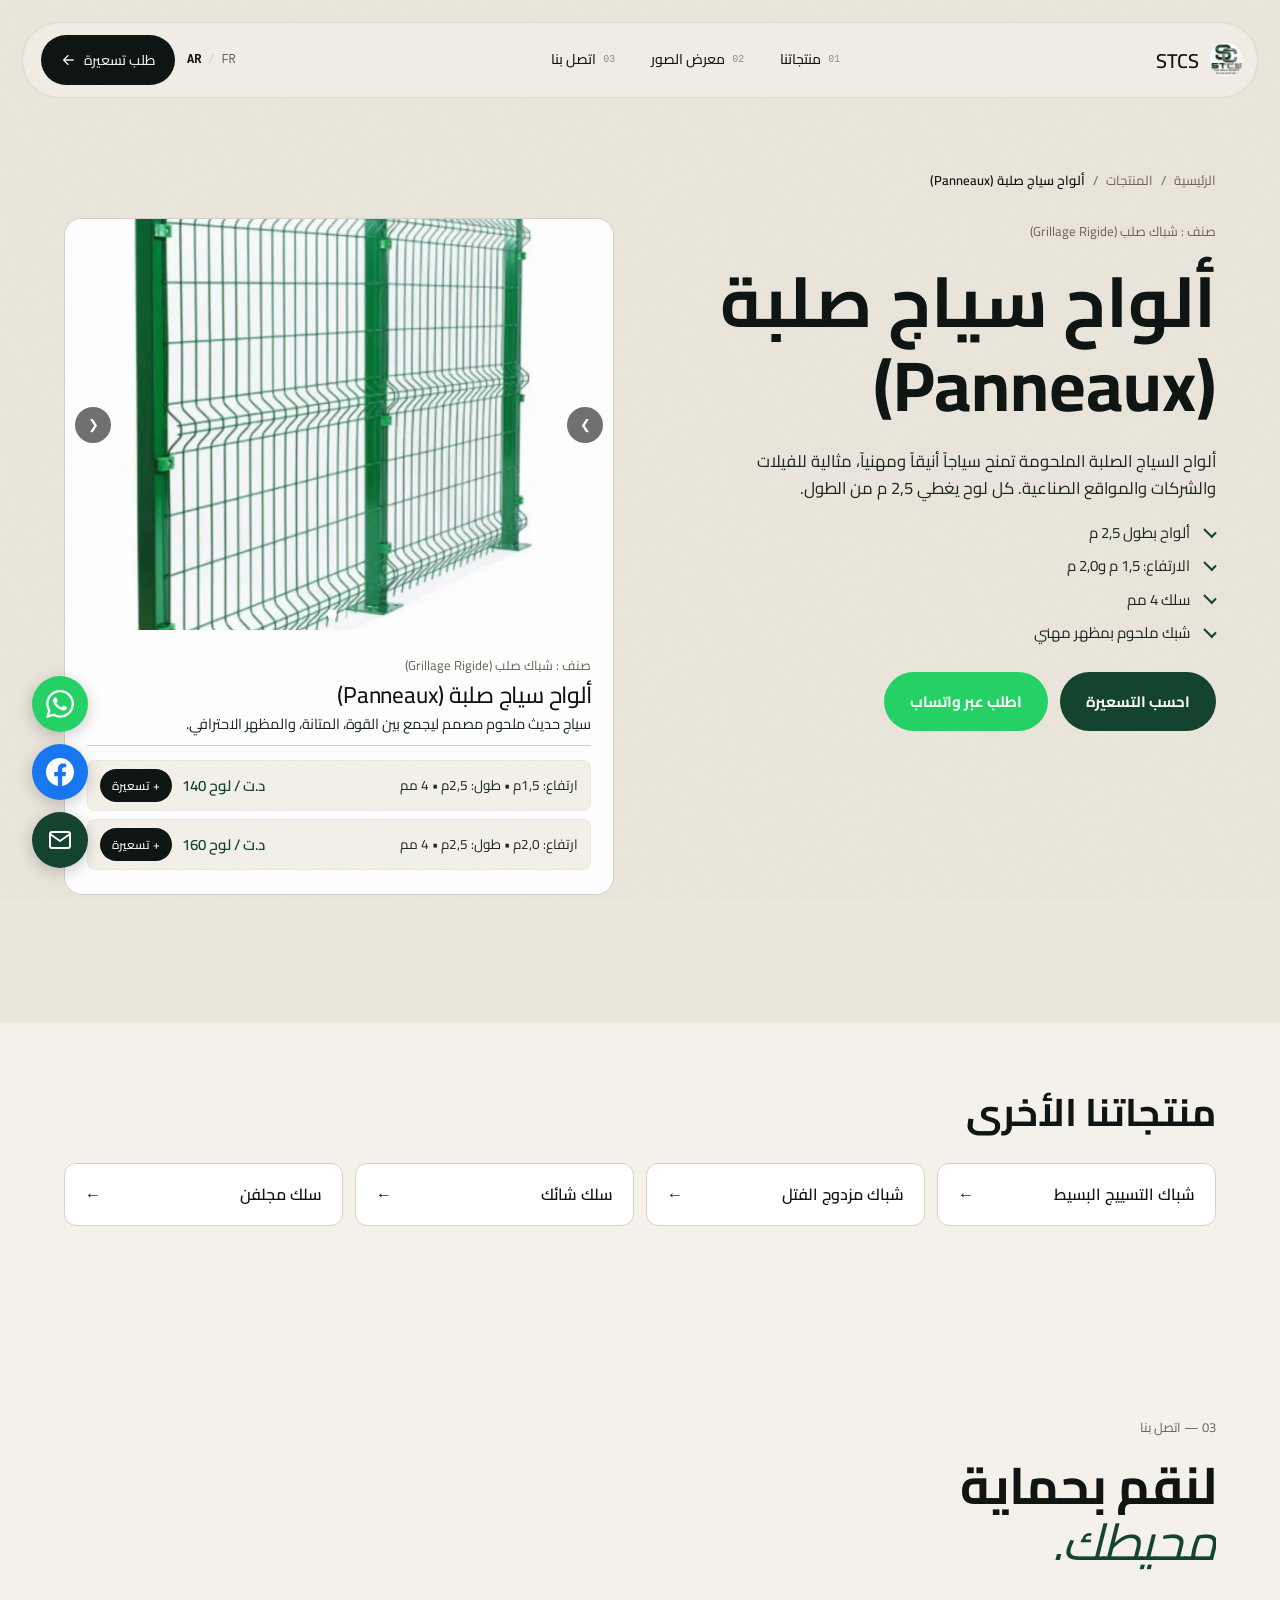
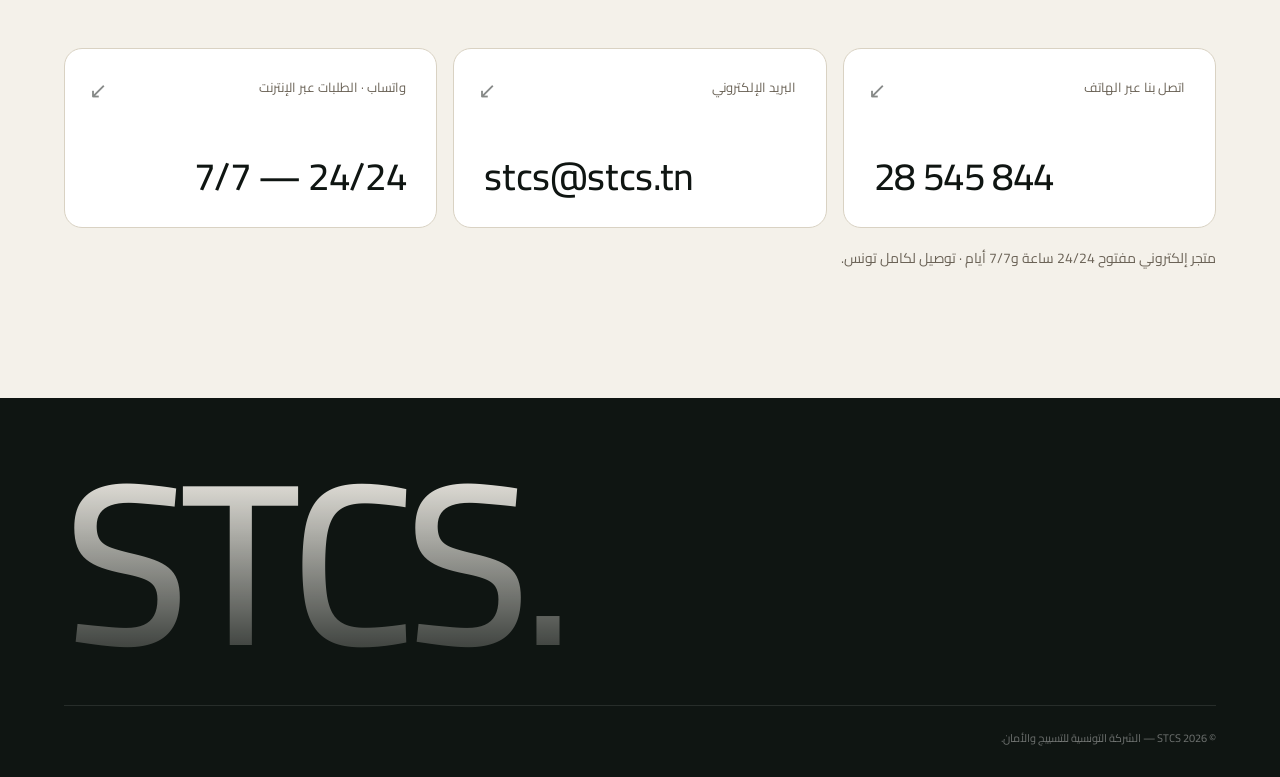
<file: panneaux-rigides-ar.html>
<!doctype html>
<html lang="ar" dir="rtl">
<head>
<!-- Page générée par tools/build-pages.js à partir de products.js — ne pas modifier à la main. -->
<meta charset="utf-8" />
<meta name="viewport" content="width=device-width,initial-scale=1" />
<title>ألواح سياج صلبة (Panneaux) — الأسعار في تونس | STCS</title>
<meta name="description" content="سياج حديث ملحوم مصمم ليجمع بين القوة، المتانة، والمظهر الاحترافي. الأسعار على الموقع، تسعيرة فورية وتوصيل لكامل تونس." />
<meta name="theme-color" content="#14442f" />

<!-- المشاركة (فيسبوك، واتساب…) -->
<meta property="og:type" content="product" />
<meta property="og:site_name" content="STCS" />
<meta property="og:title" content="ألواح سياج صلبة (Panneaux) — الأسعار في تونس | STCS" />
<meta property="og:description" content="سياج حديث ملحوم مصمم ليجمع بين القوة، المتانة، والمظهر الاحترافي. الأسعار على الموقع، تسعيرة فورية وتوصيل لكامل تونس." />
<meta property="og:url" content="https://www.stcs.tn/panneaux-rigides-ar.html" />
<meta property="og:image" content="https://www.stcs.tn/assets/products/panneau-1.webp" />
<meta property="og:locale" content="ar_TN" />
<meta property="og:locale:alternate" content="fr_TN" />
<meta name="twitter:card" content="summary" />

<link rel="canonical" href="https://www.stcs.tn/panneaux-rigides-ar.html" />
<link rel="alternate" hreflang="fr" href="https://www.stcs.tn/panneaux-rigides.html" />
<link rel="alternate" hreflang="ar" href="https://www.stcs.tn/panneaux-rigides-ar.html" />
<link rel="alternate" hreflang="x-default" href="https://www.stcs.tn/panneaux-rigides.html" />
<link rel="preconnect" href="https://fonts.googleapis.com">
<link rel="preconnect" href="https://fonts.gstatic.com" crossorigin>
<link href="https://fonts.googleapis.com/css2?family=Cairo:wght@400;600;700;800;900&family=Inter:wght@300;400;500;600;700&display=swap" rel="stylesheet">
<link rel="stylesheet" href="styles.css" />
<script>
  /* Avant l'affichage : active les animations JS et saute l'intro si déjà vue dans cette session */
  (function (d) {
    d.classList.add("js");
    try {
      if (sessionStorage.getItem("stcs-intro") === "1") d.classList.add("no-intro");
      else sessionStorage.setItem("stcs-intro", "1");
    } catch (e) {}
  })(document.documentElement);
</script>
<link rel="icon" type="image/jpeg" href="assets/brand/logo.jpg" />

<script type="application/ld+json">
{
  "@context": "https://schema.org",
  "@graph": [
    {
      "@type": "Product",
      "name": "ألواح سياج صلبة (Panneaux)",
      "description": "ألواح السياج الصلبة الملحومة تمنح سياجاً أنيقاً ومهنياً، مثالية للفيلات والشركات والمواقع الصناعية. كل لوح يغطي 2,5 م من الطول.",
      "url": "https://www.stcs.tn/panneaux-rigides-ar.html",
      "image": [
        "https://www.stcs.tn/assets/products/panneau-1.webp",
        "https://www.stcs.tn/assets/products/panneau-2.webp"
      ],
      "brand": {
        "@type": "Brand",
        "name": "STCS"
      },
      "category": "ألواح سياج صلبة",
      "offers": {
        "@type": "AggregateOffer",
        "priceCurrency": "TND",
        "lowPrice": 140,
        "highPrice": 160,
        "offerCount": 2,
        "seller": {
          "@type": "Organization",
          "name": "STCS",
          "url": "https://www.stcs.tn/"
        }
      }
    },
    {
      "@type": "BreadcrumbList",
      "itemListElement": [
        {
          "@type": "ListItem",
          "position": 1,
          "name": "الرئيسية",
          "item": "https://www.stcs.tn/index-ar.html"
        },
        {
          "@type": "ListItem",
          "position": 2,
          "name": "المنتجات",
          "item": "https://www.stcs.tn/index-ar.html#products"
        },
        {
          "@type": "ListItem",
          "position": 3,
          "name": "ألواح سياج صلبة (Panneaux)",
          "item": "https://www.stcs.tn/panneaux-rigides-ar.html"
        }
      ]
    }
  ]
}
</script>
</head>
<body>

<a class="skip-link" href="#produit">الانتقال إلى الكتالوج</a>

<div class="grain" aria-hidden="true"></div>
<div class="scroll-progress" id="scrollProgress" aria-hidden="true"></div>

<!-- Preloader -->
<div class="preloader" id="preloader" aria-hidden="true">
  <div class="preloader-inner">
    <div class="preloader-logo" dir="ltr">
      <span class="pl-letter">S</span><span class="pl-letter">T</span><span class="pl-letter">C</span><span class="pl-letter">S</span>
    </div>
    <div class="preloader-bar"><span></span></div>
    <p class="preloader-caption">التسييج والأمان</p>
  </div>
</div>

<!-- NAV -->
<header class="nav" id="nav">
  <a href="index-ar.html" class="nav-brand">
    <img src="assets/brand/logo.jpg" alt="" width="34" height="34" />
    <span>STCS</span>
  </a>
  <nav class="nav-links" aria-label="القائمة الرئيسية">
    <a href="index-ar.html#products"><span>01</span> منتجاتنا</a>
    <a href="index-ar.html#gallery"><span>02</span> معرض الصور</a>
    <a href="index-ar.html#contact"><span>03</span> اتصل بنا</a>
  </nav>
  <div class="nav-actions">
    <div class="lang-switcher">
      <a href="panneaux-rigides.html" hreflang="fr" lang="fr" aria-label="Français">FR</a>
      <span class="separator" aria-hidden="true">/</span>
      <a href="panneaux-rigides-ar.html" class="active" aria-current="page" lang="ar">AR</a>
    </div>
    <button type="button" class="nav-cta" data-open-modal="modale-devis" aria-haspopup="dialog">
      <span>طلب تسعيرة</span>
      <svg viewBox="0 0 24 24" width="16" height="16" fill="none" stroke="currentColor" stroke-width="2" aria-hidden="true"><path d="M19 12H5M11 19l-7-7 7-7"/></svg>
    </button>
  </div>
</header>

<main id="top">

  <!-- FICHE PRODUIT -->
  <section class="product-page" id="produit">
    <nav class="breadcrumb" aria-label="مسار التصفح">
      <a href="index-ar.html">الرئيسية</a><span aria-hidden="true">/</span>
      <a href="index-ar.html#products">المنتجات</a><span aria-hidden="true">/</span>
      <span aria-current="page">ألواح سياج صلبة (Panneaux)</span>
    </nav>

    <div class="product-page-grid">
      <div class="product-page-text">
        <span class="eyebrow">صنف : شباك صلب (Grillage Rigide)</span>
        <h1 class="product-page-title">ألواح سياج صلبة (Panneaux)</h1>
        <p class="product-page-lead">ألواح السياج الصلبة الملحومة تمنح سياجاً أنيقاً ومهنياً، مثالية للفيلات والشركات والمواقع الصناعية. كل لوح يغطي 2,5 م من الطول.</p>
        <ul class="product-page-points">
          <li>ألواح بطول 2,5 م</li>
          <li>الارتفاع: 1,5 م و2,0 م</li>
          <li>سلك 4 مم</li>
          <li>شبك ملحوم بمظهر مهني</li>
        </ul>
        <div class="product-page-actions">
          <button type="button" class="btn btn--primary" data-open-modal="modale-devis" aria-haspopup="dialog">احسب التسعيرة</button>
          <a class="btn btn--whatsapp" href="https://wa.me/21628545844?text=%D9%85%D8%B1%D8%AD%D8%A8%D8%A7%D9%8B%20STCS%D8%8C%20%D8%A3%D9%86%D8%A7%20%D9%85%D9%87%D8%AA%D9%85%20%D8%A8%D9%80%3A%20%D8%A3%D9%84%D9%88%D8%A7%D8%AD%20%D8%B3%D9%8A%D8%A7%D8%AC%20%D8%B5%D9%84%D8%A8%D8%A9%20(Panneaux)" target="_blank" rel="noopener noreferrer">اطلب عبر واتساب</a>
        </div>
      </div>

      <!-- Carte produit avec photos et prix, générée depuis products.js -->
      <div class="product-detail" id="productDetail" data-product="rigide"></div>
    </div>
    <noscript>
      <p class="noscript-msg">يرجى تفعيل JavaScript لعرض الأسعار، أو اتصلوا بنا على <a href="tel:+21628545844" dir="ltr">28 545 844</a>.</p>
    </noscript>
  </section>

  <!-- AUTRES PRODUITS -->
  <section class="related">
    <h2 class="related-title">منتجاتنا الأخرى</h2>
    <ul class="related-list">
        <li><a href="grillage-simple-torsion-ar.html">شباك التسييج البسيط<span aria-hidden="true">←</span></a></li>
        <li><a href="grillage-double-torsion-ar.html">شباك مزدوج الفتل<span aria-hidden="true">←</span></a></li>
        <li><a href="fil-barbele-ar.html">سلك شائك<span aria-hidden="true">←</span></a></li>
        <li><a href="fil-galvanise-ar.html">سلك مجلفن<span aria-hidden="true">←</span></a></li>
    </ul>
  </section>

  <!-- CONTACT -->
  <section class="contact" id="contact">
    <div class="section-head">
      <span class="eyebrow">03 — اتصل بنا</span>
      <h2 class="section-title section-title--xl"><span class="reveal-line">لنقم بحماية</span><span class="reveal-line"><em>محيطك.</em></span></h2>
    </div>
    <div class="contact-grid">
      <a class="contact-tile" href="tel:+21628545844"><span class="ct-label">اتصل بنا عبر الهاتف</span><strong dir="ltr">28 545 844</strong><span class="ct-arrow" aria-hidden="true">↙</span></a>
      <a class="contact-tile" href="mailto:stcs@stcs.tn"><span class="ct-label">البريد الإلكتروني</span><strong dir="ltr">stcs@stcs.tn</strong><span class="ct-arrow" aria-hidden="true">↙</span></a>
      <a class="contact-tile contact-tile--wa" href="https://wa.me/21628545844" target="_blank" rel="noopener noreferrer"><span class="ct-label">واتساب · الطلبات عبر الإنترنت</span><strong>24/24 — 7/7</strong><span class="ct-arrow" aria-hidden="true">↙</span></a>
    </div>
    <p class="contact-note">متجر إلكتروني مفتوح 24/24 ساعة و7/7 أيام · توصيل لكامل تونس.</p>
  </section>

  <!-- FOOTER -->
  <footer class="footer">
    <div class="footer-top"><p class="footer-mark" aria-hidden="true" dir="ltr">STCS.</p></div>
    <div class="footer-bottom"><span>© <span id="year"></span> STCS — الشركة التونسية للتسييج والأمان.</span></div>
  </footer>
</main>

<!-- MODALE DEVIS MULTI-ARTICLES -->
<div id="modale-devis" class="modale" role="dialog" aria-modal="true" aria-labelledby="modale-devis-titre" aria-hidden="true">
  <div class="modale-contenu" data-lenis-prevent>
    <button type="button" class="modale-fermer" aria-label="إغلاق">&times;</button>
    <div class="modale-header">
      <h3 id="modale-devis-titre">حاسبة التسعيرة</h3>
    </div>

    <div class="devis-form">
      <div>
        <label for="devis-produit" class="devis-label">1. اختر المنتج</label>
        <!-- Les options sont générées depuis products.js -->
        <select id="devis-produit" class="devis-input" data-autofocus></select>
      </div>

      <div>
        <label for="devis-longueur" class="devis-label">2. طول المحيط (بالمتر) أو الكمية (بالكغ)</label>
        <input type="number" id="devis-longueur" class="devis-input" placeholder="مثال: 580 (متر) أو 15 (كغ)" min="0" step="any" inputmode="decimal">
      </div>

      <button type="button" id="devis-ajouter" class="btn btn--secondary">+ إضافة هذا المنتج</button>
    </div>

    <div id="zone-panier" class="zone-panier" hidden>
      <h4 class="panier-titre">تفاصيل طلبك</h4>

      <ul id="panier-liste" class="panier-liste" aria-live="polite"></ul>

      <div class="panier-total">
        <span>المجموع التقديري :</span>
        <strong id="panier-total-prix" dir="ltr">0.00 DT</strong>
      </div>
      <p class="panier-note">الأسعار تقديرية. سيتم تأكيد التسعيرة النهائية عبر واتساب.</p>

      <fieldset class="devis-client">
        <legend class="devis-label">3. معلوماتك <span class="devis-optionnel">(اختياري، لرد أسرع)</span></legend>
        <div class="devis-client-grid">
          <input type="text" id="devis-nom" class="devis-input" placeholder="الاسم" autocomplete="name" aria-label="الاسم">
          <select id="devis-gouvernorat" class="devis-input" aria-label="ولاية التوصيل">
            <option value="">ولاية التوصيل…</option>
          </select>
        </div>
      </fieldset>

      <button type="button" id="devis-envoyer" class="btn btn--primary">
        إرسال طلب التسعيرة النهائي
        <svg viewBox="0 0 24 24" width="18" height="18" fill="none" stroke="currentColor" stroke-width="2" aria-hidden="true"><path d="M19 12H5M11 19l-7-7 7-7"/></svg>
      </button>
    </div>
  </div>
</div>

<!-- BOUTONS SOCIAUX FLOTTANTS -->
<div class="social-float">
  <a href="https://wa.me/21628545844" class="social-btn social-btn--wa" target="_blank" rel="noopener noreferrer" aria-label="تواصل معنا عبر واتساب">
    <svg viewBox="0 0 24 24" width="28" height="28" fill="currentColor"><path d="M17.472 14.382c-.297-.149-1.758-.867-2.03-.967-.273-.099-.471-.148-.67.15-.197.297-.767.966-.94 1.164-.173.199-.347.223-.644.075-.297-.15-1.255-.463-2.39-1.475-.883-.788-1.48-1.761-1.653-2.059-.173-.297-.018-.458.13-.606.134-.133.298-.347.446-.52.149-.174.198-.298.298-.497.099-.198.05-.371-.025-.52-.075-.149-.669-1.612-.916-2.207-.242-.579-.487-.5-.669-.51a12.8 12.8 0 0 0-.57-.01c-.198 0-.52.074-.792.372-.272.297-1.04 1.016-1.04 2.479 0 1.462 1.065 2.875 1.213 3.074.149.198 2.096 3.2 5.077 4.487.709.306 1.262.489 1.694.625.712.227 1.36.195 1.871.118.571-.085 1.758-.719 2.006-1.413.248-.694.248-1.289.173-1.413-.074-.124-.272-.198-.57-.347m-5.421 7.403h-.004a9.87 9.87 0 0 1-5.031-1.378l-.361-.214-3.741.982.998-3.648-.235-.374a9.86 9.86 0 0 1-1.51-5.26c.001-5.45 4.436-9.884 9.888-9.884 2.64 0 5.122 1.03 6.988 2.898a9.825 9.825 0 0 1 2.893 6.994c-.003 5.45-4.437 9.884-9.885 9.884m8.413-18.297A11.815 11.815 0 0 0 12.05 0C5.495 0 .16 5.335.157 11.892c0 2.096.547 4.142 1.588 5.945L.057 24l6.305-1.654a11.882 11.882 0 0 0 5.683 1.448h.005c6.554 0 11.89-5.335 11.893-11.893a11.821 11.821 0 0 0-3.48-8.413Z"/></svg>
  </a>
  <a href="https://www.facebook.com/profile.php?id=61593095852095" class="social-btn social-btn--fb" target="_blank" rel="noopener noreferrer" aria-label="قم بزيارة صفحتنا على الفيسبوك">
    <svg viewBox="0 0 24 24" width="28" height="28" fill="currentColor"><path d="M24 12.073c0-6.627-5.373-12-12-12s-12 5.373-12 12c0 5.99 4.388 10.954 10.125 11.854v-8.385H7.078v-3.469h3.047V9.43c0-3.007 1.792-4.669 4.533-4.669 1.312 0 2.686.235 2.686.235v2.953H15.83c-1.491 0-1.956.925-1.956 1.874v2.25h3.328l-.532 3.469h-2.796v8.385C19.612 23.027 24 18.062 24 12.073z"/></svg>
  </a>
  <a href="mailto:stcs@stcs.tn" class="social-btn social-btn--mail" aria-label="أرسل لنا بريدًا إلكترونيًا">
    <svg viewBox="0 0 24 24" width="24" height="24" fill="none" stroke="currentColor" stroke-width="2" stroke-linecap="round" stroke-linejoin="round"><path d="M4 4h16c1.1 0 2 .9 2 2v12c0 1.1-.9 2-2 2H4c-1.1 0-2-.9-2-2V6c0-1.1.9-2 2-2z"></path><polyline points="22,6 12,13 2,6"></polyline></svg>
  </a>
</div>

<script src="assets/vendor/lenis.min.js" defer></script>
<script src="products.js" defer></script>
<script src="script.js" defer></script>
</body>
</html>
</file>
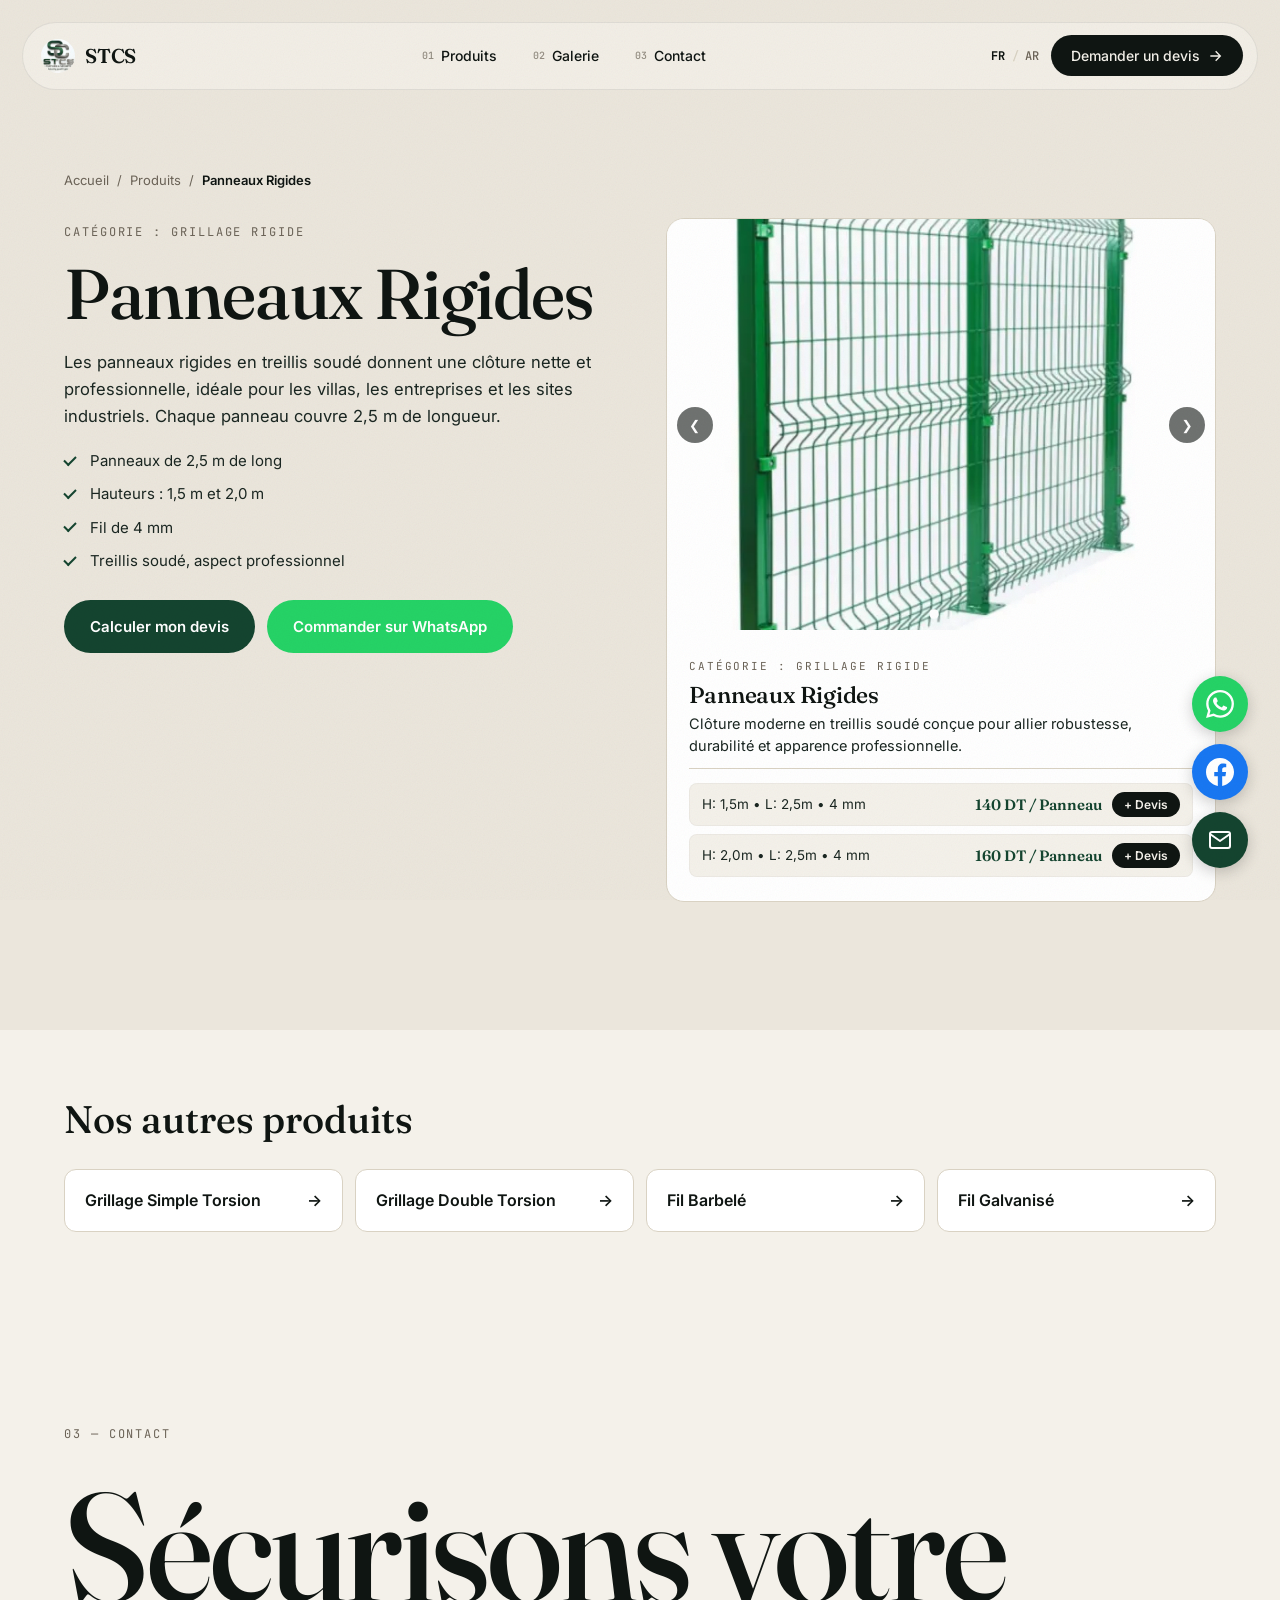
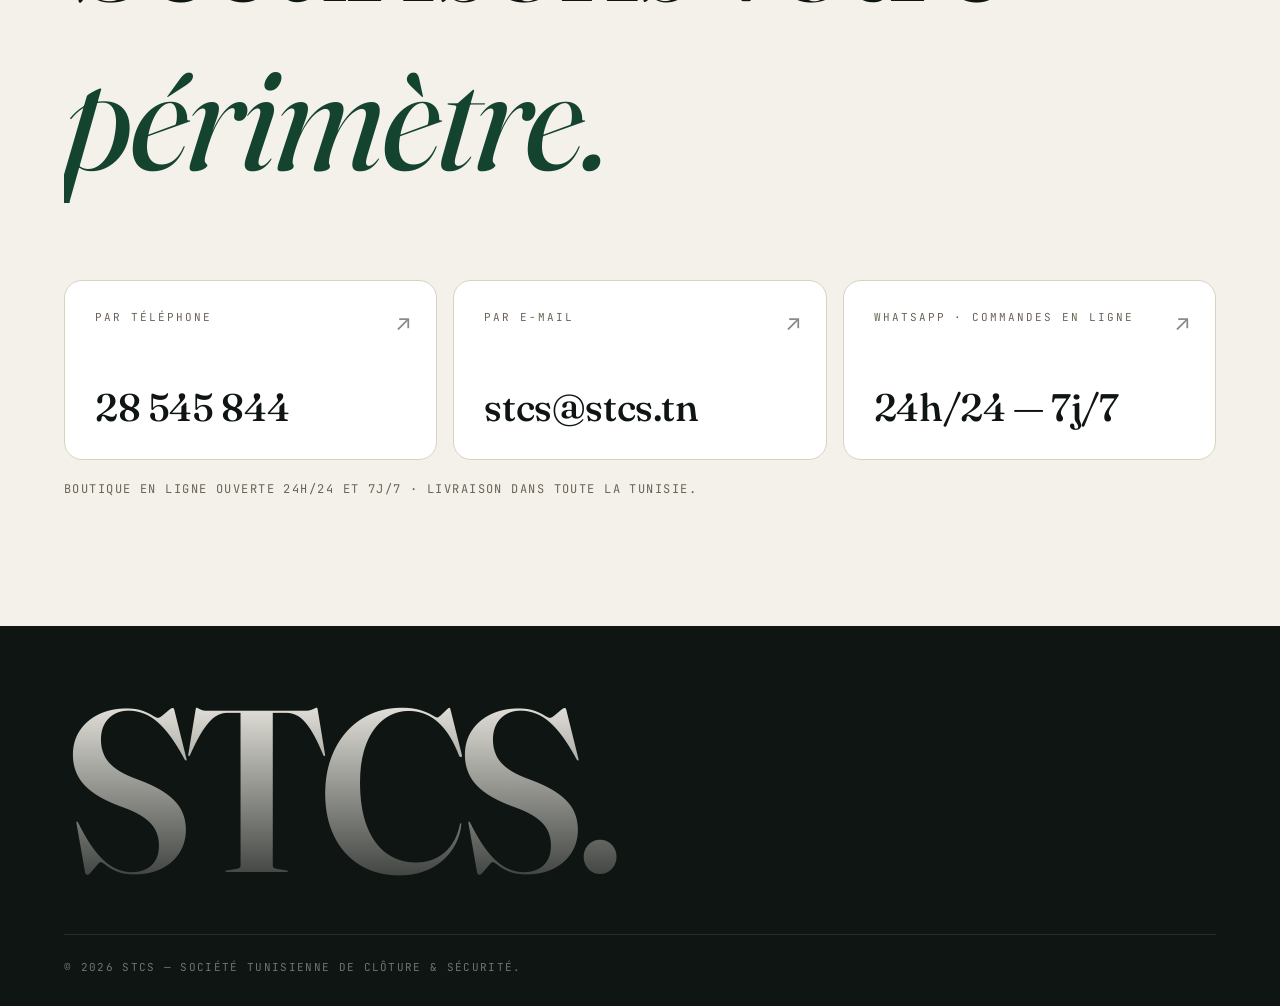
<file: panneaux-rigides.html>
<!doctype html>
<html lang="fr">
<head>
<!-- Page générée par tools/build-pages.js à partir de products.js — ne pas modifier à la main. -->
<meta charset="utf-8" />
<meta name="viewport" content="width=device-width,initial-scale=1" />
<title>Panneaux Rigides — Prix en Tunisie | STCS</title>
<meta name="description" content="Clôture moderne en treillis soudé conçue pour allier robustesse, durabilité et apparence professionnelle. Prix en ligne, devis instantané et livraison dans toute la Tunisie." />
<meta name="theme-color" content="#14442f" />

<!-- Partage (Facebook, WhatsApp, LinkedIn…) -->
<meta property="og:type" content="product" />
<meta property="og:site_name" content="STCS" />
<meta property="og:title" content="Panneaux Rigides — Prix en Tunisie | STCS" />
<meta property="og:description" content="Clôture moderne en treillis soudé conçue pour allier robustesse, durabilité et apparence professionnelle. Prix en ligne, devis instantané et livraison dans toute la Tunisie." />
<meta property="og:url" content="https://www.stcs.tn/panneaux-rigides.html" />
<meta property="og:image" content="https://www.stcs.tn/assets/products/panneau-1.webp" />
<meta property="og:locale" content="fr_TN" />
<meta property="og:locale:alternate" content="ar_TN" />
<meta name="twitter:card" content="summary" />

<link rel="canonical" href="https://www.stcs.tn/panneaux-rigides.html" />
<link rel="alternate" hreflang="fr" href="https://www.stcs.tn/panneaux-rigides.html" />
<link rel="alternate" hreflang="ar" href="https://www.stcs.tn/panneaux-rigides-ar.html" />
<link rel="alternate" hreflang="x-default" href="https://www.stcs.tn/panneaux-rigides.html" />
<link rel="preconnect" href="https://fonts.googleapis.com">
<link rel="preconnect" href="https://fonts.gstatic.com" crossorigin>
<link href="https://fonts.googleapis.com/css2?family=Fraunces:opsz,wght@9..144,400;500;600;700&family=Inter:wght@300;400;500;600;700&family=JetBrains+Mono:wght@400;500&display=swap" rel="stylesheet">
<link rel="stylesheet" href="styles.css" />
<script>
  /* Avant l'affichage : active les animations JS et saute l'intro si déjà vue dans cette session */
  (function (d) {
    d.classList.add("js");
    try {
      if (sessionStorage.getItem("stcs-intro") === "1") d.classList.add("no-intro");
      else sessionStorage.setItem("stcs-intro", "1");
    } catch (e) {}
  })(document.documentElement);
</script>
<link rel="icon" type="image/jpeg" href="assets/brand/logo.jpg" />

<script type="application/ld+json">
{
  "@context": "https://schema.org",
  "@graph": [
    {
      "@type": "Product",
      "name": "Panneaux Rigides",
      "description": "Les panneaux rigides en treillis soudé donnent une clôture nette et professionnelle, idéale pour les villas, les entreprises et les sites industriels. Chaque panneau couvre 2,5 m de longueur.",
      "url": "https://www.stcs.tn/panneaux-rigides.html",
      "image": [
        "https://www.stcs.tn/assets/products/panneau-1.webp",
        "https://www.stcs.tn/assets/products/panneau-2.webp"
      ],
      "brand": {
        "@type": "Brand",
        "name": "STCS"
      },
      "category": "Panneaux Rigides",
      "offers": {
        "@type": "AggregateOffer",
        "priceCurrency": "TND",
        "lowPrice": 140,
        "highPrice": 160,
        "offerCount": 2,
        "seller": {
          "@type": "Organization",
          "name": "STCS",
          "url": "https://www.stcs.tn/"
        }
      }
    },
    {
      "@type": "BreadcrumbList",
      "itemListElement": [
        {
          "@type": "ListItem",
          "position": 1,
          "name": "Accueil",
          "item": "https://www.stcs.tn/"
        },
        {
          "@type": "ListItem",
          "position": 2,
          "name": "Produits",
          "item": "https://www.stcs.tn/#products"
        },
        {
          "@type": "ListItem",
          "position": 3,
          "name": "Panneaux Rigides",
          "item": "https://www.stcs.tn/panneaux-rigides.html"
        }
      ]
    }
  ]
}
</script>
</head>
<body>

<a class="skip-link" href="#produit">Aller au catalogue</a>

<div class="grain" aria-hidden="true"></div>
<div class="scroll-progress" id="scrollProgress" aria-hidden="true"></div>

<!-- Preloader -->
<div class="preloader" id="preloader" aria-hidden="true">
  <div class="preloader-inner">
    <div class="preloader-logo">
      <span class="pl-letter">S</span><span class="pl-letter">T</span><span class="pl-letter">C</span><span class="pl-letter">S</span>
    </div>
    <div class="preloader-bar"><span></span></div>
    <p class="preloader-caption">Clôture &amp; Sécurité</p>
  </div>
</div>

<!-- NAV -->
<header class="nav" id="nav">
  <a href="index.html" class="nav-brand">
    <img src="assets/brand/logo.jpg" alt="" width="34" height="34" />
    <span>STCS</span>
  </a>
  <nav class="nav-links" aria-label="Navigation principale">
    <a href="index.html#products"><span>01</span> Produits</a>
    <a href="index.html#gallery"><span>02</span> Galerie</a>
    <a href="index.html#contact"><span>03</span> Contact</a>
  </nav>
  <div class="nav-actions">
    <div class="lang-switcher">
      <a href="panneaux-rigides.html" class="active" aria-current="page" lang="fr">FR</a>
      <span class="separator" aria-hidden="true">/</span>
      <a href="panneaux-rigides-ar.html" hreflang="ar" lang="ar" aria-label="العربية">AR</a>
    </div>
    <button type="button" class="nav-cta" data-open-modal="modale-devis" aria-haspopup="dialog">
      <span>Demander un devis</span>
      <svg viewBox="0 0 24 24" width="16" height="16" fill="none" stroke="currentColor" stroke-width="2" aria-hidden="true"><path d="M5 12h14M13 5l7 7-7 7"/></svg>
    </button>
  </div>
</header>

<main id="top">

  <!-- FICHE PRODUIT -->
  <section class="product-page" id="produit">
    <nav class="breadcrumb" aria-label="Fil d'Ariane">
      <a href="index.html">Accueil</a><span aria-hidden="true">/</span>
      <a href="index.html#products">Produits</a><span aria-hidden="true">/</span>
      <span aria-current="page">Panneaux Rigides</span>
    </nav>

    <div class="product-page-grid">
      <div class="product-page-text">
        <span class="eyebrow">Catégorie : Grillage Rigide</span>
        <h1 class="product-page-title">Panneaux Rigides</h1>
        <p class="product-page-lead">Les panneaux rigides en treillis soudé donnent une clôture nette et professionnelle, idéale pour les villas, les entreprises et les sites industriels. Chaque panneau couvre 2,5 m de longueur.</p>
        <ul class="product-page-points">
          <li>Panneaux de 2,5 m de long</li>
          <li>Hauteurs : 1,5 m et 2,0 m</li>
          <li>Fil de 4 mm</li>
          <li>Treillis soudé, aspect professionnel</li>
        </ul>
        <div class="product-page-actions">
          <button type="button" class="btn btn--primary" data-open-modal="modale-devis" aria-haspopup="dialog">Calculer mon devis</button>
          <a class="btn btn--whatsapp" href="https://wa.me/21628545844?text=Bonjour%20STCS%2C%20je%20suis%20int%C3%A9ress%C3%A9(e)%20par%20%3A%20Panneaux%20Rigides" target="_blank" rel="noopener noreferrer">Commander sur WhatsApp</a>
        </div>
      </div>

      <!-- Carte produit avec photos et prix, générée depuis products.js -->
      <div class="product-detail" id="productDetail" data-product="rigide"></div>
    </div>
    <noscript>
      <p class="noscript-msg">Activez JavaScript pour afficher les prix, ou contactez-nous au <a href="tel:+21628545844" dir="ltr">28 545 844</a>.</p>
    </noscript>
  </section>

  <!-- AUTRES PRODUITS -->
  <section class="related">
    <h2 class="related-title">Nos autres produits</h2>
    <ul class="related-list">
        <li><a href="grillage-simple-torsion.html">Grillage Simple Torsion<span aria-hidden="true">→</span></a></li>
        <li><a href="grillage-double-torsion.html">Grillage Double Torsion<span aria-hidden="true">→</span></a></li>
        <li><a href="fil-barbele.html">Fil Barbelé<span aria-hidden="true">→</span></a></li>
        <li><a href="fil-galvanise.html">Fil Galvanisé<span aria-hidden="true">→</span></a></li>
    </ul>
  </section>

  <!-- CONTACT -->
  <section class="contact" id="contact">
    <div class="section-head">
      <span class="eyebrow">03 — Contact</span>
      <h2 class="section-title section-title--xl"><span class="reveal-line">Sécurisons votre</span><span class="reveal-line"><em>périmètre.</em></span></h2>
    </div>
    <div class="contact-grid">
      <a class="contact-tile" href="tel:+21628545844"><span class="ct-label">Par téléphone</span><strong dir="ltr">28 545 844</strong><span class="ct-arrow" aria-hidden="true">↗</span></a>
      <a class="contact-tile" href="mailto:stcs@stcs.tn"><span class="ct-label">Par e-mail</span><strong dir="ltr">stcs@stcs.tn</strong><span class="ct-arrow" aria-hidden="true">↗</span></a>
      <a class="contact-tile contact-tile--wa" href="https://wa.me/21628545844" target="_blank" rel="noopener noreferrer"><span class="ct-label">WhatsApp · Commandes en ligne</span><strong>24h/24 — 7j/7</strong><span class="ct-arrow" aria-hidden="true">↗</span></a>
    </div>
    <p class="contact-note">Boutique en ligne ouverte 24h/24 et 7j/7 · Livraison dans toute la Tunisie.</p>
  </section>

  <!-- FOOTER -->
  <footer class="footer">
    <div class="footer-top"><p class="footer-mark" aria-hidden="true">STCS.</p></div>
    <div class="footer-bottom"><span>© <span id="year"></span> STCS — Société Tunisienne de Clôture &amp; Sécurité.</span></div>
  </footer>
</main>

<!-- MODALE DEVIS MULTI-ARTICLES -->
<div id="modale-devis" class="modale" role="dialog" aria-modal="true" aria-labelledby="modale-devis-titre" aria-hidden="true">
  <div class="modale-contenu" data-lenis-prevent>
    <button type="button" class="modale-fermer" aria-label="Fermer">&times;</button>
    <div class="modale-header">
      <h3 id="modale-devis-titre">Calculateur de Devis</h3>
    </div>

    <div class="devis-form">
      <div>
        <label for="devis-produit" class="devis-label">1. Choisissez votre produit</label>
        <!-- Les options sont générées depuis products.js -->
        <select id="devis-produit" class="devis-input" data-autofocus></select>
      </div>

      <div>
        <label for="devis-longueur" class="devis-label">2. Périmètre (en m) ou Quantité (en kg)</label>
        <input type="number" id="devis-longueur" class="devis-input" placeholder="Ex: 580 (mètres) ou 15 (kg)" min="0" step="any" inputmode="decimal">
      </div>

      <button type="button" id="devis-ajouter" class="btn btn--secondary">+ Ajouter cet article</button>
    </div>

    <div id="zone-panier" class="zone-panier" hidden>
      <h4 class="panier-titre">Détails de votre devis</h4>

      <ul id="panier-liste" class="panier-liste" aria-live="polite"></ul>

      <div class="panier-total">
        <span>Prix Total Estimé :</span>
        <strong id="panier-total-prix" dir="ltr">0.00 DT</strong>
      </div>
      <p class="panier-note">Prix indicatifs. Le devis final vous sera confirmé sur WhatsApp.</p>

      <fieldset class="devis-client">
        <legend class="devis-label">3. Vos coordonnées <span class="devis-optionnel">(facultatif, pour une réponse plus rapide)</span></legend>
        <div class="devis-client-grid">
          <input type="text" id="devis-nom" class="devis-input" placeholder="Votre nom" autocomplete="name" aria-label="Votre nom">
          <select id="devis-gouvernorat" class="devis-input" aria-label="Gouvernorat de livraison">
            <option value="">Gouvernorat de livraison…</option>
          </select>
        </div>
      </fieldset>

      <button type="button" id="devis-envoyer" class="btn btn--primary">
        Demander un devis final
        <svg viewBox="0 0 24 24" width="18" height="18" fill="none" stroke="currentColor" stroke-width="2" aria-hidden="true"><path d="M5 12h14M13 5l7 7-7 7"/></svg>
      </button>
    </div>
  </div>
</div>

<!-- BOUTONS SOCIAUX FLOTTANTS -->
<div class="social-float">
  <a href="https://wa.me/21628545844" class="social-btn social-btn--wa" target="_blank" rel="noopener noreferrer" aria-label="Contactez-nous sur WhatsApp">
    <svg viewBox="0 0 24 24" width="28" height="28" fill="currentColor"><path d="M17.472 14.382c-.297-.149-1.758-.867-2.03-.967-.273-.099-.471-.148-.67.15-.197.297-.767.966-.94 1.164-.173.199-.347.223-.644.075-.297-.15-1.255-.463-2.39-1.475-.883-.788-1.48-1.761-1.653-2.059-.173-.297-.018-.458.13-.606.134-.133.298-.347.446-.52.149-.174.198-.298.298-.497.099-.198.05-.371-.025-.52-.075-.149-.669-1.612-.916-2.207-.242-.579-.487-.5-.669-.51a12.8 12.8 0 0 0-.57-.01c-.198 0-.52.074-.792.372-.272.297-1.04 1.016-1.04 2.479 0 1.462 1.065 2.875 1.213 3.074.149.198 2.096 3.2 5.077 4.487.709.306 1.262.489 1.694.625.712.227 1.36.195 1.871.118.571-.085 1.758-.719 2.006-1.413.248-.694.248-1.289.173-1.413-.074-.124-.272-.198-.57-.347m-5.421 7.403h-.004a9.87 9.87 0 0 1-5.031-1.378l-.361-.214-3.741.982.998-3.648-.235-.374a9.86 9.86 0 0 1-1.51-5.26c.001-5.45 4.436-9.884 9.888-9.884 2.64 0 5.122 1.03 6.988 2.898a9.825 9.825 0 0 1 2.893 6.994c-.003 5.45-4.437 9.884-9.885 9.884m8.413-18.297A11.815 11.815 0 0 0 12.05 0C5.495 0 .16 5.335.157 11.892c0 2.096.547 4.142 1.588 5.945L.057 24l6.305-1.654a11.882 11.882 0 0 0 5.683 1.448h.005c6.554 0 11.89-5.335 11.893-11.893a11.821 11.821 0 0 0-3.48-8.413Z"/></svg>
  </a>
  <a href="https://www.facebook.com/profile.php?id=61593095852095" class="social-btn social-btn--fb" target="_blank" rel="noopener noreferrer" aria-label="Visitez notre page Facebook">
    <svg viewBox="0 0 24 24" width="28" height="28" fill="currentColor"><path d="M24 12.073c0-6.627-5.373-12-12-12s-12 5.373-12 12c0 5.99 4.388 10.954 10.125 11.854v-8.385H7.078v-3.469h3.047V9.43c0-3.007 1.792-4.669 4.533-4.669 1.312 0 2.686.235 2.686.235v2.953H15.83c-1.491 0-1.956.925-1.956 1.874v2.25h3.328l-.532 3.469h-2.796v8.385C19.612 23.027 24 18.062 24 12.073z"/></svg>
  </a>
  <a href="mailto:stcs@stcs.tn" class="social-btn social-btn--mail" aria-label="Envoyez-nous un e-mail">
    <svg viewBox="0 0 24 24" width="24" height="24" fill="none" stroke="currentColor" stroke-width="2" stroke-linecap="round" stroke-linejoin="round"><path d="M4 4h16c1.1 0 2 .9 2 2v12c0 1.1-.9 2-2 2H4c-1.1 0-2-.9-2-2V6c0-1.1.9-2 2-2z"></path><polyline points="22,6 12,13 2,6"></polyline></svg>
  </a>
</div>

<script src="assets/vendor/lenis.min.js" defer></script>
<script src="products.js" defer></script>
<script src="script.js" defer></script>
</body>
</html>
</file>
<file: styles.css>
/* ============================================
   STCS — Portfolio site
   Palette: deep green + metallic silver + cream
   ============================================ */

/* ---------- Tokens ---------- */
:root{
  --bg: #f4f1ea;         
  --bg-2: #ebe6dc;
  --ink: #0f1512;        
  --ink-2: #1a2621;
  --mute: #6b6357;
  --line: #d9d2c3;
  --green: #14442f;      
  --green-2: #1c5a3e;
  --green-glow: #2a8a5a;
  --silver: #b8bcbe;
  --silver-2: #8e9497;
  --accent: #d9a441;     
  --white: #ffffff;

  --f-display: "Fraunces", ui-serif, Georgia, serif;
  --f-sans: "Inter", ui-sans-serif, system-ui, sans-serif;
  --f-mono: "JetBrains Mono", ui-monospace, monospace;

  --pad-x: clamp(20px, 5vw, 80px);
  --radius: 18px;
  --ease: cubic-bezier(.2,.7,.15,1);
  --ease-out: cubic-bezier(.16,1,.3,1);
}

/* ---------- Base ---------- */
*, *::before, *::after { box-sizing: border-box; }
html, body { margin:0; padding:0; }
html { -webkit-font-smoothing: antialiased; text-rendering: optimizeLegibility; scroll-behavior:auto; }

body {
  background: var(--bg);
  color: var(--ink);
  font-family: var(--f-sans);
  font-size: 16px;
  line-height: 1.55;
  overflow-x: hidden;
  cursor: url("data:image/svg+xml,%3Csvg xmlns='http://www.w3.org/2000/svg' width='32' height='32' viewBox='0 0 32 32'%3E%3Cdefs%3E%3Cfilter id='glow'%3E%3CfeDropShadow dx='0' dy='0' stdDeviation='2.5' flood-color='%232a8a5a' flood-opacity='0.9'/%3E%3C/filter%3E%3C/defs%3E%3Cpath d='M6 6 v18 l5.5 -5.5 h6.5 z' fill='%23b8bcbe' stroke='%2314442f' stroke-width='1.5' filter='url(%23glow)'/%3E%3C/svg%3E"), auto;
}

a, button, select, input, .product-card, .gallery-item, .contact-tile, .nav-cta {
  cursor: url("data:image/svg+xml,%3Csvg xmlns='http://www.w3.org/2000/svg' width='32' height='32' viewBox='0 0 32 32'%3E%3Cdefs%3E%3Cfilter id='glow-hover'%3E%3CfeDropShadow dx='0' dy='0' stdDeviation='3' flood-color='%23d9a441' flood-opacity='1'/%3E%3C/filter%3E%3C/defs%3E%3Cpath d='M6 6 v18 l5.5 -5.5 h6.5 z' fill='%23ffffff' stroke='%2314442f' stroke-width='1.5' filter='url(%23glow-hover)'/%3E%3C/svg%3E"), pointer !important;
}

a { color: inherit; text-decoration: none; }
img { display:block; max-width:100%; height:auto; }
button { font-family: inherit; border: none; background: none; }
::selection { background: var(--green); color: var(--bg); }

/* Lenis */
html.lenis { height: auto; }
.lenis.lenis-smooth { scroll-behavior: auto !important; }
.lenis.lenis-smooth [data-lenis-prevent] { overscroll-behavior: contain; }
.lenis.lenis-stopped { overflow: hidden; }

section { padding: clamp(80px,10vw,140px) var(--pad-x); position: relative; }
.eyebrow{
  font-family: var(--f-mono);
  font-size: 12px;
  letter-spacing: .16em;
  text-transform: uppercase;
  color: var(--mute);
  display:inline-flex; align-items:center; gap:.6em;
}
.section-head { max-width: 1400px; margin: 0 auto clamp(40px, 6vw, 80px); }
.section-title{
  font-family: var(--f-display);
  font-weight: 500;
  font-size: clamp(42px, 7vw, 108px);
  line-height: .95;
  letter-spacing: -0.02em;
  margin: 20px 0 0;
  color: var(--ink);
}
.section-title em { font-style: italic; color: var(--green); font-weight: 400; }
.section-title--xl { font-size: clamp(56px, 12vw, 200px); }


/* ---------- Grain & cursor ---------- */
.grain{
  position: fixed; inset: 0; pointer-events: none; z-index: 9998;
  opacity: .06; mix-blend-mode: multiply;
  background-image: url("data:image/svg+xml;utf8,<svg xmlns='http://www.w3.org/2000/svg' width='240' height='240'><filter id='n'><feTurbulence type='fractalNoise' baseFrequency='0.85' numOctaves='2' stitchTiles='stitch'/></filter><rect width='100%25' height='100%25' filter='url(%23n)'/></svg>");
}
.scroll-progress{
  position: fixed; top:0; left:0; height:2px; width:0%;
  background: linear-gradient(90deg, var(--green), var(--accent));
  z-index: 9999; transition: width .1s linear;
}

/* ---------- Floating Social Buttons ---------- */
.social-float {
  position: fixed; bottom: 2rem; right: 2rem;
  display: flex; flex-direction: column; gap: 12px;
  z-index: 1000;
}
.social-btn {
  width: 56px; height: 56px; border-radius: 50%;
  display: flex; align-items: center; justify-content: center;
  color: #fff; transition: transform 0.3s ease, box-shadow 0.3s ease, background 0.3s;
  box-shadow: 0 4px 15px rgba(0, 0, 0, 0.2);
}
.social-btn:hover { transform: translateY(-3px) scale(1.05); }
.social-btn--wa { background-color: #25D366; }
.social-btn--wa:hover { box-shadow: 0 6px 20px rgba(37, 211, 102, 0.6); }
.social-btn--fb { background-color: #1877F2; }
.social-btn--fb:hover { box-shadow: 0 6px 20px rgba(24, 119, 242, 0.6); }
.social-btn--mail { background-color: var(--green); }
.social-btn--mail:hover { box-shadow: 0 6px 20px rgba(20, 68, 47, 0.6); }
@media (max-width: 640px){
  .social-btn { width: 50px; height: 50px; }
  .social-float { bottom: 1.5rem; right: 1.5rem; }
}

/* ---------- Preloader ---------- */
.preloader{
  position: fixed; inset: 0; background: var(--ink); z-index: 10000;
  display: grid; place-items: center; color: var(--bg);
  transition: transform .9s var(--ease-out), opacity .5s ease .7s;
}
.preloader.is-done { transform: translateY(-100%); opacity: 0; pointer-events: none; }
.preloader-inner{ text-align:center; }
.preloader-logo{
  font-family: var(--f-display); font-weight: 600;
  font-size: clamp(60px, 12vw, 140px); letter-spacing: -.03em; line-height:1;
  display:flex; justify-content:center; gap: .08em;
}
.pl-letter { display:inline-block; opacity:0; transform: translateY(60%); animation: plUp .7s var(--ease-out) forwards; }
.pl-letter:nth-child(1){ animation-delay:.05s; }
.pl-letter:nth-child(2){ animation-delay:.15s; }
.pl-letter:nth-child(3){ animation-delay:.25s; color: var(--green-glow); }
.pl-letter:nth-child(4){ animation-delay:.35s; }
@keyframes plUp { to { opacity:1; transform: translateY(0);} }
.preloader-bar{
  margin: 32px auto 0; width: 200px; height:1px; background: rgba(255,255,255,.15); overflow:hidden;
}
.preloader-bar span{
  display:block; height:100%; width:0; background: var(--bg);
  animation: plBar 1.2s var(--ease-out) forwards .3s;
}
@keyframes plBar { to { width: 100%; } }
.preloader-caption{
  margin-top: 20px; font-family: var(--f-mono); font-size: 11px; letter-spacing: .3em;
  text-transform: uppercase; color: rgba(255,255,255,.5);
  opacity:0; animation: plFade .6s ease forwards .8s;
}
@keyframes plFade { to { opacity:1; } }

/* ---------- Nav ---------- */
.nav{
  position: fixed; top: 22px; left: 22px; right: 22px; z-index: 100;
  display: flex; align-items: center; justify-content: space-between;
  padding: 12px 14px 12px 18px;
  background: rgba(244,241,234,.72);
  backdrop-filter: blur(18px) saturate(1.2);
  -webkit-backdrop-filter: blur(18px) saturate(1.2);
  border: 1px solid rgba(15,21,18,.08);
  border-radius: 100px;
  transition: transform .5s var(--ease), background .3s, box-shadow .3s;
}
.nav-brand{
  display:flex; align-items:center; gap: 10px;
  font-family: var(--f-display); font-weight: 600; font-size: 20px; letter-spacing: -.01em;
}
.nav-brand img{ width: 34px; height: 34px; border-radius: 50%; object-fit: cover; }
.nav-links{ display:flex; gap: 4px; }
.nav-links a{
  padding: 10px 16px; border-radius: 100px; font-size: 14px; font-weight: 500;
  display:inline-flex; align-items:center; gap:.5em; transition: background .25s, color .25s;
  color: var(--ink);
}
.nav-links a span{ font-family: var(--f-mono); font-size: 10px; color: var(--mute); opacity:.7; }
.nav-links a:hover{ background: rgba(15,21,18,.06); }
.nav-actions { display: flex; align-items: center; gap: 12px; }
.lang-switcher { display: flex; align-items: center; gap: 0.4rem; font-family: var(--f-mono); font-size: 12px; font-weight: 500; }
.lang-switcher a { color: var(--mute); transition: color 0.3s ease; }
.lang-switcher a:hover, .lang-switcher a.active { color: var(--ink); font-weight: 700; }
.lang-switcher .separator { color: var(--line); }

.nav-cta{
  display:inline-flex; align-items:center; gap:.5em;
  background: var(--ink); color: var(--bg);
  padding: 12px 20px; border-radius: 100px; font-size: 14px; font-weight: 500;
  transition: transform .3s var(--ease), background .3s;
}
.nav-cta:hover{ background: var(--green); }
.nav-cta svg{ transition: transform .3s var(--ease); }
.nav-cta:hover svg{ transform: translateX(3px); }
@media (max-width: 900px){
  .nav-links { display: none; }
  .nav{ padding: 10px 10px 10px 14px; }
}

/* ---------- Hero ---------- */
.hero{
  min-height: 100svh; padding-top: 120px; padding-bottom: 60px;
  display: flex; flex-direction: column; justify-content: space-between;
  position: relative; overflow: hidden; color: var(--white);
}
.hero-bg{ 
  position:absolute; inset:0; z-index:0; pointer-events:none; 
  background-image: url('assets/products/simple-torsion-2.webp');
  background-size: cover; background-position: center;
}
.hero-overlay {
  position: absolute; inset: 0;
  background: 
    radial-gradient(circle at 50% 30%, rgba(255, 255, 255, 0.15) 0%, transparent 60%),
    linear-gradient(to bottom, rgba(20, 68, 47, 0.35), rgba(15, 21, 18, 0.85));
  z-index: 1;
}
.hero-grid{
  position:absolute; inset:0; z-index: 2;
  background-image: linear-gradient(rgba(255,255,255,.05) 1px, transparent 1px), linear-gradient(90deg, rgba(255,255,255,.05) 1px, transparent 1px);
  background-size: 88px 88px;
  mask-image: radial-gradient(ellipse at 50% 40%, #000 30%, transparent 75%);
  -webkit-mask-image: radial-gradient(ellipse at 50% 40%, #000 30%, transparent 75%);
}

.hero-meta{
  position: relative; z-index: 3;
  display:flex; justify-content: space-between; align-items:center;
  font-family: var(--f-mono); font-size: 12px; letter-spacing: .12em;
  text-transform: uppercase; color: rgba(255,255,255,0.9); margin-top: 20px;
}
.pill{
  display:inline-flex; align-items:center; gap:.6em;
  padding: 8px 14px; border: 1px solid rgba(255,255,255,0.3); border-radius: 100px;
  background: rgba(0,0,0,0.4); backdrop-filter: blur(10px);
}
.pill i{ width: 6px; height:6px; border-radius:50%; background: var(--green-glow); box-shadow: 0 0 10px var(--green-glow); animation: pulse 2s infinite; }
@keyframes pulse { 50% { opacity: .4; } }

.hero-title{
  position: relative; z-index: 3;
  font-family: var(--f-display); font-weight: 500;
  font-size: clamp(64px, 14vw, 240px);
  line-height: .88; letter-spacing: -.035em;
  margin: 8vh 0 0; color: var(--white);
}
.hero-title .line { display:block; overflow:hidden; }
.hero-title .reveal{ display:inline-block; transform: translateY(105%); opacity:0; animation: reveal .9s var(--ease-out) forwards; }
.hero-title .line:nth-child(1) .reveal { animation-delay: .5s; }
.hero-title .line:nth-child(2) .reveal { animation-delay: .62s; }
.hero-title .line:nth-child(3) .reveal { animation-delay: .74s; }
.hero-title em { font-style: italic; color: var(--accent); font-weight: 400; }
@keyframes reveal { to { transform: translateY(0); opacity: 1; } }

.hero-foot{
  position: relative; z-index: 3;
  display:flex; justify-content: space-between; align-items: flex-end;
  gap: 40px; margin-top: 8vh; flex-wrap: wrap;
}
.hero-brand{ display:flex; align-items:flex-start; gap: 20px; max-width: 620px; }
.hero-logo{ width: 90px; height: 90px; border-radius: 50%; object-fit: cover; box-shadow: 0 10px 40px -10px rgba(0,0,0,.5); border: 4px solid rgba(255,255,255,0.3); }
.hero-kicker{ margin: 0 0 6px; font-family: var(--f-mono); font-size:11px; letter-spacing:.2em; text-transform:uppercase; color: rgba(255,255,255,0.75); }
.hero-sub{ margin: 0; font-size: 15.5px; line-height:1.55; color: rgba(255,255,255,0.95); max-width: 46ch; }

.scroll-hint{
  display:inline-flex; align-items:center; gap:12px; padding: 14px 22px 14px 26px;
  border: 1px solid rgba(255,255,255,0.4); border-radius: 100px; font-size: 13px;
  font-family: var(--f-mono); letter-spacing: .12em; text-transform: uppercase; color: var(--white);
  transition: background .3s, color .3s, border-color .3s;
}
.scroll-hint:hover{ background: var(--white); color: var(--ink); border-color: var(--white); }
.scroll-hint-arrow{ width: 22px; height: 22px; border-radius:50%; background: var(--white); position:relative; transition: background .3s; }
.scroll-hint:hover .scroll-hint-arrow{ background: var(--ink); }
.scroll-hint-arrow::before{
  content:""; position:absolute; top:50%; left:50%; width:6px; height:6px;
  border-right:1.5px solid var(--ink); border-bottom:1.5px solid var(--ink);
  transform: translate(-60%,-70%) rotate(45deg);
}
.scroll-hint:hover .scroll-hint-arrow::before{ border-color: var(--white); }

/* ---------- Stats ---------- */
.stats{ display:grid; grid-template-columns: repeat(3, 1fr); gap: 0; border-top: 1px solid var(--line); border-bottom: 1px solid var(--line); padding-top: 60px; padding-bottom: 60px; }
.stat{ padding: 0 24px; border-right: 1px solid var(--line); position:relative; }
.stat:last-child { border-right: none; }
.stat-num{ font-family: var(--f-display); font-weight: 500; font-size: clamp(48px, 5vw, 92px); line-height: 1; letter-spacing: -.03em; color: var(--ink); display:inline-block; }
.plus{ font-family: var(--f-display); font-weight: 400; color: var(--green); font-size: clamp(24px, 2.4vw, 40px); vertical-align: super; margin-left: 4px; }
.stat p{ margin: 12px 0 0; font-family: var(--f-mono); font-size: 11px; letter-spacing: .16em; text-transform: uppercase; color: var(--mute); }
@media (max-width: 800px){
  .stats{ grid-template-columns: 1fr; gap: 40px 0; }
  .stat{ border-right:none; border-bottom: 1px solid var(--line); padding-bottom: 40px; }
  .stat:last-child{ border-bottom:none; padding-bottom:0; }
}

/* ---------- Products & Filters ---------- */
.products{ background: var(--bg-2); }
.catalog-filters {
  display: flex;
  flex-direction: column;
  align-items: center;
  gap: 14px;
  margin-bottom: 40px;
}
.filter-group {
  display: inline-flex;
  background: var(--white);
  border: 1px solid var(--line);
  border-radius: 100px;
  padding: 6px;
  box-shadow: 0 4px 20px rgba(0,0,0,0.02);
}
.filter-btn {
  padding: 12px 28px;
  border-radius: 100px;
  font-family: var(--f-sans);
  font-weight: 600;
  font-size: 15px;
  color: var(--mute);
  transition: background 0.3s, color 0.3s, box-shadow 0.3s;
}
.filter-btn:hover { color: var(--ink); }
.filter-btn.is-active {
  background: var(--ink);
  color: var(--bg);
  box-shadow: 0 4px 15px rgba(0,0,0,0.1);
}
.sub-filter-group {
  display: inline-flex;
  gap: 8px;
  overflow: hidden;
  max-height: 50px;
  opacity: 1;
  transition: max-height 0.4s var(--ease), opacity 0.4s;
}
.sub-filter-group.is-hidden {
  max-height: 0;
  opacity: 0;
  pointer-events: none;
  margin-top: -14px;
}
.sub-filter-btn {
  padding: 8px 22px;
  border-radius: 100px;
  font-family: var(--f-sans);
  font-weight: 500;
  font-size: 13px;
  color: var(--ink-2);
  border: 1px solid var(--line);
  background: transparent;
  transition: all 0.3s;
}
.sub-filter-btn.is-active {
  background: var(--green);
  color: var(--white);
  border-color: var(--green);
}

.product-grid{ display:flex; flex-wrap: wrap; justify-content: center; gap: 22px; max-width: 1500px; margin: 0 auto; }
.product-card{ flex: 0 1 calc(50% - 11px); background: var(--white); border-radius: var(--radius); overflow: hidden; display: flex; flex-direction: column; border: 1px solid var(--line); transition: transform .5s var(--ease), box-shadow .5s var(--ease); animation: fadeIn 0.5s ease; }
@keyframes fadeIn { from { opacity:0; transform:translateY(10px); } to { opacity:1; transform:translateY(0); } }
.product-card:hover{ transform: translateY(-6px); box-shadow: 0 30px 60px -30px rgba(0,0,0,.2); }
.pc-body{ padding: 22px 22px 24px; flex:1; display:flex; flex-direction:column; gap: 10px; justify-content: space-between; }
.pc-cat{ font-family: var(--f-mono); font-size: 11px; letter-spacing: .18em; text-transform: uppercase; color: var(--mute); }
.product-card h3{ font-family: var(--f-display); font-weight: 500; font-size: clamp(22px, 1.8vw, 30px); letter-spacing: -.01em; margin: 0; color: var(--ink); }
.product-card p{ margin: 0; font-size: 14.5px; color: var(--ink-2); line-height:1.55; }

/* Style Élégant pour les Specs et Prix intégrés */
.product-specs-list {
  margin-top: auto;
  padding-top: 14px;
  border-top: 1px solid var(--line);
  display: flex;
  flex-direction: column;
  gap: 8px;
}
.spec-row {
  display: flex;
  justify-content: space-between;
  align-items: center;
  background: var(--bg);
  padding: 8px 12px;
  border-radius: 8px;
  font-size: 13.5px;
  color: var(--ink-2);
  border: 1px solid rgba(0,0,0,0.03);
  transition: background 0.2s;
}
.spec-row:hover { background: var(--bg-2); }
.spec-price {
  font-family: var(--f-display);
  font-size: 15px;
  font-weight: 600;
  color: var(--green);
  white-space: nowrap;
}
[dir="rtl"] .spec-price {
  direction: ltr;
  unicode-bidi: embed;
}

@media (max-width: 900px){
  .product-card{ flex-basis: 100%; }
}

/* ---------- Contact ---------- */
.contact-grid{ display:grid; grid-template-columns: repeat(3, 1fr); gap: 16px; max-width: 1400px; margin: 0 auto; }
.contact-tile{ background: var(--white); border: 1px solid var(--line); border-radius: var(--radius); padding: 28px 30px 30px; min-height: 180px; display:flex; flex-direction:column; justify-content: space-between; position: relative; overflow: hidden; transition: background .5s, color .5s, transform .5s var(--ease); }
.contact-tile:hover{ background: var(--ink); color: var(--bg); transform: translateY(-4px); }
.contact-tile:hover .ct-label { color: rgba(255,255,255,.5); }
.ct-label{ font-family: var(--f-mono); font-size: 11px; letter-spacing: .18em; text-transform: uppercase; color: var(--mute); transition: color .4s; }
.contact-tile strong{ font-family: var(--f-display); font-weight: 500; font-size: clamp(28px, 3vw, 44px); letter-spacing: -.01em; line-height: 1.1; }
.ct-arrow{ position: absolute; top: 24px; right: 24px; font-size: 22px; opacity: .5; transition: transform .4s var(--ease), opacity .4s; }
.contact-tile:hover .ct-arrow{ transform: translate(4px,-4px); opacity: 1; }
@media (max-width: 900px){ .contact-grid{ grid-template-columns: 1fr; } }
.contact-note{ max-width: 1400px; margin: 20px auto 0; font-family: var(--f-mono); font-size: 12px; letter-spacing: .12em; text-transform: uppercase; color: var(--mute); }
[dir="rtl"] .contact-note{ font-family: var(--f-sans); letter-spacing: 0; font-size: 14px; }

/* ---------- Footer ---------- */
.footer{ background: var(--ink); color: var(--bg); padding: 60px var(--pad-x) 30px; position: relative; overflow: hidden; }
.footer-top{ padding-bottom: 40px; border-bottom: 1px solid rgba(255,255,255,.1); }
.footer-mark{ font-family: var(--f-display); font-weight: 600; font-size: clamp(80px, 18vw, 260px); line-height: .9; letter-spacing: -.04em; margin: 0; background: linear-gradient(180deg, var(--bg) 0%, rgba(244,241,234,.15) 100%); -webkit-background-clip: text; background-clip: text; color: transparent; }
.footer-bottom{ padding-top: 24px; display:flex; justify-content: space-between; flex-wrap: wrap; gap: 12px; font-family: var(--f-mono); font-size: 11px; letter-spacing: .12em; text-transform: uppercase; color: rgba(255,255,255,.4); }

/* ---------- Animations helpers ---------- */
.reveal-line { display:block; overflow: hidden; line-height: 1.05; padding-bottom: .05em; }

/* ---------- Fenêtres Modales ---------- */
.modale {
  display: none; position: fixed; z-index: 100000; inset: 0;
  background-color: rgba(15, 21, 18, 0.85); backdrop-filter: blur(5px);
  -webkit-backdrop-filter: blur(5px); opacity: 0; transition: opacity 0.3s ease;
}
.modale.is-open { display: flex; align-items: center; justify-content: center; opacity: 1; }
.modale-contenu {
  background-color: var(--bg); padding: 32px 40px; border-radius: var(--radius);
  width: 90%; max-width: 650px; position: relative;
  box-shadow: 0 30px 80px rgba(0,0,0,0.5); transform: translateY(20px);
  transition: transform 0.3s var(--ease-out); border: 1px solid var(--line);
  max-height: 90vh; overflow-y: auto;
}
.modale.is-open .modale-contenu { transform: translateY(0); }
.modale-fermer {
  position: absolute; top: 20px; right: 24px; font-size: 32px;
  color: var(--mute); transition: color 0.3s; line-height: 1;
}
.modale-fermer:hover { color: var(--ink); }
.modale-header { margin-bottom: 24px; padding-bottom: 16px; border-bottom: 1px solid var(--line); padding-right: 30px;}
.modale-header h3 { font-family: var(--f-display); margin: 0; font-size: 24px; color: var(--ink); }

[dir="rtl"] .modale-fermer { right: auto; left: 24px; }
[dir="rtl"] .modale-header { padding-right: 0; padding-left: 30px; }

/* ---------- Responsive base ---------- */
@media (max-width: 900px){
  .hero-title { font-size: clamp(56px, 16vw, 120px); }
  .hero-foot { flex-direction: column; align-items: flex-start; }
  .hero-brand { flex-direction: column; }
  .footer-bottom { flex-direction: column; }
  .hero-meta { flex-direction: column; align-items: flex-start; gap: 10px; }
  .hero-meta .clock { align-self: flex-start; }
  .nav-brand span { display: none; }
  section { padding-left: 22px; padding-right: 22px; }
  .nav { top: 12px; left: 12px; right: 12px; }
  .modale-contenu { padding: 24px 20px; }
}

/* ---------- Carrousel d'images dans les cartes produits ---------- */
.pc-media {
  position: relative;
  aspect-ratio: 4/3;
  overflow: hidden;
  background: #eeece5;
}
.carousel-container {
  display: flex;
  width: 100%;
  height: 100%;
  overflow-x: auto;
  scroll-snap-type: x mandatory;
  scroll-behavior: smooth;
  scrollbar-width: none;
}
.carousel-container::-webkit-scrollbar { display: none; }
.carousel-slide {
  flex: 0 0 100%;
  width: 100%;
  height: 100%;
  scroll-snap-align: start;
}
.carousel-slide img {
  width: 100%;
  height: 100%;
  object-fit: cover;
}
.carousel-btn {
  position: absolute;
  top: 50%;
  transform: translateY(-50%);
  background: rgba(15, 21, 18, 0.6);
  color: #fff;
  border: none;
  width: 36px;
  height: 36px;
  border-radius: 50%;
  display: grid;
  place-items: center;
  z-index: 10;
  transition: background 0.3s;
}
.carousel-btn:hover { background: var(--green); }
.carousel-prev { left: 10px; }
.carousel-next { right: 10px; }

.carousel-dots {
  position: absolute;
  bottom: 12px;
  left: 50%;
  transform: translateX(-50%);
  display: flex;
  gap: 6px;
  z-index: 10;
}
.carousel-dot {
  width: 8px;
  height: 8px;
  border-radius: 50%;
  background: rgba(255, 255, 255, 0.5);
  border: none;
  padding: 0;
  transition: background 0.3s, transform 0.3s;
}
.carousel-dot.active { background: #fff; transform: scale(1.2); }

/* ---------- Galerie d'images en Slider ---------- */
.gallery-slider-wrapper {
  position: relative;
  max-width: 1400px;
  margin: 0 auto;
  padding: 0 var(--pad-x);
  display: flex;
  align-items: center;
}
.gallery-track {
  display: flex;
  gap: 24px;
  overflow-x: auto;
  scroll-snap-type: x mandatory;
  scroll-behavior: smooth;
  scrollbar-width: none;
  padding: 10px 0;
  width: 100%;
}
.gallery-track::-webkit-scrollbar { display: none; }
.gallery-item {
  flex: 0 0 300px;
  scroll-snap-align: start;
  border-radius: var(--radius);
  overflow: hidden;
  aspect-ratio: 1 / 1;
  background: var(--white);
  border: 4px solid var(--white);
  box-shadow: 0 8px 24px rgba(0,0,0,0.06);
  position: relative;
}
.gallery-item img {
  width: 100%;
  height: 100%;
  object-fit: cover;
  border-radius: calc(var(--radius) - 4px);
  transition: transform 0.5s var(--ease-out);
}
.gallery-item:hover img { transform: scale(1.08); }
.gallery-arrow {
  position: absolute;
  top: 50%;
  transform: translateY(-50%);
  background: var(--ink);
  color: var(--white);
  border: none;
  width: 48px;
  height: 48px;
  border-radius: 50%;
  display: grid;
  place-items: center;
  z-index: 10;
  transition: background 0.3s, transform 0.3s;
  box-shadow: 0 4px 15px rgba(0,0,0,0.2);
}
.gallery-arrow:hover { 
  background: var(--green); 
  transform: translateY(-50%) scale(1.1); 
}
.gallery-prev { inset-inline-start: 10px; }
.gallery-next { inset-inline-end: 10px; }

@media (max-width: 768px) {
  .gallery-item { flex: 0 0 240px; }
  .gallery-prev { inset-inline-start: 0px; }
  .gallery-next { inset-inline-end: 0px; }
  .gallery-arrow { width: 40px; height: 40px; font-size: 14px; }
}

/* Lightbox */
.lightbox {
  display: none;
  position: fixed;
  z-index: 1000000;
  inset: 0;
  background-color: rgba(15, 21, 18, 0.95);
  backdrop-filter: blur(8px);
  -webkit-backdrop-filter: blur(8px);
  align-items: center;
  justify-content: center;
  opacity: 0;
  transition: opacity 0.3s ease;
}
.lightbox.is-active { display: flex; opacity: 1; }
.lightbox img {
  max-width: 85vw;
  max-height: 85vh;
  object-fit: contain;
  border-radius: 8px;
  box-shadow: 0 10px 50px rgba(0,0,0,0.6);
  user-select: none;
}
.lightbox-close {
  position: absolute;
  top: 20px;
  right: 30px;
  font-size: 44px;
  color: #fff;
  transition: color 0.3s;
  z-index: 10;
  line-height: 1;
}
.lightbox-close:hover { color: var(--accent); }
.lightbox-btn {
  position: absolute;
  top: 50%;
  transform: translateY(-50%);
  background: rgba(255, 255, 255, 0.1);
  color: white;
  border: 1px solid rgba(255,255,255,0.2);
  width: 56px;
  height: 56px;
  border-radius: 50%;
  font-size: 20px;
  display: grid;
  place-items: center;
  transition: all 0.3s ease;
  z-index: 10;
}
.lightbox-btn:hover { background: var(--green); border-color: var(--green); }
.lightbox-prev { inset-inline-start: 30px; }
.lightbox-next { inset-inline-end: 30px; }

[dir="rtl"] .lightbox-close { right: auto; left: 30px; }

@media (max-width: 768px) {
  .lightbox-btn { width: 44px; height: 44px; font-size: 16px; }
  .lightbox-prev { inset-inline-start: 10px; }
  .lightbox-next { inset-inline-end: 10px; }
  .lightbox-close { top: 10px; right: 15px; }
  [dir="rtl"] .lightbox-close { left: 15px; }
}

/* ============================================
   Ajouts : accessibilité, RTL, devis, préférences
   ============================================ */

/* Polices et tailles pour la version arabe */
[dir="rtl"] { --f-display: 'Cairo', sans-serif; --f-sans: 'Cairo', sans-serif; }
[dir="rtl"] .hero-title { font-size: clamp(32px, 6vw, 85px); font-weight: 700; line-height: 1.2; }
[dir="rtl"] .section-title { font-size: clamp(28px, 4vw, 60px); font-weight: 700; line-height: 1.3; }

/* Lien d'évitement (visible uniquement au clavier) */
.skip-link {
  position: fixed; top: 12px; left: 12px; z-index: 100001;
  background: var(--ink); color: var(--bg); padding: 10px 18px; border-radius: 100px;
  font-size: 14px; font-weight: 600; transform: translateY(-200%); transition: transform .2s;
}
.skip-link:focus { transform: translateY(0); }
[dir="rtl"] .skip-link { left: auto; right: 12px; }

/* Focus visible pour la navigation au clavier */
:focus-visible { outline: 2px solid var(--green-glow); outline-offset: 3px; }
.gallery-item:focus-visible { outline-offset: -4px; }

/* Les boutons du site n'ont pas de style navigateur */
button { cursor: pointer; color: inherit; padding: 0; }
.nav-cta { font-family: inherit; }

/* Section head centré (remplace les styles en ligne) */
.section-head--center { text-align: center; }
.section-head--center .section-title { margin-bottom: 20px; }

/* Apparition douce des titres au scroll (seulement si JS actif) */
.js .reveal-line { opacity: 0; transform: translateY(24px); transition: opacity .8s var(--ease-out), transform .8s var(--ease-out); }
.js .reveal-line.is-in { opacity: 1; transform: none; }

/* Préchargeur / intro sautés lors des visites suivantes */
.no-intro .preloader { display: none; }
.no-intro .hero-title .reveal { animation-delay: 0s !important; animation-duration: .5s; }

/* Cartes masquées par les filtres */
.product-card[hidden] { display: none; }

.noscript-msg { text-align: center; max-width: 60ch; margin: 0 auto; color: var(--ink-2); }
.noscript-msg a { text-decoration: underline; }

/* Carrousels, galerie et lightbox : toujours de gauche à droite
   (comportement identique en FR et en AR) */
.carousel-container, .carousel-dots, .gallery-slider-wrapper, .lightbox { direction: ltr; }

/* Les vignettes de la galerie sont des <button> (accessibles au clavier) */
.gallery-item { display: block; padding: 0; cursor: zoom-in; }

.lightbox-close, .modale-fermer { background: none; border: none; cursor: pointer; }

/* ---------- Calculateur de devis ---------- */
.modale-contenu { max-width: 550px; }
.devis-form {
  display: flex; flex-direction: column; gap: 16px;
  padding-bottom: 20px; border-bottom: 2px solid var(--line);
}
.devis-label { display: block; margin-bottom: 8px; font-size: 14px; font-weight: 500; color: var(--ink); }
[dir="rtl"] .devis-label { font-size: 15px; font-weight: 600; }
.devis-input {
  width: 100%; padding: 12px; border-radius: 8px; border: 1px solid var(--line);
  font-family: var(--f-sans); font-size: 16px; background: var(--white); color: var(--ink);
}
.btn {
  display: flex; justify-content: center; align-items: center; gap: 8px;
  border-radius: 100px; font-weight: 600; font-family: var(--f-sans); cursor: pointer;
  transition: background .3s, color .3s;
}
[dir="rtl"] .btn { font-weight: 700; }
.btn--secondary { background: var(--bg-2); color: var(--ink); border: 1px solid var(--line); padding: 12px; font-size: 14px; }
.btn--secondary:hover { background: var(--line); }
.btn--primary { width: 100%; background: var(--green); color: var(--white); border: none; padding: 16px; font-size: 16px; }
.btn--primary:hover { background: var(--green-2); }

.zone-panier { padding-top: 20px; }
.zone-panier[hidden] { display: none; }
.panier-titre { margin: 0 0 16px; font-family: var(--f-display); color: var(--ink); font-size: 20px; }
.panier-liste { list-style: none; padding: 0; margin: 0 0 20px; max-height: 250px; overflow-y: auto; }
.panier-item {
  padding: 12px 0; border-bottom: 1px dashed var(--line);
  display: flex; justify-content: space-between; align-items: center; gap: 10px;
}
.panier-item-nom { display: block; color: var(--ink); font-size: 15px; margin-bottom: 4px; }
.panier-item-detail { font-size: 13px; color: var(--mute); }
.panier-item-actions { display: flex; align-items: center; gap: 16px; flex-shrink: 0; }
.panier-item-prix { color: var(--green); font-family: var(--f-display); font-size: 16px; white-space: nowrap; }
.panier-supprimer {
  background: rgba(200,0,0,0.08); color: #b00020; border: none;
  width: 28px; height: 28px; border-radius: 50%; font-size: 16px;
  display: flex; align-items: center; justify-content: center; transition: background .3s;
}
.panier-supprimer:hover { background: rgba(200,0,0,0.18); }
.panier-total {
  background: var(--bg-2); padding: 16px 20px; border-radius: 12px;
  display: flex; justify-content: space-between; align-items: center; margin-bottom: 8px;
}
.panier-total span { font-weight: 600; color: var(--ink-2); }
.panier-total strong { font-size: 22px; color: var(--ink); }
.panier-note { margin: 0 0 16px; font-size: 12.5px; color: var(--mute); }

/* ---------- Moins d'animations si l'utilisateur le demande ---------- */
@media (prefers-reduced-motion: reduce) {
  *, *::before, *::after {
    animation-duration: .01ms !important;
    animation-iteration-count: 1 !important;
    animation-delay: 0s !important;
    transition-duration: .01ms !important;
    scroll-behavior: auto !important;
  }
  .preloader { display: none; }
  .js .reveal-line { opacity: 1; transform: none; }
}

/* Arabe : pas de police monospace ni d'espacement entre les lettres
   (cela casse les liaisons de l'écriture arabe) */
[dir="rtl"] .eyebrow, [dir="rtl"] .ct-label, [dir="rtl"] .pc-cat, [dir="rtl"] .stat p,
[dir="rtl"] .hero-kicker, [dir="rtl"] .hero-meta .pill, [dir="rtl"] .scroll-hint,
[dir="rtl"] .footer-bottom, [dir="rtl"] .preloader-caption {
  font-family: var(--f-sans); letter-spacing: 0; text-transform: none;
}
[dir="rtl"] .eyebrow, [dir="rtl"] .ct-label, [dir="rtl"] .pc-cat, [dir="rtl"] .stat p { font-size: 13px; }
[dir="rtl"] .ct-arrow { right: auto; left: 24px; }
[dir="rtl"] .social-float { right: auto; left: 2rem; }
@media (max-width: 640px){ [dir="rtl"] .social-float { left: 1.5rem; } }

/* ---------- Bouton « + Devis » sur chaque ligne de prix ---------- */
.spec-row { flex-wrap: wrap; gap: 6px 12px; }
.spec-actions { display: flex; align-items: center; gap: 10px; margin-inline-start: auto; }
.spec-add {
  background: var(--ink); color: var(--bg); border-radius: 100px;
  padding: 5px 12px; font-size: 12px; font-weight: 600; white-space: nowrap;
  transition: background .25s;
}
.spec-add:hover { background: var(--green); }
.product-card h3 a { color: inherit; }
.product-card h3 a:hover { color: var(--green); }
.pc-link { display: inline-block; margin-top: 4px; font-size: 13.5px; font-weight: 600; color: var(--green); }
.pc-link:hover { text-decoration: underline; }
@keyframes highlight { 0%, 100% { box-shadow: 0 0 0 0 rgba(42,138,90,0); } 30% { box-shadow: 0 0 0 4px rgba(42,138,90,.35); } }
.devis-input.is-highlight { animation: highlight 1.2s ease; border-color: var(--green-glow); }

/* ---------- Coordonnées dans le devis ---------- */
.devis-client { border: none; padding: 0; margin: 0 0 16px; }
.devis-client legend { padding: 0; }
.devis-optionnel { font-weight: 400; color: var(--mute); font-size: 12.5px; }
.devis-client-grid { display: grid; grid-template-columns: 1fr 1fr; gap: 10px; }
@media (max-width: 520px) { .devis-client-grid { grid-template-columns: 1fr; } }

/* ---------- Fiches produits ---------- */
.product-page { padding-top: clamp(120px, 14vw, 170px); background: var(--bg-2); }
.breadcrumb {
  max-width: 1300px; margin: 0 auto 28px; display: flex; flex-wrap: wrap; gap: 8px;
  font-size: 13px; color: var(--mute);
}
.breadcrumb a:hover { color: var(--ink); text-decoration: underline; }
.breadcrumb [aria-current] { color: var(--ink); font-weight: 600; }
.product-page-grid {
  max-width: 1300px; margin: 0 auto; display: grid;
  grid-template-columns: minmax(0, 1fr) minmax(0, 1fr); gap: clamp(28px, 4vw, 64px); align-items: start;
}
.product-page-title {
  font-family: var(--f-display); font-weight: 500; font-size: clamp(40px, 5.5vw, 80px);
  line-height: 1; letter-spacing: -.02em; margin: 16px 0 20px; color: var(--ink);
}
[dir="rtl"] .product-page-title { font-weight: 700; line-height: 1.2; letter-spacing: 0; }
.product-page-lead { font-size: clamp(16px, 1.3vw, 19px); line-height: 1.6; color: var(--ink-2); margin: 0 0 20px; max-width: 58ch; }
.product-page-points { list-style: none; padding: 0; margin: 0 0 28px; display: grid; gap: 10px; }
.product-page-points li { position: relative; padding-inline-start: 26px; font-size: 15px; color: var(--ink-2); }
.product-page-points li::before {
  content: ""; position: absolute; inset-inline-start: 0; top: .45em; width: 12px; height: 7px;
  border-inline-start: 2px solid var(--green); border-bottom: 2px solid var(--green); transform: rotate(-45deg);
}
[dir="rtl"] .product-page-points li::before { transform: rotate(45deg); }
.product-page-actions { display: flex; flex-wrap: wrap; gap: 12px; }
.product-page-actions .btn { width: auto; padding: 15px 26px; font-size: 15px; }
.btn--whatsapp { background: #25D366; color: #fff; border: none; }
.btn--whatsapp:hover { background: #1ebe5b; }
.product-detail .product-card { flex: none; width: 100%; animation: none; }
.product-detail .product-card:hover { transform: none; }
@media (max-width: 900px) { .product-page-grid { grid-template-columns: 1fr; } }

.related { padding-top: 60px; padding-bottom: 60px; }
.related-title { max-width: 1300px; margin: 0 auto 20px; font-family: var(--f-display); font-weight: 500; font-size: clamp(26px, 3vw, 40px); }
[dir="rtl"] .related-title { font-weight: 700; }
.related-list {
  max-width: 1300px; margin: 0 auto; padding: 0; list-style: none;
  display: grid; grid-template-columns: repeat(auto-fill, minmax(240px, 1fr)); gap: 12px;
}
.related-list a {
  display: flex; justify-content: space-between; align-items: center; gap: 12px;
  padding: 18px 20px; background: var(--white); border: 1px solid var(--line); border-radius: 12px;
  font-weight: 600; transition: background .3s, color .3s;
}
.related-list a:hover { background: var(--ink); color: var(--bg); }
</file>
